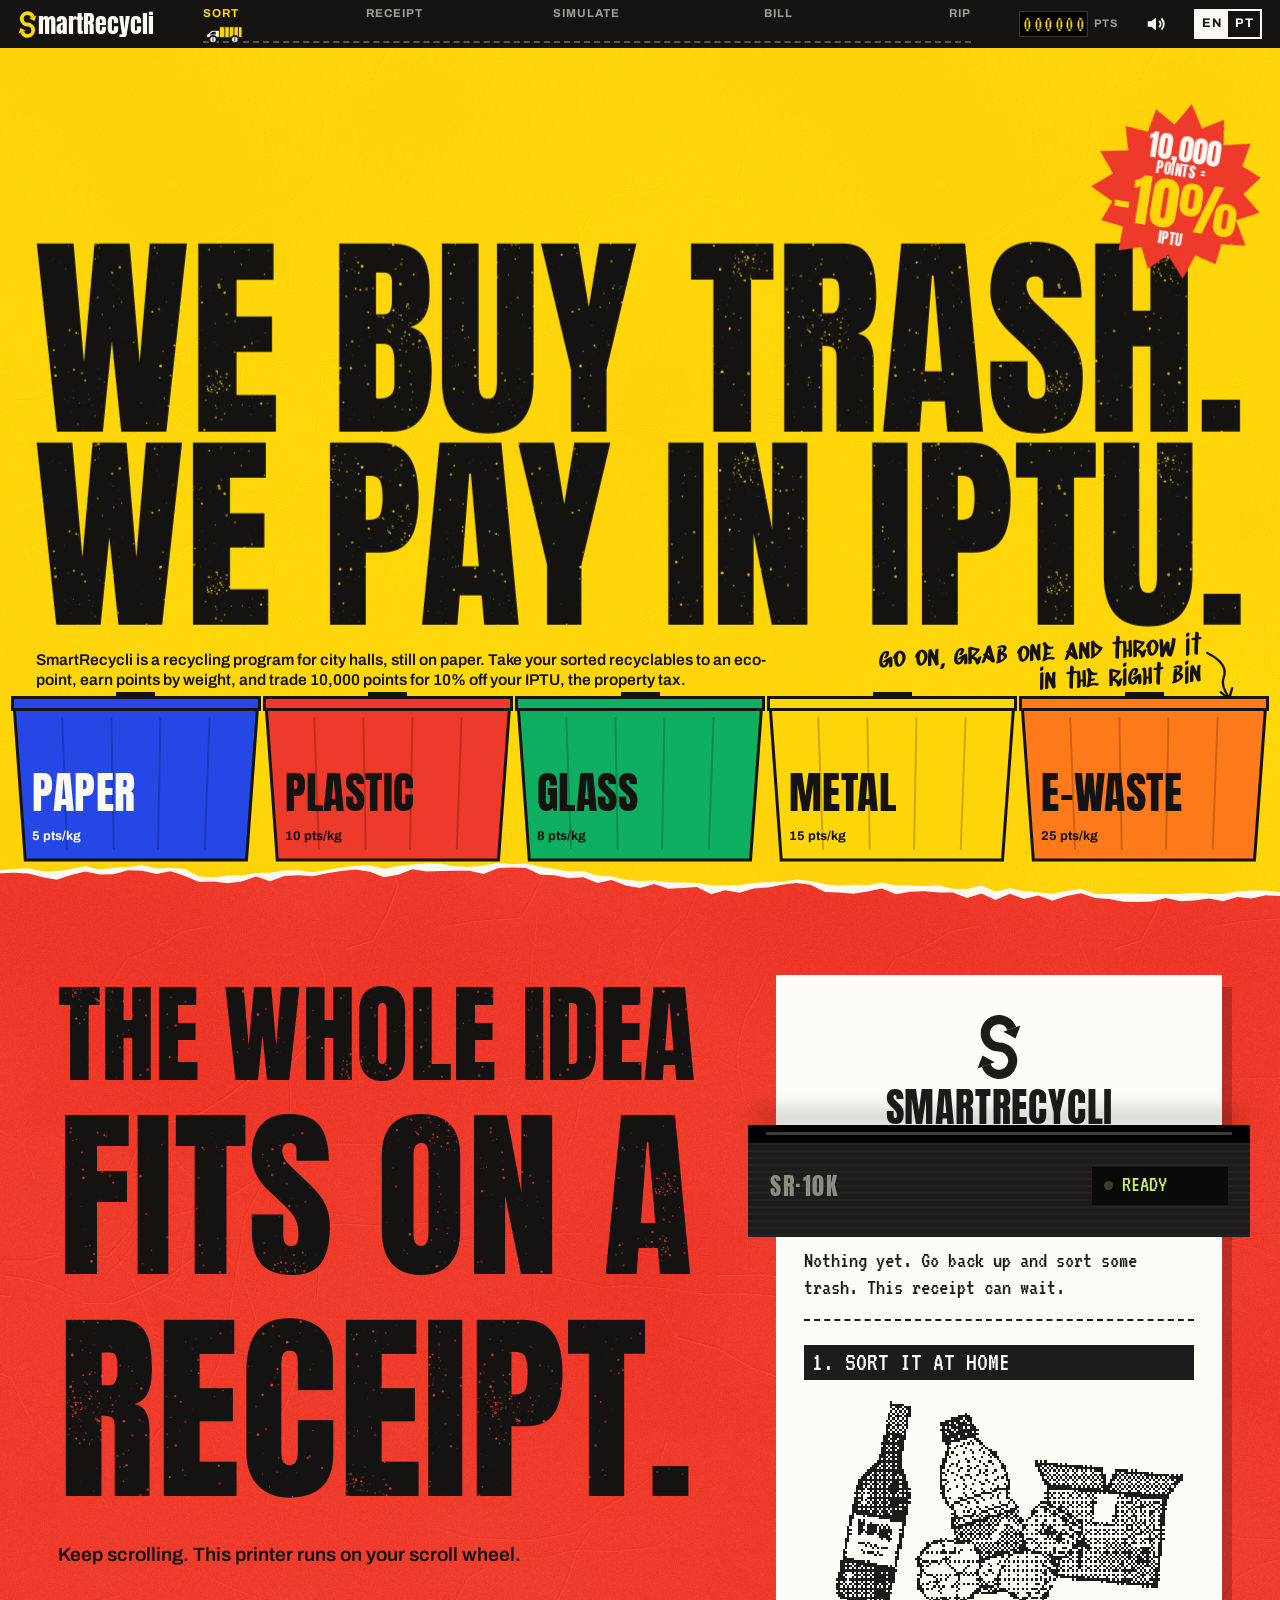
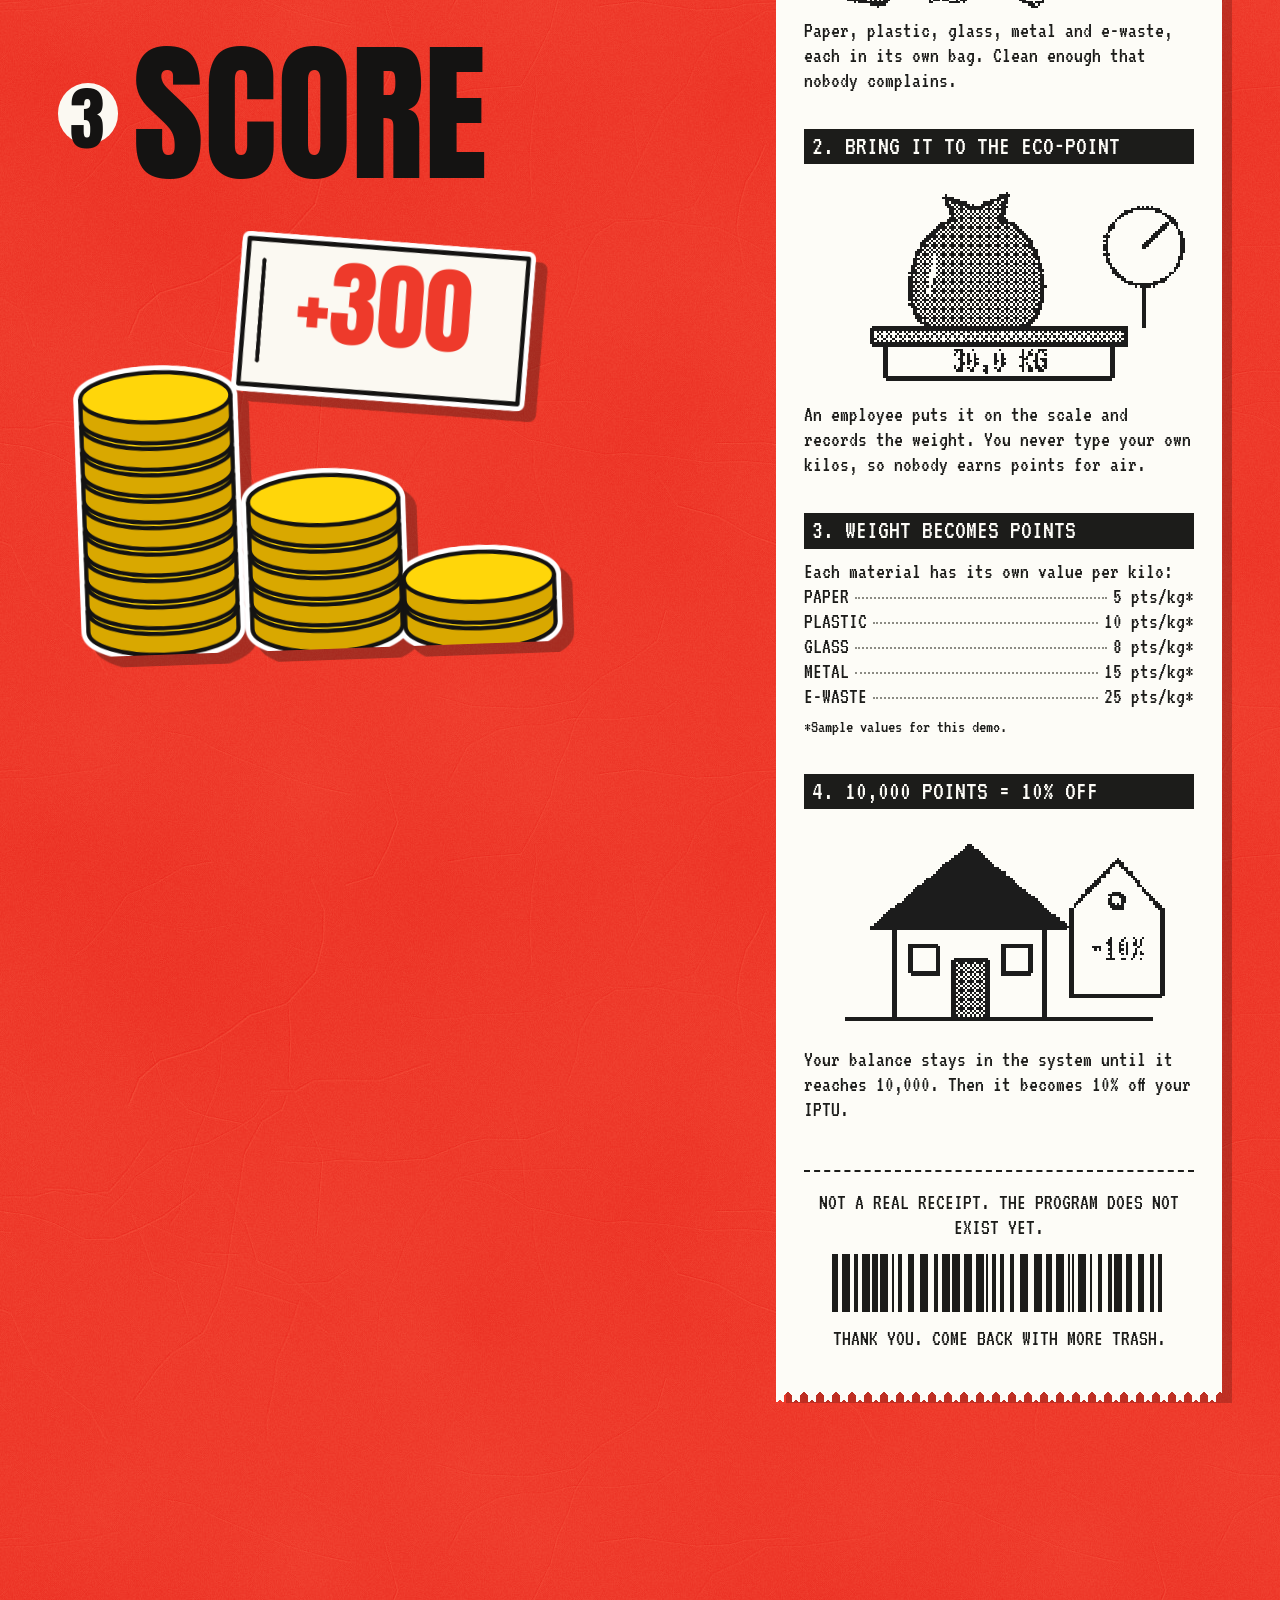
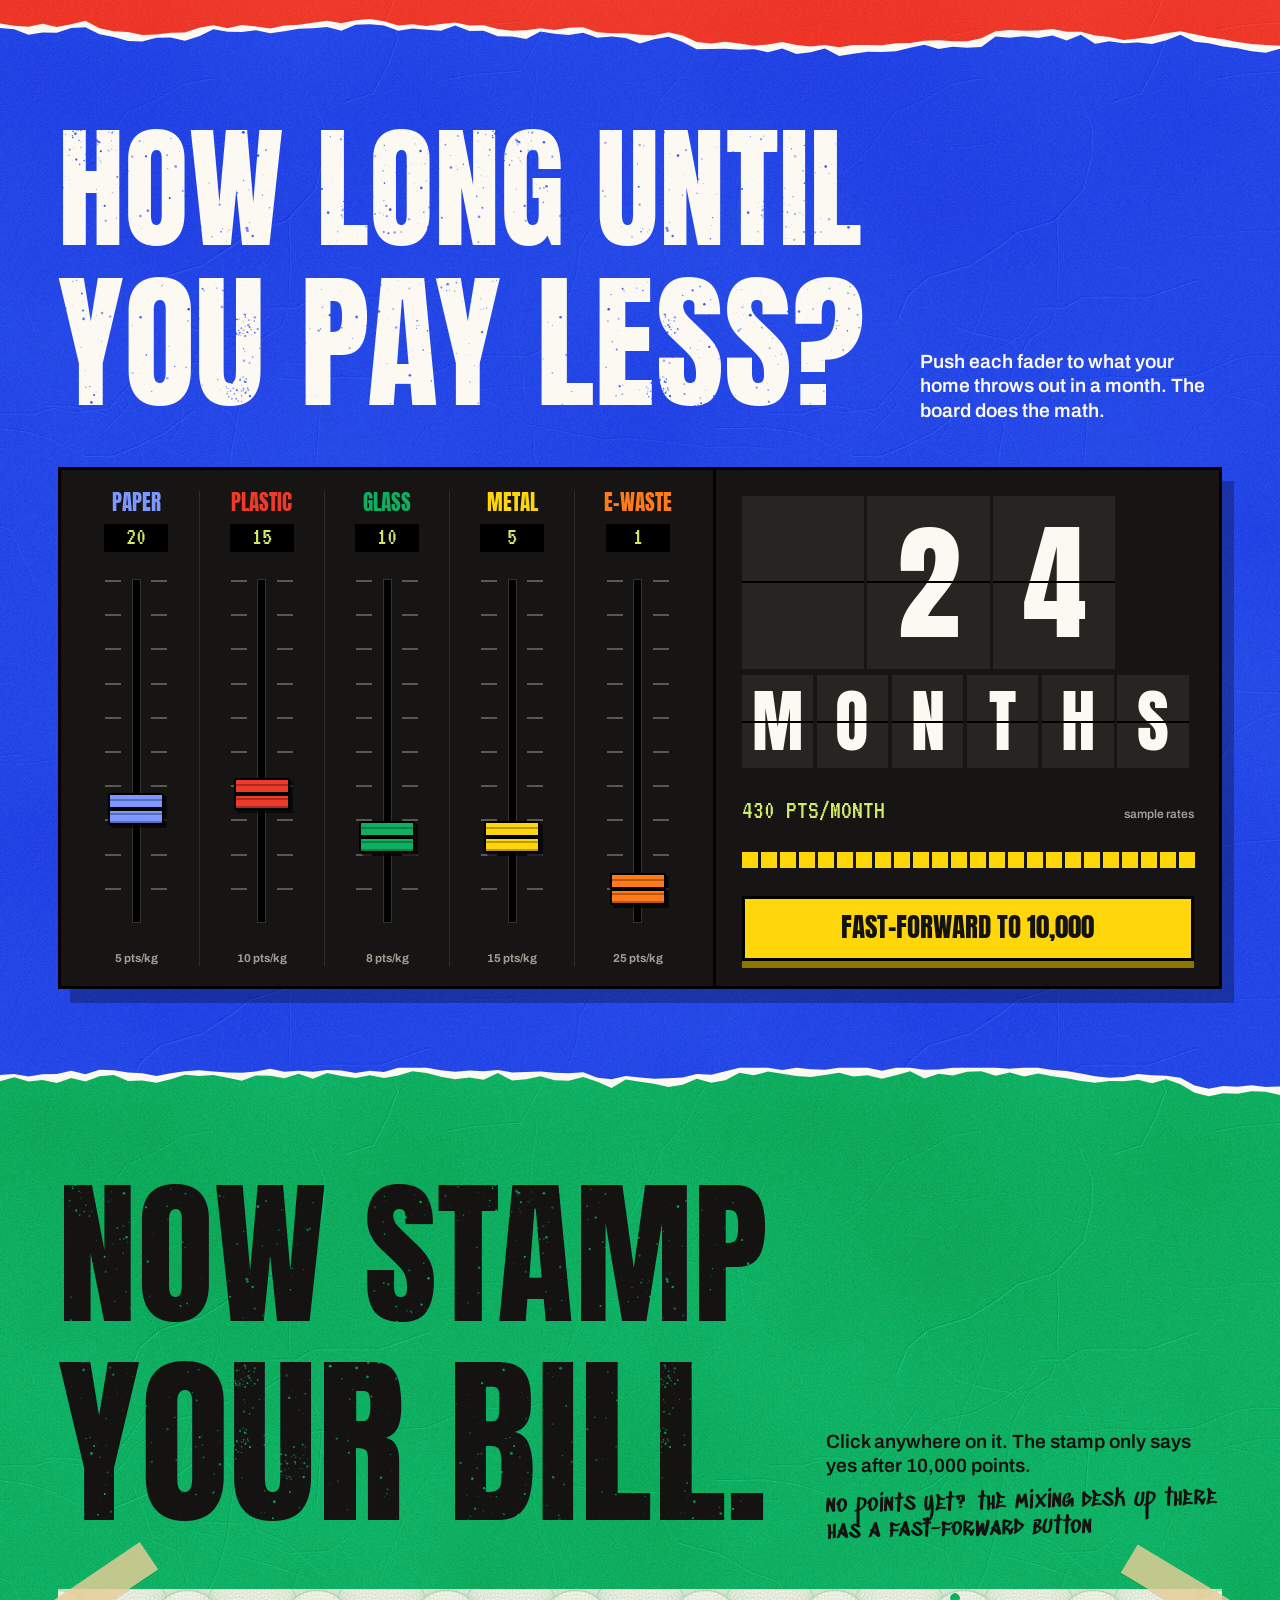
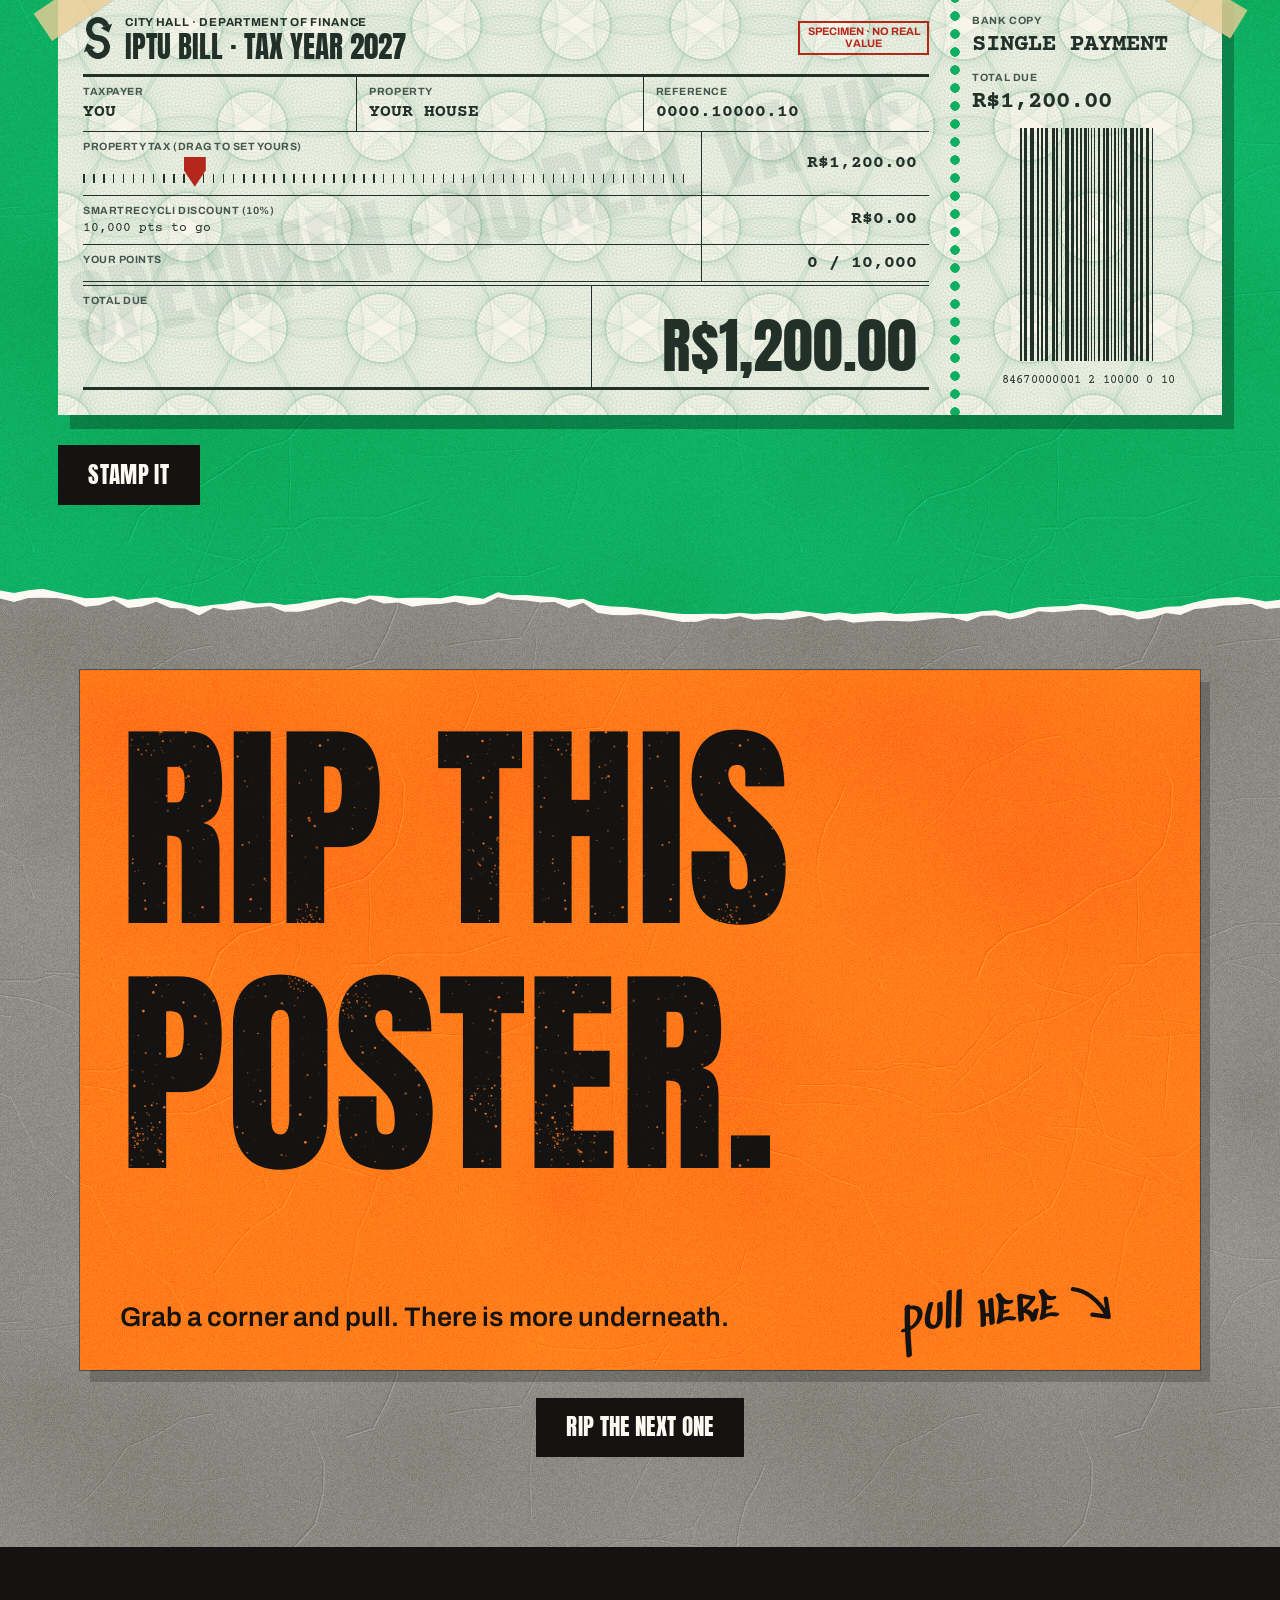
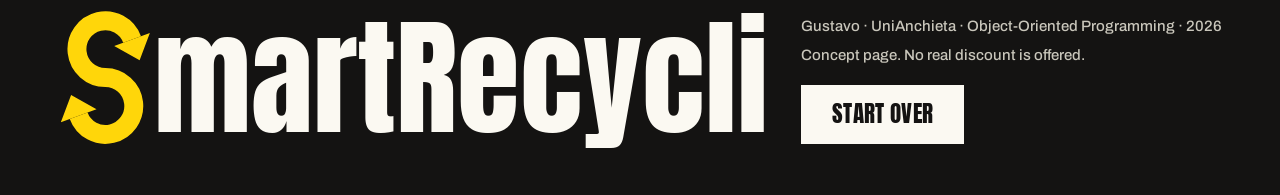
<file: EcoFast-Web/apresentacao/index.html>
<!DOCTYPE html>
<html lang="en">
<head>
<meta charset="UTF-8">
<meta name="viewport" content="width=device-width, initial-scale=1">
<title>SmartRecycli | We buy trash. We pay in IPTU.</title>
<meta name="description" content="SmartRecycli: take your recyclables to an eco-point, earn points by weight, and trade 10,000 points for 10% off your IPTU.">
<meta name="theme-color" content="#141312">
<link rel="icon" href="data:image/svg+xml,%3Csvg xmlns='http://www.w3.org/2000/svg' viewBox='0 0 48 48'%3E%3Crect width='48' height='48' fill='%23FFD60A'/%3E%3Cpath d='M32.46 11.92A9 9 0 1 0 24 24a9 9 0 1 1-8.46 12.08' fill='none' stroke='%23141312' stroke-width='6'/%3E%3Cpath d='M34.85 18.5 38.1 9.87 26.8 13.97zM13.15 29.5 9.9 38.13l11.3-4.1z' fill='%23141312'/%3E%3C/svg%3E">
<style>
@font-face{font-family:"Anton";src:url([data-uri]) format("woff2");font-weight:400;font-style:normal;font-display:block}
@font-face{font-family:"Archivo";src:url([data-uri]) format("woff2");font-weight:100 900;font-style:normal;font-display:block}
@font-face{font-family:"VT323";src:url([data-uri]) format("woff2");font-weight:400;font-style:normal;font-display:block}
@font-face{font-family:"Courier Prime";src:url([data-uri]) format("woff2");font-weight:400;font-style:normal;font-display:block}
@font-face{font-family:"Courier Prime";src:url([data-uri]) format("woff2");font-weight:700;font-style:normal;font-display:block}
@font-face{font-family:"Sedgwick Ave Display";src:url([data-uri]) format("woff2");font-weight:400;font-style:normal;font-display:block}
:root{
  --ink:#141312; --white:#FBF9F2; --paper:#F4EFE2;
  --yellow:#FFD60A; --red:#EE3A2B; --blue:#2447E6; --green:#0FAF62; --orange:#FF7A1A;
  --strip:48px; --binsH:clamp(92px,17vh,168px); --overlap:40px;
  --display:"Anton","Impact","Haettenschweiler","Arial Narrow Bold",sans-serif;
  --text:"Archivo","Segoe UI",system-ui,sans-serif;
  --mono:"Courier Prime","Courier New",monospace;
  --pixel:"VT323","Consolas",monospace;
  --hand:"Sedgwick Ave Display","Comic Sans MS",cursive;
}
*{margin:0;padding:0;box-sizing:border-box}
html{scroll-behavior:smooth;scroll-padding-top:var(--strip);-webkit-text-size-adjust:100%;background:var(--ink)}
body{background:var(--ink);color:var(--ink);font-family:var(--text);font-weight:500;font-size:clamp(16px,1.3vw,20px);line-height:1.42}
main{overflow-x:clip}
button{font:inherit;color:inherit;cursor:pointer;border-radius:0}
svg{display:block}
a{color:inherit}
:focus-visible{outline:3px solid var(--ink);outline-offset:3px;box-shadow:0 0 0 3px var(--white)}
.sr{position:absolute;width:1px;height:1px;overflow:hidden;clip-path:inset(50%);white-space:nowrap}
.hand{font-family:var(--hand);font-weight:400;line-height:1.05}

/* ---------- Top strip ---------- */
.strip{position:fixed;inset:0 0 auto 0;height:var(--strip);z-index:50;background:var(--ink);color:var(--white);display:flex;align-items:stretch;gap:clamp(8px,1.8vw,26px);padding:0 clamp(10px,1.4vw,20px)}
.strip :focus-visible{outline-color:var(--yellow);box-shadow:none;outline-offset:-3px}
.brand{display:flex;align-items:center;text-decoration:none;font-family:var(--display);font-size:24px;color:var(--white);flex:none;letter-spacing:.005em}
.brand svg{width:19px;height:27px;color:var(--yellow);transition:transform .55s cubic-bezier(.5,-.4,.3,1.5);margin-right:1px;overflow:visible}
.brand:hover svg{transform:rotate(180deg)}
.route{flex:1;position:relative;min-width:0;margin:0 clamp(4px,2vw,30px)}
.route ol{display:flex;justify-content:space-between;list-style:none;height:100%;position:relative}
.route li{position:relative;width:0;display:flex;justify-content:center}
.route a{position:absolute;top:5px;white-space:nowrap;font-size:11.5px;font-weight:700;letter-spacing:.09em;text-transform:uppercase;color:#a09d94;text-decoration:none;transition:color .2s}
.route li:first-child a{left:0}.route li:last-child a{right:0}
.route a:hover{color:var(--white)}
.route a.on{color:var(--yellow)}
.road{position:absolute;left:0;right:0;bottom:5px;border-bottom:2px dashed #5a5850;pointer-events:none}
.truck{position:absolute;left:0;bottom:4px;width:40px;height:20px;overflow:visible;pointer-events:none;will-change:transform}
.wheel{transform-box:fill-box;transform-origin:center}
.odo{display:flex;align-items:center;gap:6px;flex:none;font-family:var(--pixel);font-size:22px;color:var(--yellow)}
.odo-d{display:flex;height:26px;overflow:hidden;background:#000;padding:0 3px;box-shadow:inset 0 0 0 1px #3a3934}
.odo-d>span{display:block;width:10.500px;height:26px;overflow:hidden;line-height:26px;text-align:center}
.odo-d>span>i{display:block;font-style:normal;transition:transform .55s cubic-bezier(.2,.9,.25,1)}
.odo-d>span>i>u{display:block;height:26px;text-decoration:none}
.odo-l{font-family:var(--text);font-weight:700;font-size:11px;letter-spacing:.08em;color:#a09d94}
.snd{flex:none;background:none;border:0;width:30px;display:grid;place-items:center;color:var(--white)}
.snd svg{width:22px;height:22px}
.snd .mt{display:none}
.snd[aria-pressed=false] .mt{display:block}
.snd[aria-pressed=false] .wv{display:none}
.snd[aria-pressed=false]{color:#a09d94}
.lang{flex:none;align-self:center;display:flex;border:2px solid var(--white);background:none;color:var(--white);font-family:var(--text);font-weight:700;font-size:12.5px;letter-spacing:.05em;height:30px}
.lang span{display:grid;place-items:center;width:32px;height:100%;transition:background .15s,color .15s}
.lang span.on{background:var(--white);color:var(--ink)}
.lang:hover span:not(.on){background:#3a3934}

/* ---------- Hero poster ---------- */
.hero{position:relative;height:100vh;height:100svh;min-height:560px;background:var(--yellow);overflow:hidden;touch-action:pan-y;user-select:none;-webkit-user-select:none}
.hero canvas{position:absolute;left:0;top:0;width:100%;height:100%;display:block}
.hero.grabbing,.hero.grabbing *{cursor:grabbing!important}
.sticker{position:absolute;left:0;top:0;width:clamp(112px,13.500vw,212px);aspect-ratio:1;z-index:3;pointer-events:none;container-type:inline-size;opacity:0;will-change:transform}
.sticker polygon{fill:var(--red)}
.sticker svg{width:100%;height:100%;overflow:visible}
.st-in{position:absolute;inset:0;display:flex;flex-direction:column;align-items:center;justify-content:center;color:var(--white);font-family:var(--display);text-align:center;line-height:1}
.st-in b{font-weight:400;font-size:17cqw}
.st-in i{font-style:normal;font-size:8.500cqw;letter-spacing:.04em}
.st-in .st-off{font-size:33cqw;color:var(--yellow);line-height:.96}
.hero-info{position:absolute;left:clamp(14px,2.800vw,44px);right:clamp(14px,2.800vw,44px);bottom:calc(var(--binsH) + var(--overlap) + 12px);display:flex;align-items:flex-end;justify-content:space-between;gap:24px;z-index:2;pointer-events:none}
.lead{max-width:47em;padding-bottom:4px;font-weight:600;font-size:clamp(14.500px,1.220vw,19px);line-height:1.32}
.note{flex:none;display:flex;align-items:flex-end;gap:2px;font-family:var(--hand);font-size:clamp(20px,2.200vw,34px);line-height:1;max-width:13em;transform:rotate(-2.500deg);text-align:right;color:var(--ink)}
.note svg{width:clamp(30px,3.200vw,46px);flex:none;margin-bottom:-14px}
.bins{position:absolute;left:0;right:0;bottom:var(--overlap);height:var(--binsH);display:grid;grid-template-columns:repeat(5,1fr);gap:clamp(2px,.5vw,7px);padding:0 clamp(4px,1vw,14px);z-index:4}
.bin{position:relative;background:none;border:0;color:var(--fg);text-align:left;display:block;height:100%;transition:transform .14s;touch-action:manipulation}
.bin:hover{transform:translateY(-3px)}
.bin-art{position:absolute;inset:0;width:100%;height:100%;overflow:visible}
.bin-art .b{fill:var(--c);stroke:var(--ink);stroke-width:3px;vector-effect:non-scaling-stroke}
.bin-art .r{fill:none;stroke:rgba(0,0,0,.2);stroke-width:2px;vector-effect:non-scaling-stroke}
.bin::before{content:"";position:absolute;left:1%;right:1%;top:-3px;height:13px;background:var(--ink)}
.lid{position:absolute;left:-.8%;right:-.8%;top:-11px;height:15px;background:var(--c);border:3px solid var(--ink);transform-origin:1% 100%;transition:transform .15s cubic-bezier(.3,1.6,.5,1);z-index:2}
.lid::after{content:"";position:absolute;right:42%;width:16%;top:-7px;height:5px;background:var(--ink)}
.bin:hover .lid,.bin:focus-visible .lid,.bin.open .lid{transform:rotate(-4.500deg) translateY(-3px)}
.bin-name{position:absolute;left:clamp(6px,8%,24px);bottom:clamp(14px,30%,50px);font-family:var(--display);font-size:clamp(13px,3.400vw,58px);line-height:1;letter-spacing:.01em;white-space:nowrap}
.bin-rate{position:absolute;left:clamp(6px,8%,24px);bottom:clamp(5px,10%,20px);font-size:clamp(9.500px,1vw,14px);font-weight:700;white-space:nowrap}
.bin-count{position:absolute;right:clamp(6px,8%,22px);top:clamp(10px,18%,24px);font-family:var(--hand);font-size:clamp(18px,2.400vw,38px);line-height:1;transform:rotate(-6deg);opacity:0}
.bin-count.on{opacity:1}
.bin.gulp{animation:gulp .34s cubic-bezier(.3,1.5,.5,1)}
.bin.nope{animation:nope .42s}
@keyframes gulp{30%{transform:scale(1.03,.93) translateY(6px)}60%{transform:scale(.98,1.04) translateY(-4px)}}
@keyframes nope{15%{transform:translateX(-7px) rotate(-1.200deg)}35%{transform:translateX(6px) rotate(1deg)}55%{transform:translateX(-4px)}75%{transform:translateX(2px)}}
.tag{position:absolute;left:0;top:0;z-index:6;background:var(--ink);color:var(--white);padding:3px 8px 4px;font-size:13px;font-weight:700;white-space:nowrap;pointer-events:none;opacity:0;transition:opacity .1s}
.tag.on{opacity:1}
.tag small{font-weight:500;opacity:.75;font-size:12px;margin-left:6px}
.wrongnote{position:absolute;left:0;top:0;z-index:7;background:var(--white);border:3px solid var(--ink);padding:6px 12px 8px;font-family:var(--hand);font-size:clamp(19px,2vw,30px);line-height:1;pointer-events:none;opacity:0;white-space:nowrap}
.wrongnote.on{animation:note 2.400s both}
@keyframes note{0%{opacity:0;scale:.6}6%{opacity:1;scale:1.05}10%{scale:1}85%{opacity:1}100%{opacity:0}}
.flyer{position:fixed;left:0;top:0;z-index:60;font-family:var(--display);font-size:clamp(22px,3vw,44px);color:var(--ink);background:var(--white);border:3px solid var(--ink);padding:0 8px 2px;pointer-events:none;line-height:1.2}

/* ---------- Sheets ---------- */
.sheet{position:relative;margin-top:calc(var(--overlap)*-1);background:var(--white);z-index:1}
.sheet-bg{position:absolute;inset:0;background-color:var(--c);background-image:var(--tile);background-size:768px 768px;background-blend-mode:overlay;z-index:0;pointer-events:none}
.sheet>:not(.sheet-bg){position:relative;z-index:1}
.red{--c:var(--red)}.blue{--c:var(--blue)}.green{--c:var(--green)}.wall{--c:#8e8c85}
.fit{font-family:var(--display);font-weight:400;text-transform:uppercase;display:block}
.fit .ln{display:block;width:max-content;white-space:nowrap;line-height:1.1;letter-spacing:.002em}
.fit .ln.acc{margin-top:.17em}
.ink{-webkit-mask-image:var(--speckle);mask-image:var(--speckle);-webkit-mask-size:420px;mask-size:420px}
.sub{font-weight:600;font-size:clamp(17px,1.500vw,24px);line-height:1.28;max-width:30em}
.btn{background:var(--ink);color:var(--white);border:3px solid var(--ink);padding:.62em 1.200em .7em;font-family:var(--display);font-size:clamp(19px,1.800vw,27px);letter-spacing:.015em;line-height:1;text-transform:uppercase;transition:transform .08s}
.btn:hover{background:var(--white);color:var(--ink)}
.btn:active{transform:translateY(3px)}
.btn.light{background:var(--white);color:var(--ink);border-color:var(--white)}
.btn.light:hover{background:var(--yellow);border-color:var(--yellow)}

/* ---------- Receipt ---------- */
.print-grid{display:grid;grid-template-columns:minmax(0,1fr) minmax(0,446px);column-gap:clamp(30px,6vw,110px);padding:clamp(80px,9vw,130px) clamp(16px,4.500vw,72px) 0}
.p-side{align-self:start;position:static;min-width:0;display:contents}
.p-side>h2,.p-side>.sub{grid-column:1}
.print-grid{grid-template-rows:auto auto 1fr}
.p-side>.sub{margin-top:clamp(12px,1.600vw,22px)}
.p-col{grid-column:2;grid-row:1/4;position:relative;min-width:0}
.p-step{grid-column:1;grid-row:3;align-self:start;position:sticky;top:calc(var(--strip) + 3.500vh);margin-top:7vh;padding-bottom:60px;min-width:0}
.p-word{display:flex;align-items:center;gap:.1em;font-family:var(--display);color:var(--ink);line-height:1.08;font-size:clamp(60px,17vh,180px);white-space:nowrap}
.p-word b{font-weight:400;flex:none;width:.86em;height:.86em;border-radius:50%;background:var(--white);display:grid;place-items:center;font-size:.46em;line-height:1}
.p-art{position:relative;height:clamp(240px,50vh,500px);margin-top:1.500vh;max-width:100%}
.p-art canvas{position:absolute;left:0;top:0;height:100%;width:auto;max-width:100%;object-fit:contain;object-position:left top;display:none;transform-origin:30% 50%}
.p-art canvas.on{display:block}
.p-step.slam-a .p-word{animation:stepIn .2s cubic-bezier(.2,1.4,.4,1)}
.p-step.slam-a canvas.on{animation:artIn .26s cubic-bezier(.2,1.5,.4,1)}
@keyframes stepIn{0%{transform:scale(1.12);opacity:0}100%{transform:none;opacity:1}}
@keyframes artIn{0%{transform:scale(1.2) rotate(-6deg);opacity:0}100%{transform:none;opacity:1}}
.paper{position:relative;background:#FDFCF7;color:#1c1c1a;font-family:var(--pixel);font-size:22px;line-height:1.14;padding:40px 28px 34px;box-shadow:10px 12px 0 rgba(0,0,0,.2)}
.paper::after{content:"";position:absolute;left:0;right:0;bottom:-11px;height:12px;background:linear-gradient(135deg,#FDFCF7 49%,transparent 50%) 0 0/16px 12px,linear-gradient(225deg,#FDFCF7 49%,transparent 50%) 8px 0/16px 12px;background-repeat:repeat-x}
.paper hr{border:0;border-top:2px dashed #1c1c1a;margin:18px 0}
.rc-head{text-align:center}
.rc-head svg{width:46px;height:64px;margin:0 auto 6px}
.rc-head h3{font-family:var(--display);font-weight:400;font-size:40px;line-height:1.1;letter-spacing:.02em}
.rc-head p{text-transform:uppercase}
.rc-step{padding:6px 0 30px}
.rc-step h4{font-weight:400;font-size:27px;line-height:1.05;margin-bottom:10px;background:#1c1c1a;color:#FDFCF7;padding:3px 8px 4px}
.dith{display:block;width:100%;height:auto;image-rendering:pixelated;margin:8px 0 10px}
.rc-small{font-size:18px;margin-top:8px}
.rc-center{text-align:center;text-transform:uppercase;margin:6px 0}
.rc-line{display:flex;align-items:baseline;gap:6px}
.rc-line i{flex:1;border-bottom:2px dotted #8c8b84;transform:translateY(-4px);min-width:10px}
.rc-line.total{font-size:30px;margin-top:8px}
.rc-empty{font-size:23px}
.rc-bar{height:14px;border:2px solid #1c1c1a;margin:8px 0 2px}
.rc-bar div{height:100%;background:repeating-linear-gradient(90deg,#1c1c1a 0 3px,transparent 3px 5px)}
.barcode{display:flex;align-items:stretch;justify-content:center;height:58px;margin:14px 0}
.barcode i{display:block;background:#1c1c1a}
.printer{position:sticky;bottom:0;margin:150px -28px 0;height:112px;z-index:3;color:var(--white)}
.printer .lip{position:absolute;left:0;right:0;top:0;height:18px;background:#000;box-shadow:0 -16px 20px -6px rgba(0,0,0,.5)}
.printer .lip::after{content:"";position:absolute;left:18px;right:18px;top:7px;height:3px;background:#3f3e39}
.pr-face{position:absolute;left:0;right:0;top:18px;bottom:0;background:#1d1c1a;display:flex;align-items:center;justify-content:space-between;padding:0 22px 8px;background-image:repeating-linear-gradient(180deg,rgba(255,255,255,.03) 0 2px,transparent 2px 7px)}
.pr-name{font-family:var(--display);font-size:24px;letter-spacing:.06em;color:#8d8b82}
.pr-lcd{display:flex;align-items:center;gap:9px;font-family:var(--pixel);font-size:23px;background:#0a0a09;color:#CFEA6B;padding:2px 12px 3px;min-width:136px}
.pr-lcd i{width:9px;height:9px;border-radius:50%;background:#37412a}
.printer.busy .pr-lcd i{background:#CFEA6B;box-shadow:0 0 8px #CFEA6B}

/* ---------- Mixer ---------- */
.mix-in{padding:clamp(80px,8vw,120px) clamp(16px,4.500vw,72px) clamp(90px,9vw,130px)}
.blue .ink,.blue .sub{color:var(--white)}
.mix-head{display:grid;grid-template-columns:minmax(0,1fr) minmax(220px,26%);gap:clamp(20px,4vw,60px);align-items:end;margin-bottom:clamp(26px,3.400vw,48px)}
.desk{display:grid;grid-template-columns:minmax(0,1.3fr) minmax(0,1fr);background:#161513;color:var(--white);border:3px solid #000;box-shadow:12px 14px 0 rgba(0,0,0,.28)}
.channels{display:grid;grid-template-columns:repeat(5,1fr);border-right:3px solid #000;padding:clamp(14px,1.600vw,24px) clamp(4px,1vw,14px)}
.ch{--h:clamp(220px,42vh,430px);display:flex;flex-direction:column;align-items:center;gap:10px;min-width:0}
.ch+.ch{border-left:1px solid #2d2c28}
.ch-name{font-family:var(--display);font-size:clamp(13px,1.650vw,27px);color:var(--c);line-height:1.1;white-space:nowrap}
.ch-val{font-family:var(--pixel);font-size:clamp(21px,2vw,31px);color:#CFEA6B;background:#000;padding:0 7px 1px;line-height:1.05;min-width:2.500em;text-align:center}
.ch-track{position:relative;width:100%;height:var(--h)}
.ch-track::before{content:"";position:absolute;left:50%;top:18px;bottom:18px;width:7px;margin-left:-3.500px;background:#000;box-shadow:0 0 0 1px #34332e}
.ch-track::after{content:"";position:absolute;left:50%;top:18px;bottom:18px;width:clamp(36px,5vw,62px);transform:translateX(-50%);background:repeating-linear-gradient(180deg,#5a5850 0 2px,transparent 2px 10%);z-index:0;-webkit-mask:linear-gradient(90deg,#000 0 26%,transparent 26% 74%,#000 74%);mask:linear-gradient(90deg,#000 0 26%,transparent 26% 74%,#000 74%)}
.ch input{position:absolute;left:50%;top:50%;width:var(--h);height:62px;transform:translate(-50%,-50%) rotate(-90deg);-webkit-appearance:none;appearance:none;background:transparent;cursor:grab;touch-action:none;z-index:1}
.ch input:active{cursor:grabbing}
.ch input:focus-visible{outline:none;box-shadow:none}
.ch input::-webkit-slider-runnable-track{height:8px;background:transparent}
.ch input::-moz-range-track{height:8px;background:transparent}
.ch input::-webkit-slider-thumb{-webkit-appearance:none;width:32px;height:clamp(34px,4.400vw,56px);margin-top:calc((clamp(34px,4.400vw,56px) - 8px)/-2);background-color:var(--c);background-image:linear-gradient(90deg,transparent 0 44%,#000 44% 56%,transparent 56%),linear-gradient(90deg,rgba(0,0,0,.28) 0 2px,transparent 2px 8px,rgba(0,0,0,.28) 8px 10px,transparent 10px 22px,rgba(0,0,0,.28) 22px 24px,transparent 24px 30px,rgba(0,0,0,.28) 30px);border:2px solid #000;box-shadow:-3px 3px 0 rgba(0,0,0,.6);border-radius:2px}
.ch input::-moz-range-thumb{width:28px;height:clamp(34px,4.400vw,56px);background-color:var(--c);background-image:linear-gradient(90deg,transparent 0 44%,#000 44% 56%,transparent 56%);border:2px solid #000;border-radius:2px}
.ch input:focus-visible::-webkit-slider-thumb{box-shadow:0 0 0 3px var(--white)}
.ch-rate{font-size:clamp(9.500px,.9vw,12.500px);color:#a09d94;font-weight:700;white-space:nowrap}
.out{padding:clamp(16px,2vw,30px);display:flex;flex-direction:column;gap:clamp(12px,1.400vw,20px);min-width:0;justify-content:space-between;container-type:inline-size}
.board{--fw:27cqw;--fh:calc(var(--fw)*1.42);display:flex;flex-direction:column;gap:6px;align-items:flex-start}
.row{display:flex;gap:.8cqw}
.r-word{--fw:15.800cqw;--fh:calc(var(--fw)*1.3)}
.fl{position:relative;display:block;width:var(--fw);height:var(--fh);font-family:var(--display);font-size:calc(var(--fh)*.74);color:var(--white);perspective:calc(var(--fh)*4);flex:none}
.fl>span{position:absolute;left:0;right:0;height:50%;overflow:hidden;background:#262522;backface-visibility:hidden}
.fl>span>i{position:absolute;left:0;right:0;height:var(--fh);line-height:var(--fh);text-align:center;font-style:normal}
.fl .t{top:0;box-shadow:inset 0 -1px 0 #000}.fl .b{top:50%}
.fl .t>i{top:0}.fl .b>i{top:calc(var(--fh)/-2)}
.fl .ft{top:0;transform-origin:50% 100%;z-index:2}.fl .ft>i{top:0}
.fl .fb{top:50%;transform-origin:50% 0;z-index:2;transform:rotateX(90deg)}.fl .fb>i{top:calc(var(--fh)/-2)}
.fl::after{content:"";position:absolute;left:0;right:0;top:50%;height:2px;margin-top:-1px;background:#000;z-index:3}
.read{display:flex;flex-wrap:wrap;justify-content:space-between;align-items:baseline;gap:4px 14px;font-family:var(--pixel);font-size:clamp(24px,2.100vw,33px);color:#CFEA6B;line-height:1}
.read small{font-family:var(--text);font-size:12px;color:#a09d94;font-weight:600}
.leds{display:grid;grid-template-columns:repeat(24,1fr);gap:3px}
.leds i{display:block;aspect-ratio:1;background:#2c2b27;transition:background .12s}
.leds i.on{background:var(--yellow)}
.ff{background:var(--yellow);color:var(--ink);border:3px solid #000;font-family:var(--display);font-size:clamp(20px,2.100vw,33px);line-height:1;padding:.55em .5em .62em;box-shadow:0 7px 0 #8d7600;transition:transform .07s,box-shadow .07s;text-transform:uppercase}
.ff:hover:not(:disabled){background:#ffe34d}
.ff:active:not(:disabled){transform:translateY(6px);box-shadow:0 1px 0 #8d7600}
.ff:disabled{background:#37362f;color:#8d8b82;box-shadow:0 7px 0 #24231f;cursor:default}
.ff:focus-visible{outline-color:var(--white);box-shadow:0 7px 0 #8d7600}

/* ---------- Bill ---------- */
.bill-in{padding:clamp(80px,8vw,120px) clamp(16px,4.500vw,72px) clamp(90px,9vw,130px)}
.bill-head{display:grid;grid-template-columns:minmax(0,1fr) minmax(240px,34%);gap:clamp(20px,4vw,60px);align-items:end;margin-bottom:clamp(28px,3.500vw,52px)}
.bill-side .hand{font-size:clamp(20px,1.900vw,29px);margin-top:14px;transform:rotate(-1.200deg);transform-origin:0 0;max-width:19em}
.bill-wrap{position:relative;max-width:1240px;margin:0 auto}
.tape{position:absolute;z-index:3;width:clamp(70px,10vw,150px);height:clamp(22px,2.600vw,38px);background:rgba(232,205,150,.82);box-shadow:0 1px 0 rgba(0,0,0,.12);pointer-events:none}
.tape.t1{left:-2.200%;top:-14px;transform:rotate(-34deg)}
.tape.t2{right:-2.200%;top:-14px;transform:rotate(31deg)}
.bill{position:relative;display:grid;grid-template-columns:minmax(0,1fr) clamp(190px,23%,280px);background:#F7F4E9;color:#22302a;box-shadow:12px 14px 0 rgba(0,0,0,.26);font-family:var(--mono);overflow:hidden;cursor:none;user-select:none;-webkit-user-select:none}
#guilloche{position:absolute;inset:0;width:100%;height:100%;mix-blend-mode:multiply;pointer-events:none}
.b-spec{position:absolute;left:37%;top:52%;transform:translate(-50%,-50%) rotate(-14deg);font-family:var(--display);font-size:clamp(34px,6.800vw,104px);color:rgba(20,70,50,.07);white-space:nowrap;pointer-events:none;text-transform:uppercase}
.b-main{position:relative;padding:clamp(14px,2vw,30px);min-width:0}
.b-top{display:grid;grid-template-columns:auto 1fr auto;gap:12px;align-items:center;padding-bottom:12px;border-bottom:3px solid #22302a}
.b-top svg{width:30px;height:42px}
.b-top small{display:block;font-family:var(--text);font-size:clamp(10px,.900vw,13px);font-weight:700;letter-spacing:.06em;text-transform:uppercase}
.b-top strong{display:block;font-family:var(--display);font-weight:400;font-size:clamp(20px,2.300vw,36px);line-height:1.08;text-transform:uppercase}
.b-top em{font-style:normal;font-family:var(--text);font-size:clamp(9.500px,.850vw,12.500px);font-weight:700;border:2px solid #b4281c;color:#b4281c;padding:3px 7px;text-transform:uppercase;text-align:center;max-width:12em;line-height:1.1}
.b-row{display:flex;align-items:stretch;border-bottom:1.500px solid #22302a}
.b-row.three>.f{flex:1}
.b-row .f{padding:8px 12px 8px 0;min-width:0}
.b-row .f+.f{border-left:1.500px solid #22302a;padding-left:12px}
.f label{display:block;font-family:var(--text);font-size:clamp(9.500px,.820vw,12px);font-weight:700;letter-spacing:.05em;text-transform:uppercase;color:#46574f;margin-bottom:2px}
.f b{font-weight:700;font-size:clamp(15px,1.400vw,21px);line-height:1.15;display:block}
.f small{font-family:var(--mono);font-size:clamp(13px,1.050vw,16px);line-height:1.1;display:block;min-height:1.1em}
.grow{flex:1}
.val{flex:none;width:clamp(120px,27%,240px);text-align:right;display:flex;flex-direction:column;justify-content:center;align-items:flex-end}
.val b{font-variant-numeric:tabular-nums}
.tax{cursor:default}
.tax input{-webkit-appearance:none;appearance:none;width:100%;height:30px;background:repeating-linear-gradient(90deg,#22302a 0 1.500px,transparent 1.500px 10px) left bottom 4px/100% 9px no-repeat;cursor:ew-resize;touch-action:none;display:block}
.tax input::-webkit-slider-runnable-track{height:30px;background:none}
.tax input::-moz-range-track{height:30px;background:none}
.tax input::-webkit-slider-thumb{-webkit-appearance:none;width:22px;height:30px;background:#b4281c;clip-path:polygon(0 0,100% 0,100% 45%,50% 100%,0 45%)}
.tax input::-moz-range-thumb{width:22px;height:30px;background:#b4281c;border:0;border-radius:0}
.tax input:focus-visible{outline:2px solid #22302a;box-shadow:none}
.total{border-bottom:3px solid #22302a;border-top:1.500px solid #22302a;margin-top:3px}
.total .val{width:clamp(160px,40%,360px)}
.total .val b{font-family:var(--display);font-weight:400;font-size:clamp(34px,4.700vw,72px);line-height:1.08}
.total .val s{font-size:clamp(14px,1.400vw,20px);color:#b4281c;min-height:1.1em}
.total small{margin-top:4px;color:#0b6b45;font-weight:700}
.b-stub{position:relative;padding:clamp(14px,2vw,30px) clamp(12px,1.400vw,22px);border-left:0;display:flex;flex-direction:column;gap:12px;min-width:0}
.b-stub::before{content:"";position:absolute;left:-7px;top:0;bottom:0;width:14px;background:radial-gradient(circle at center,var(--green) 4.500px,transparent 5px) center top/14px 18px repeat-y}
.b-stub .f b{font-size:clamp(17px,1.900vw,29px)}
.barcode.tall{flex:1;min-height:70px;margin:0}
.barcode.tall i{background:#22302a}
.b-lin{font-size:clamp(11px,.900vw,13.500px);text-align:center;letter-spacing:.02em}
.b-ink{position:absolute;inset:0;pointer-events:none;overflow:hidden}
.ink-stamp{position:absolute;left:0;top:0;transform:translate(-50%,-50%) rotate(var(--r));color:var(--i);border:clamp(3px,.42vw,6px) solid var(--i);outline:1.500px solid var(--i);outline-offset:clamp(2px,.25vw,4px);padding:.16em .55em .2em;font-family:var(--display);font-size:clamp(20px,3.200vw,50px);line-height:1.04;text-align:center;white-space:nowrap;mix-blend-mode:multiply;-webkit-mask-image:var(--speckle);mask-image:var(--speckle);-webkit-mask-size:300px;mask-size:300px;animation:inkIn .1s linear both;text-transform:uppercase}
.ink-stamp small{display:block;font-size:.62em}
@keyframes inkIn{0%{opacity:0}100%{opacity:.93}}
.stamper{position:absolute;left:0;top:0;width:clamp(84px,9vw,128px);z-index:5;pointer-events:none;opacity:0;transition:opacity .12s;filter:drop-shadow(4px 8px 0 rgba(0,0,0,.25));will-change:transform}
.stamper.on{opacity:1}
.stamper svg{transition:transform .07s ease-in}
.stamper.down svg{transform:translateY(12%) scale(1,.97)}
#stampBtn{margin-top:30px}

/* ---------- Rip ---------- */
.rip-in{padding:clamp(80px,7vw,110px) clamp(16px,4.500vw,72px) clamp(90px,7vw,110px);display:flex;flex-direction:column;align-items:center;gap:28px}
.stage{position:relative;width:min(100%,1120px,calc((100vh - var(--strip) - 130px)*1.6));aspect-ratio:16/10;container-type:inline-size;user-select:none;-webkit-user-select:none}
.poster{position:absolute;inset:0;background-color:var(--p);color:var(--pf);background-image:var(--tile);background-size:768px;background-blend-mode:overlay;padding:3.200cqw 3.600cqw;display:flex;flex-direction:column;justify-content:space-between;gap:1.500cqw;overflow:hidden;box-shadow:0 0 0 1px rgba(0,0,0,.12)}
.poster.last{--p:var(--paper);--pf:var(--ink);box-shadow:10px 12px 0 rgba(0,0,0,.2)}
.poster p{font-size:clamp(15px,2.400cqw,28px);line-height:1.24;font-weight:600;max-width:40em}
.poster .fit{-webkit-mask-image:var(--speckle);mask-image:var(--speckle);-webkit-mask-size:420px;mask-size:420px}
.code-row{display:grid;grid-template-columns:auto auto;justify-content:start;gap:1cqw 5cqw}
.code{font-family:var(--mono);font-size:clamp(10.500px,1.780cqw,21px);line-height:1.22;white-space:pre}
.code code{font:inherit}
.pull{position:absolute;right:7.500cqw;bottom:3.200cqw;font-size:clamp(22px,4cqw,46px);transform:rotate(-5deg);display:flex;align-items:flex-end;gap:.15em}
.pull svg{width:1.100em;height:1.100em;flex:none}
.scraps{position:absolute;inset:0;pointer-events:none;z-index:3}
.scrap{position:absolute;background-color:var(--p);background-image:var(--tile);background-size:768px;background-blend-mode:overlay}
.peel{position:absolute;inset:0;width:100%;height:100%;overflow:visible;pointer-events:none;z-index:4}
.hot{position:absolute;width:max(84px,20cqw);height:max(84px,20cqw);cursor:grab;touch-action:none;z-index:5}
.hot[data-c=tl]{left:0;top:0}.hot[data-c=tr]{right:0;top:0}.hot[data-c=bl]{left:0;bottom:0}.hot[data-c=br]{right:0;bottom:0}
.stage.done .hot{display:none}
.stage.pulling .hot{cursor:grabbing}

/* ---------- Footer ---------- */
.foot{position:relative;z-index:2;background:var(--ink);color:var(--white);padding:clamp(40px,5vw,70px) clamp(16px,4.500vw,72px) clamp(36px,4vw,60px);display:flex;justify-content:space-between;align-items:flex-end;gap:32px;flex-wrap:wrap}
.foot-logo{display:flex;align-items:center;font-family:var(--display);font-size:clamp(52px,10vw,170px);line-height:1}
.foot-logo svg{width:.74em;height:1.040em;color:var(--yellow);flex:none;margin-right:.015em;overflow:visible}
.foot-c{display:flex;flex-direction:column;gap:8px;align-items:flex-start;font-size:15px;color:#c9c6bb}
.foot-c .btn{margin-top:10px}

/* ---------- Goal slam ---------- */
#slam{position:fixed;inset:0;z-index:80;display:grid;place-items:center;pointer-events:none;visibility:hidden}
#slam.on{visibility:visible}
.slam-in{display:flex;flex-direction:column;align-items:center;color:var(--red);border:clamp(10px,1.600vw,24px) solid var(--red);outline:4px solid var(--red);outline-offset:clamp(6px,.8vw,12px);padding:0 .4em;font-family:var(--display);line-height:1.04;transform:rotate(-8deg);-webkit-mask-image:var(--speckle);mask-image:var(--speckle);-webkit-mask-size:520px;mask-size:520px;background:rgba(251,249,242,.0)}
.slam-in b{font-weight:400;font-size:clamp(120px,34vh,420px)}
.slam-in i{font-style:normal;font-size:clamp(34px,8vh,100px);letter-spacing:.02em;margin:-.1em 0 .2em}

/* ---------- Narrow screens ---------- */
@media (max-width:1000px){
  .route ol{display:none}
  .road{bottom:50%}
  .truck{bottom:calc(50% - 1px)}
  .print-grid{display:block;padding-top:90px}
  .p-side{display:block}
  .p-step{display:none}
  .p-col{margin-top:36px;max-width:446px;margin-left:auto;margin-right:auto}
  .mix-head,.bill-head{grid-template-columns:1fr}
  .desk{grid-template-columns:1fr}
  .channels{border-right:0;border-bottom:3px solid #000}
  .out{gap:16px}
  .bill{grid-template-columns:1fr}
  .b-stub{flex-direction:row;flex-wrap:wrap;align-items:flex-end;border-top:0}
  .b-stub::before{left:0;right:0;top:-7px;bottom:auto;width:auto;height:14px;background:radial-gradient(circle at center,var(--green) 4.500px,transparent 5px) left center/18px 14px repeat-x}
  .barcode.tall{flex-basis:100%;min-height:54px}
  .b-lin{flex-basis:100%}
  .stage{aspect-ratio:3/4.100;width:min(100%,560px)}
  .poster p{font-size:clamp(15px,4.300cqw,24px)}
  .code-row{grid-template-columns:auto}
  .code{font-size:clamp(10px,3.100cqw,18px)}
  .pull{font-size:clamp(20px,6cqw,34px);right:19cqw;bottom:6cqw}
}
@media (max-width:640px){
  :root{--strip:44px;--overlap:30px}
  .brand{font-size:20px}.brand svg{width:22px;height:22px}
  .route{margin:0 4px}
  .odo-l{display:none}
  .hero-info{flex-direction:column;align-items:flex-start;gap:6px;bottom:calc(var(--binsH) + var(--overlap) + 22px)}
  .note{align-self:flex-end;max-width:none}
  .note svg{display:none}
  .sub{font-size:17px}
  .paper{font-size:21px;padding:34px 20px 30px}
  .printer{margin-left:-12px;margin-right:-12px}
  .pr-name{font-size:20px}
  .ch-val{font-size:18px;padding:0 3px;min-width:0;width:92%}
  .ch{--h:230px}
  .b-top{grid-template-columns:auto 1fr}
  .b-top em{grid-column:1/3;max-width:none}
  .val{width:42%}
  .total .val{width:58%}
  .b-row.three{flex-wrap:wrap}
  .b-row.three>.f:nth-child(3){flex-basis:100%;border-left:0;border-top:1.500px solid #22302a;padding-left:0}
}
@media (max-width:370px){
  .route{display:none}
  .brand{font-size:18px}
  .odo-d>span{width:9.500px}
  .strip{gap:6px;justify-content:space-between;padding:0 8px}
  .lang span{width:27px}
}
@media (prefers-reduced-motion:reduce){
  html{scroll-behavior:auto}
  *,*::before,*::after{animation-duration:.01ms!important;transition-duration:.01ms!important}
}

</style>
</head>
<body>

<svg width="0" height="0" style="position:absolute" aria-hidden="true">
  <symbol id="mark" viewBox="9 3 30 42">
    <path d="M32.46 11.92A9 9 0 1 0 24 24a9 9 0 1 1-8.46 12.08" fill="none" stroke="currentColor" stroke-width="6"/>
    <path d="M34.85 18.5 38.1 9.87 26.8 13.97zM13.15 29.5 9.9 38.13l11.3-4.1z" fill="currentColor"/>
  </symbol>
</svg>

<header class="strip">
  <a class="brand" href="#sort" aria-label="SmartRecycli">
    <svg aria-hidden="true"><use href="#mark"/></svg><span aria-hidden="true">martRecycli</span>
  </a>
  <nav class="route" id="route" data-ta="routeLabel">
    <ol id="stops"></ol>
    <div class="road" aria-hidden="true"></div>
    <svg class="truck" id="truck" viewBox="0 0 44 22" aria-hidden="true">
      <g id="truckBody">
        <path d="M1 3h25v12H1z" fill="#FFD60A" stroke="#141312" stroke-width="1"/>
        <path d="M5 3v12M10 3v12M15 3v12M20 3v12" stroke="#141312" stroke-width="1"/>
        <path d="M26 7h8l6 5v3H26z" fill="#FBF9F2" stroke="#141312" stroke-width="1"/>
        <path d="M30 8.500h3.500l3.500 3H30z" fill="#141312"/>
      </g>
      <g class="wheel" id="w1"><circle cx="9" cy="17" r="4" fill="#FBF9F2" stroke="#141312" stroke-width="2"/><path d="M9 14.500v5" stroke="#141312"/></g>
      <g class="wheel" id="w2"><circle cx="33" cy="17" r="4" fill="#FBF9F2" stroke="#141312" stroke-width="2"/><path d="M33 14.500v5" stroke="#141312"/></g>
    </svg>
  </nav>
  <div class="odo" id="odoBox" role="status" data-ta="odoLabel"><span class="odo-d" id="odo" aria-hidden="true"></span><span class="odo-l" aria-hidden="true">PTS</span></div>
  <button class="snd" id="sound" type="button" aria-pressed="true" data-ta="soundLabel">
    <svg viewBox="0 0 24 24" aria-hidden="true"><path d="M3 9v6h4l5 4V5L7 9z" fill="currentColor"/><path class="wv" d="M15.500 8.500a5 5 0 0 1 0 7M18 6a8.500 8.500 0 0 1 0 12" fill="none" stroke="currentColor" stroke-width="2"/><path class="mt" d="M15 9l6 6M21 9l-6 6" fill="none" stroke="currentColor" stroke-width="2"/></svg>
  </button>
  <button class="lang" id="lang" type="button" data-ta="langLabel"><span data-l="en">EN</span><span data-l="pt">PT</span></button>
</header>

<main id="main">

  <section id="sort" class="hero">
    <canvas id="heroBg" aria-hidden="true"></canvas>
    <canvas id="heroFx" aria-hidden="true"></canvas>
    <h1 class="sr" data-t="h1"></h1>
    <div class="sticker" id="sticker" aria-hidden="true">
      <svg viewBox="-100 -100 200 200"><polygon id="burst"/></svg>
      <div class="st-in"><b id="stA"></b><i data-t="stB"></i><b class="st-off">&minus;10%</b><i>IPTU</i></div>
    </div>
    <div class="hero-info" id="heroInfo">
      <p class="lead" data-t="lead"></p>
      <div class="note">
        <span data-t="note"></span>
        <svg viewBox="0 0 70 90" aria-hidden="true"><path d="M8 4c22 12 34 26 26 44-3 7-2 18 8 34M28 72l14 12 6-18" fill="none" stroke="currentColor" stroke-width="4" stroke-linecap="round" stroke-linejoin="round"/></svg>
      </div>
    </div>
    <div class="bins" id="bins"></div>
    <div class="tag" id="hoverTag" aria-hidden="true"></div>
    <div class="wrongnote" id="wrongNote" role="status"></div>
  </section>

  <section id="print" class="sheet red">
    <div class="sheet-bg"></div>
    <div class="print-grid">
      <div class="p-side">
        <h2 class="fit ink" data-lines="pH" data-max="210"></h2>
        <p class="sub" data-t="pSub"></p>
        <div class="p-step" id="pStep" aria-hidden="true">
          <div class="p-word"><b id="pNum">1</b><span id="pWord"></span></div>
          <div class="p-art" id="pArt"></div>
        </div>
      </div>
      <div class="p-col">
        <article class="paper" id="paper">
          <header class="rc-head">
            <svg aria-hidden="true"><use href="#mark"/></svg>
            <h3>SMARTRECYCLI</h3>
            <p data-t="rcSub"></p>
            <p id="rcDate"></p>
          </header>
          <hr>
          <div id="ledger"></div>
          <hr>
          <section class="rc-step" data-step="0">
            <h4 data-t="s1t"></h4>
            <canvas class="dith" id="dA" width="172" height="96" aria-hidden="true"></canvas>
            <p data-t="s1d"></p>
          </section>
          <section class="rc-step" data-step="1">
            <h4 data-t="s2t"></h4>
            <canvas class="dith" id="dB" width="172" height="96" aria-hidden="true"></canvas>
            <p data-t="s2d"></p>
          </section>
          <section class="rc-step" data-step="2">
            <h4 data-t="s3t"></h4>
            <p data-t="s3d"></p>
            <div id="rates"></div>
            <p class="rc-small" data-t="rateNote"></p>
          </section>
          <section class="rc-step" data-step="3">
            <h4 data-t="s4t"></h4>
            <canvas class="dith" id="dC" width="172" height="96" aria-hidden="true"></canvas>
            <p data-t="s4d"></p>
          </section>
          <hr>
          <p class="rc-center" data-t="rcFoot"></p>
          <div class="barcode" id="barcode" aria-hidden="true"></div>
          <p class="rc-center" data-t="rcThanks"></p>
        </article>
        <div class="printer" id="printer" aria-hidden="true">
          <div class="lip"></div>
          <div class="pr-face">
            <span class="pr-name">SR&middot;10K</span>
            <span class="pr-lcd"><i id="prLed"></i><span id="prMsg"></span></span>
          </div>
        </div>
      </div>
    </div>
  </section>

  <section id="mix" class="sheet blue">
    <div class="sheet-bg"></div>
    <div class="mix-in">
      <div class="mix-head">
        <h2 class="fit ink" data-lines="mH" data-max="190"></h2>
        <p class="sub" data-t="mSub"></p>
      </div>
      <div class="desk">
        <div class="channels" id="channels"></div>
        <div class="out">
          <div class="board" role="status" id="board">
            <div class="row r-num" id="flapNum" aria-hidden="true"></div>
            <div class="row r-word" id="flapWord" aria-hidden="true"></div>
          </div>
          <p class="read"><span id="ptsMonth"></span><small data-t="sampleShort"></small></p>
          <div class="leds" id="leds" aria-hidden="true"></div>
          <button class="ff" id="ff" type="button"><span id="ffT"></span></button>
        </div>
      </div>
    </div>
  </section>

  <section id="bill" class="sheet green">
    <div class="sheet-bg"></div>
    <div class="bill-in">
      <div class="bill-head">
        <h2 class="fit ink" data-lines="bH" data-max="190"></h2>
        <div class="bill-side">
          <p class="sub" data-t="bSub"></p>
          <p class="hand" data-t="bSkip"></p>
        </div>
      </div>
      <div class="bill-wrap" id="billWrap">
        <i class="tape t1" aria-hidden="true"></i><i class="tape t2" aria-hidden="true"></i>
        <article class="bill" id="theBill">
          <canvas id="guilloche" aria-hidden="true"></canvas>
          <div class="b-spec" aria-hidden="true" data-t="bSpec"></div>
          <div class="b-main">
            <header class="b-top">
              <svg aria-hidden="true"><use href="#mark"/></svg>
              <div><small data-t="bGov"></small><strong data-t="bTitle"></strong></div>
              <em data-t="bSpec"></em>
            </header>
            <div class="b-row three">
              <div class="f"><label data-t="fPayer"></label><b data-t="vPayer"></b></div>
              <div class="f"><label data-t="fProp"></label><b data-t="vProp"></b></div>
              <div class="f"><label data-t="fRef"></label><b>0000.10000.10</b></div>
            </div>
            <div class="b-row tax nostamp">
              <div class="f grow">
                <label for="taxIn" data-t="fTax"></label>
                <input type="range" id="taxIn" min="200" max="6000" step="50" value="1200">
              </div>
              <div class="f val"><b id="vTax"></b></div>
            </div>
            <div class="b-row">
              <div class="f grow"><label data-t="fDisc"></label><small id="vDiscNote"></small></div>
              <div class="f val"><b id="vDisc"></b></div>
            </div>
            <div class="b-row">
              <div class="f grow"><label data-t="fPts"></label></div>
              <div class="f val"><b id="vPts"></b></div>
            </div>
            <div class="b-row total">
              <div class="f grow"><label data-t="fTotal"></label><small id="vKeep"></small></div>
              <div class="f val"><s id="vOld"></s><b id="vTotal"></b></div>
            </div>
          </div>
          <aside class="b-stub">
            <div class="f"><label data-t="stubT"></label><b data-t="stubS"></b></div>
            <div class="f"><label data-t="fTotal"></label><b id="vTotal2"></b></div>
            <div class="barcode tall" id="barcode2" aria-hidden="true"></div>
            <p class="b-lin">84670000001 2 10000 0 10</p>
          </aside>
          <div class="b-ink" id="bInk" aria-hidden="true"></div>
        </article>
        <div class="stamper" id="stamper" aria-hidden="true">
          <svg viewBox="0 0 120 112">
            <path d="M60 3c14 0 25 9 25 21 0 9-6 16-13 19l4 30H44l4-30c-7-3-13-10-13-19C35 12 46 3 60 3z" fill="#CFA26A" stroke="#141312" stroke-width="3.500"/>
            <path d="M50 12c-5 2-7 6-7 11" stroke="#FBF9F2" stroke-width="3" fill="none" stroke-linecap="round"/>
            <rect x="14" y="73" width="92" height="23" fill="#EE3A2B" stroke="#141312" stroke-width="3.500"/>
            <rect x="20" y="96" width="80" height="12" fill="#141312"/>
          </svg>
        </div>
      </div>
      <button class="btn" id="stampBtn" type="button" data-t="stampBtn"></button>
    </div>
  </section>

  <section id="rip" class="sheet wall">
    <div class="sheet-bg"></div>
    <div class="rip-in">
      <div class="stage" id="stage">
        <div class="poster last">
          <h2 class="fit" data-lines="r4a" data-h=".6"></h2>
          <p data-t="r4b"></p>
        </div>
        <div class="poster" style="--p:var(--blue);--pf:var(--white)">
          <h2 class="fit" data-lines="r3a" data-h=".58"></h2>
          <div class="code-row">
<pre class="code"><code>abstract class Material {
    abstract double ptsPorKg();

    int pontos(double kg) {
        return (int) Math.round(
            kg * ptsPorKg());
    }
}</code></pre>
<pre class="code"><code>class Plastico extends Material {
    double ptsPorKg() { return 10; }
}

class Eletronico extends Material {
    double ptsPorKg() { return 25; }
}</code></pre>
          </div>
        </div>
        <div class="poster" style="--p:var(--red);--pf:var(--ink)">
          <h2 class="fit" data-lines="r2a" data-h=".66"></h2>
          <p data-t="r2b"></p>
        </div>
        <div class="poster" style="--p:var(--yellow);--pf:var(--ink)">
          <h2 class="fit" data-lines="r1a" data-h=".7"></h2>
          <p data-t="r1b"></p>
        </div>
        <div class="poster" style="--p:var(--orange);--pf:var(--ink)">
          <h2 class="fit" data-lines="r0a" data-h=".7"></h2>
          <p data-t="r0b"></p>
          <span class="pull hand" aria-hidden="true"><span data-t="r0n"></span><svg viewBox="0 0 40 40"><path d="M6 8c10 2 20 10 26 24M32 18l1 15-13-3" fill="none" stroke="currentColor" stroke-width="3.500" stroke-linecap="round" stroke-linejoin="round"/></svg></span>
        </div>
        <div class="scraps" id="scraps" aria-hidden="true"></div>
        <svg class="peel" id="peel" aria-hidden="true">
          <defs>
            <linearGradient id="gFlap" gradientUnits="userSpaceOnUse">
              <stop offset="0" stop-color="#bdb8aa"/><stop offset=".1" stop-color="#FBF9F2"/><stop offset=".65" stop-color="#EFEBDF"/><stop offset="1" stop-color="#cfcabb"/>
            </linearGradient>
            <linearGradient id="gUnder" gradientUnits="userSpaceOnUse">
              <stop offset="0" stop-color="#000" stop-opacity=".42"/><stop offset="1" stop-color="#000" stop-opacity="0"/>
            </linearGradient>
          </defs>
          <polygon id="pUnder" fill="url(#gUnder)"/>
          <polygon id="pShadow" fill="rgba(0,0,0,.2)"/>
          <polygon id="pFlap" fill="url(#gFlap)" stroke="rgba(0,0,0,.25)" stroke-width="1"/>
        </svg>
        <div class="hot" data-c="tl"></div><div class="hot" data-c="tr"></div><div class="hot" data-c="bl"></div><div class="hot" data-c="br"></div>
      </div>
      <button class="btn" id="ripBtn" type="button"></button>
    </div>
  </section>
</main>

<footer class="foot">
  <div class="foot-logo"><svg aria-hidden="true"><use href="#mark"/></svg><span>martRecycli</span></div>
  <div class="foot-c">
    <p data-t="fCredit"></p>
    <p data-t="fNote"></p>
    <button class="btn light" id="again" type="button" data-t="fAgain"></button>
  </div>
</footer>

<div id="slam" aria-hidden="true"><div class="slam-in"><b>&minus;10%</b><i data-t="slamSub"></i></div></div>
<noscript><p style="position:fixed;inset:auto 0 0 0;background:#FFD60A;padding:16px;font:700 18px sans-serif;z-index:99">SmartRecycli: take your recyclables to an eco-point, earn points by weight, and trade 10,000 points for 10% off your IPTU. This page needs JavaScript for the rest.</p></noscript>

<script>
(() => {
'use strict';
const $ = (s, r = document) => r.querySelector(s);
const $$ = (s, r = document) => [...r.querySelectorAll(s)];
const clamp = (v, a, b) => Math.min(b, Math.max(a, v));
const lerp = (a, b, t) => a + (b - a) * t;
const rand = (a = 1, b) => (b === undefined ? Math.random() * a : a + Math.random() * (b - a));
const pick = (a) => a[Math.floor(Math.random() * a.length)];
const calm = matchMedia('(prefers-reduced-motion: reduce)').matches;

const GOAL = 10000;
const MAT_ORDER = ['paper', 'plastic', 'glass', 'metal', 'ewaste'];
const MATS = {
  paper: { rate: 5, c: 'var(--blue)', fg: 'var(--white)' },
  plastic: { rate: 10, c: 'var(--red)', fg: 'var(--ink)' },
  glass: { rate: 8, c: 'var(--green)', fg: 'var(--ink)' },
  metal: { rate: 15, c: 'var(--yellow)', fg: 'var(--ink)' },
  ewaste: { rate: 25, c: 'var(--orange)', fg: 'var(--ink)' },
};

const T = {
  en: {
    title: 'SmartRecycli | We buy trash. We pay in IPTU.',
    h1: 'We buy trash. We pay in IPTU.',
    hero: [['WE BUY TRASH.', 'WE PAY IN IPTU.'], ['WE BUY', 'TRASH.', 'WE PAY IN IPTU.'], ['WE BUY', 'TRASH.', 'WE PAY', 'IN IPTU.']],
    heroWon: [['TRASH IS CASH.', '10% OFF IPTU.'], ['TRASH', 'IS CASH.', '10% OFF IPTU.'], ['TRASH', 'IS CASH.', '10% OFF', 'IPTU.']],
    lead: 'SmartRecycli is a recycling program for city halls, still on paper. Take your sorted recyclables to an eco-point, earn points by weight, and trade 10,000 points for 10% off your IPTU, the property tax.',
    note: 'go on, grab one and throw it in the right bin',
    stB: 'POINTS =',
    routeLabel: 'Page sections', odoLabel: 'Your points', soundLabel: 'Sound', langLabel: 'Traduzir para português',
    stops: ['Sort', 'Receipt', 'Simulate', 'Bill', 'Rip'],
    bins: { paper: 'PAPER', plastic: 'PLASTIC', glass: 'GLASS', metal: 'METAL', ewaste: 'E-WASTE' },
    colors: { paper: 'blue', plastic: 'red', glass: 'green', metal: 'yellow', ewaste: 'orange' },
    perKg: (n) => `${n} pts/kg`,
    bag: (kg) => `${kg} kg bag`,
    wrong: (item, color) => `${item}? That goes in the ${color} bin.`,
    binCall: (name) => `Send a piece to the ${name} bin`,
    items: { pet: 'PET bottle', jug: 'Detergent jug', cup: 'Yogurt cup', news: 'Newspaper', box: 'Cardboard box', ball: 'Scrap paper', wine: 'Wine bottle', jar: 'Jam jar', can: 'Soda can', tin: 'Sardine tin', phone: 'Old phone', batt: 'Battery', mouse: 'Old mouse' },

    pH: 'The whole idea|fits on a|receipt.',
    pSub: 'Keep scrolling. This printer runs on your scroll wheel.',
    words: ['SORT', 'WEIGH', 'SCORE', 'PAY LESS'],
    rcSub: 'Eco-point receipt · specimen',
    rcYou: 'YOUR DELIVERY',
    rcEmpty: 'Nothing yet. Go back up and sort some trash. This receipt can wait.',
    rcTotal: 'TOTAL',
    rcSim: (n) => `${n} simulated months`,
    rcLeft: (n) => `${n} pts to go for 10% off`,
    rcWon: '10,000 reached. 10% off.',
    s1t: '1. SORT IT AT HOME',
    s1d: 'Paper, plastic, glass, metal and e-waste, each in its own bag. Clean enough that nobody complains.',
    s2t: '2. BRING IT TO THE ECO-POINT',
    s2d: 'An employee puts it on the scale and records the weight. You never type your own kilos, so nobody earns points for air.',
    s3t: '3. WEIGHT BECOMES POINTS',
    s3d: 'Each material has its own value per kilo:',
    rateNote: '*Sample values for this demo.',
    s4t: '4. 10,000 POINTS = 10% OFF',
    s4d: 'Your balance stays in the system until it reaches 10,000. Then it becomes 10% off your IPTU.',
    rcFoot: 'Not a real receipt. The program does not exist yet.',
    rcThanks: 'Thank you. Come back with more trash.',
    prIdle: 'READY', prBusy: 'PRINTING',

    mH: 'How long until|you pay less?',
    mSub: 'Push each fader to what your home throws out in a month. The board does the math.',
    kgMo: 'kg/mo',
    wMonths: 'MONTHS', wMonth: 'MONTH', wNever: 'NEVER', wDone: 'DONE',
    ptsMo: (n) => `${n} PTS/MONTH`,
    sampleShort: 'sample rates',
    ff: 'Fast-forward to 10,000', ffDone: '10,000 reached', ffRun: 'Time flies…', ffEmpty: 'Move a fader first',
    boardSay: (n) => `${n} months until 10,000 points`,

    bH: 'Now stamp|your bill.',
    bSub: 'Click anywhere on it. The stamp only says yes after 10,000 points.',
    bSkip: 'no points yet? the mixing desk up there has a fast-forward button',
    bGov: 'City hall · Department of Finance',
    bTitle: 'IPTU bill · Tax year 2027',
    bSpec: 'Specimen · no real value',
    fPayer: 'Taxpayer', vPayer: 'YOU', fProp: 'Property', vProp: 'YOUR HOUSE', fRef: 'Reference',
    fTax: 'Property tax (drag to set yours)', fDisc: 'SmartRecycli discount (10%)', fPts: 'Your points', fTotal: 'Total due',
    stubT: 'Bank copy', stubS: 'SINGLE PAYMENT',
    discLeft: (n) => `${n} pts to go`, discReady: 'Stamp the bill to apply it', discOn: 'Paid with trash',
    keep: (v) => `You keep ${v}.`,
    stNoA: 'NOT YET', stNoB: (n) => `${n} PTS TO GO`, stYesA: 'PAID WITH TRASH', stYesB: '−10%',
    stampBtn: 'Stamp it',

    r0a: 'Rip this|poster.', r0b: 'Grab a corner and pull. There is more underneath.', r0n: 'pull here',
    r1a: 'You pay|less.', r1b: 'Sorting trash stops being a favor to the planet and shows up on a bill you already pay.',
    r2a: 'The city|buries less.', r2b: 'Every kilo at the eco-point is a kilo the city does not pay to bury. And every delivery is weighed and on record.',
    r3a: 'The professor gets|polymorphism.',
    r4a: 'Not real.|Yet.', r4b: 'SmartRecycli is a student project by Gustavo for the Object-Oriented Programming course at UniAnchieta. This is a landing page: no sign-up, no real points, no real discount.',
    ripNext: 'Rip the next one', ripAgain: 'Paste them back',
    fCredit: 'Gustavo · UniAnchieta · Object-Oriented Programming · 2026',
    fNote: 'Concept page. No real discount is offered.',
    fAgain: 'Start over',
    slamSub: 'OFF YOUR IPTU',
  },
  pt: {
    title: 'SmartRecycli | Compro lixo. Pago em IPTU.',
    h1: 'Compro lixo. Pago em IPTU.',
    hero: [['COMPRO LIXO.', 'PAGO EM IPTU.'], ['COMPRO', 'LIXO.', 'PAGO EM IPTU.'], ['COMPRO', 'LIXO.', 'PAGO EM', 'IPTU.']],
    heroWon: [['LIXO É LUXO.', 'MENOS 10% DE IPTU.'], ['LIXO', 'É LUXO.', 'MENOS 10% DE IPTU.'], ['LIXO', 'É LUXO.', 'MENOS 10%', 'DE IPTU.']],
    lead: 'O SmartRecycli é um programa de reciclagem para prefeituras, por enquanto só no papel. Leve seus recicláveis separados ao ecoponto, ganhe pontos pelo peso e troque 10.000 pontos por 10% de desconto no IPTU.',
    note: 'vai, pega um e joga na lixeira certa',
    stB: 'PONTOS =',
    routeLabel: 'Seções da página', odoLabel: 'Seus pontos', soundLabel: 'Som', langLabel: 'Translate to English',
    stops: ['Separe', 'Cupom', 'Simule', 'Carnê', 'Arranque'],
    bins: { paper: 'PAPEL', plastic: 'PLÁSTICO', glass: 'VIDRO', metal: 'METAL', ewaste: 'ELETRÔNICO' },
    colors: { paper: 'azul', plastic: 'vermelha', glass: 'verde', metal: 'amarela', ewaste: 'laranja' },
    perKg: (n) => `${n} pts/kg`,
    bag: (kg) => `saco de ${kg} kg`,
    wrong: (item, color) => `${item}? Vai na lixeira ${color}.`,
    binCall: (name) => `Mandar um item para a lixeira ${name}`,
    items: { pet: 'Garrafa PET', jug: 'Galão de detergente', cup: 'Copo de iogurte', news: 'Jornal', box: 'Caixa de papelão', ball: 'Papel amassado', wine: 'Garrafa de vinho', jar: 'Pote de geleia', can: 'Latinha', tin: 'Lata de sardinha', phone: 'Celular antigo', batt: 'Pilha', mouse: 'Mouse velho' },

    pH: 'A ideia inteira|cabe num|cupom.',
    pSub: 'Continua rolando. Essa impressora funciona na rodinha do seu mouse.',
    words: ['SEPARE', 'PESE', 'PONTUE', 'PAGUE MENOS'],
    rcSub: 'Cupom de ecoponto · modelo',
    rcYou: 'SUA ENTREGA',
    rcEmpty: 'Nada ainda. Volta lá em cima e separa um lixo. Esse cupom espera.',
    rcTotal: 'TOTAL',
    rcSim: (n) => `${n} meses simulados`,
    rcLeft: (n) => `Faltam ${n} pts para os 10%`,
    rcWon: '10.000 alcançados. 10% de desconto.',
    s1t: '1. SEPARE EM CASA',
    s1d: 'Papel, plástico, vidro, metal e eletrônico, cada um no seu saco. Limpo o bastante para ninguém reclamar.',
    s2t: '2. LEVE AO ECOPONTO',
    s2d: 'Um funcionário coloca na balança e registra o peso. Você nunca digita os próprios quilos, então ninguém ganha ponto por vento.',
    s3t: '3. PESO VIRA PONTO',
    s3d: 'Cada material tem seu valor por quilo:',
    rateNote: '*Valores de exemplo para esta demonstração.',
    s4t: '4. 10.000 PONTOS = 10% OFF',
    s4d: 'Seu saldo fica guardado no sistema até chegar em 10.000. Aí vira 10% de desconto no IPTU.',
    rcFoot: 'Este cupom não vale nada. O programa ainda não existe.',
    rcThanks: 'Obrigado. Volte com mais lixo.',
    prIdle: 'PRONTA', prBusy: 'IMPRIMINDO',

    mH: 'Quanto falta pra|pagar menos?',
    mSub: 'Suba cada barra até o quanto a sua casa descarta por mês. O painel faz a conta.',
    kgMo: 'kg/mês',
    wMonths: 'MESES', wMonth: 'MÊS', wNever: 'NUNCA', wDone: 'PRONTO',
    ptsMo: (n) => `${n} PTS/MÊS`,
    sampleShort: 'valores de exemplo',
    ff: 'Acelerar até 10.000', ffDone: '10.000 alcançados', ffRun: 'O tempo voa…', ffEmpty: 'Suba uma das barras',
    boardSay: (n) => `${n} meses até 10.000 pontos`,

    bH: 'Agora carimba|o carnê.',
    bSub: 'Clica em qualquer lugar dele. O carimbo só diz sim depois dos 10.000 pontos.',
    bSkip: 'sem pontos? a mesa de som lá em cima tem um botão de acelerar',
    bGov: 'Prefeitura · Secretaria da Fazenda',
    bTitle: 'Carnê do IPTU · Exercício 2027',
    bSpec: 'Modelo · sem valor real',
    fPayer: 'Contribuinte', vPayer: 'VOCÊ', fProp: 'Imóvel', vProp: 'A SUA CASA', fRef: 'Referência',
    fTax: 'Valor do imposto (arraste para ajustar)', fDisc: 'Desconto SmartRecycli (10%)', fPts: 'Seus pontos', fTotal: 'Total a pagar',
    stubT: 'Via do banco', stubS: 'PARCELA ÚNICA',
    discLeft: (n) => `Faltam ${n} pts`, discReady: 'Carimbe o carnê para aplicar', discOn: 'Pago com lixo',
    keep: (v) => `Fica com você: ${v}.`,
    stNoA: 'AINDA NÃO', stNoB: (n) => `FALTAM ${n} PTS`, stYesA: 'PAGO COM LIXO', stYesB: '−10%',
    stampBtn: 'Carimbar',

    r0a: 'Arranca esse|cartaz.', r0b: 'Pega num canto e puxa. Tem mais coisa embaixo.', r0n: 'puxa aqui',
    r1a: 'Você paga|menos.', r1b: 'Separar o lixo deixa de ser favor pro planeta e aparece numa conta que você já paga.',
    r2a: 'A cidade|enterra menos.', r2b: 'Cada quilo no ecoponto é um quilo que a prefeitura não paga para enterrar. E toda entrega fica pesada e registrada.',
    r3a: 'O professor ganha|polimorfismo.',
    r4a: 'Ainda não|existe.', r4b: 'O SmartRecycli é um projeto acadêmico do Gustavo para a matéria de Programação Orientada a Objetos da UniAnchieta. Isto é uma landing page: sem cadastro, sem pontos de verdade, sem desconto de verdade.',
    ripNext: 'Arrancar o próximo', ripAgain: 'Colar tudo de novo',
    fCredit: 'Gustavo · UniAnchieta · Programação Orientada a Objetos · 2026',
    fNote: 'Página conceito. Nenhum desconto real é oferecido.',
    fAgain: 'Começar de novo',
    slamSub: 'NO SEU IPTU',
  },
};

let lang = 'en';
const t = (k) => T[lang][k];
const locale = () => (lang === 'pt' ? 'pt-BR' : 'en-US');
const fmt = (n) => Math.round(n).toLocaleString(locale());
const money = (v) => new Intl.NumberFormat(locale(), { style: 'currency', currency: 'BRL' }).format(v);

/* Sound: everything is synthesised, nothing is downloaded */
const Sfx = (() => {
  let ctx = null, master = null, noiseBuf = null, on = true, lastHit = 0, ripSrc = null, ripGain = null;
  const unlock = () => {
    if (!ctx) {
      const AC = window.AudioContext || window.webkitAudioContext;
      if (!AC) return;
      ctx = new AC();
      master = ctx.createGain();
      master.gain.value = 0.6;
      master.connect(ctx.destination);
      const n = ctx.sampleRate * 1.2;
      noiseBuf = ctx.createBuffer(1, n, ctx.sampleRate);
      const d = noiseBuf.getChannelData(0);
      for (let i = 0; i < n; i++) d[i] = Math.random() * 2 - 1;
    }
    if (ctx.state === 'suspended') ctx.resume();
  };
  addEventListener('pointerdown', unlock, { capture: true });
  addEventListener('keydown', unlock, { capture: true });
  const ready = () => on && ctx && ctx.state === 'running';

  function tone(f, dur, { type = 'sine', vol = 0.25, to = 0, delay = 0 } = {}) {
    if (!ready()) return;
    const s = ctx.currentTime + delay, o = ctx.createOscillator(), g = ctx.createGain();
    o.type = type;
    o.frequency.setValueAtTime(f, s);
    if (to) o.frequency.exponentialRampToValueAtTime(to, s + dur);
    g.gain.setValueAtTime(vol, s);
    g.gain.exponentialRampToValueAtTime(0.0008, s + dur);
    o.connect(g); g.connect(master);
    o.start(s); o.stop(s + dur + 0.02);
  }
  function noise(dur, { vol = 0.25, freq = 2000, q = 1, type = 'bandpass', to = 0, delay = 0 } = {}) {
    if (!ready()) return;
    const s = ctx.currentTime + delay, src = ctx.createBufferSource(), f = ctx.createBiquadFilter(), g = ctx.createGain();
    src.buffer = noiseBuf;
    src.loop = true;
    f.type = type; f.Q.value = q;
    f.frequency.setValueAtTime(freq, s);
    if (to) f.frequency.exponentialRampToValueAtTime(to, s + dur);
    g.gain.setValueAtTime(vol, s);
    g.gain.exponentialRampToValueAtTime(0.0008, s + dur);
    src.connect(f); f.connect(g); g.connect(master);
    src.start(s, Math.random()); src.stop(s + dur + 0.02);
  }

  return {
    toggle() { on = !on; if (!on) this.ripStop(); return on; },
    isOn: () => on,
    hit(mat, power) {
      if (!ready()) return;
      const now = performance.now();
      if (now - lastHit < 42) return;
      lastHit = now;
      const v = clamp(power, 0.05, 1) * 0.55;
      if (mat === 'paper') noise(0.07, { vol: v * 0.8, freq: rand(1100, 2400), q: 0.7 });
      else if (mat === 'plastic') { tone(rand(240, 420), 0.09, { type: 'triangle', vol: v, to: 150 }); noise(0.03, { vol: v * 0.5, freq: 3000 }); }
      else if (mat === 'glass') { const f = rand(2100, 3000); tone(f, 0.16, { vol: v * 0.42 }); tone(f * 1.62, 0.11, { vol: v * 0.3 }); tone(f * 2.4, 0.07, { vol: v * 0.2 }); }
      else if (mat === 'metal') { const f = rand(700, 1000); tone(f, 0.15, { type: 'square', vol: v * 0.13 }); tone(f * 1.51, 0.12, { type: 'square', vol: v * 0.1 }); tone(f * 2.3, 0.07, { vol: v * 0.2 }); }
      else { tone(rand(140, 200), 0.07, { type: 'square', vol: v * 0.2, to: 80 }); noise(0.025, { vol: v * 0.7, freq: 4200 }); }
    },
    pick() { noise(0.05, { vol: 0.12, freq: 1600 }); tone(320, 0.06, { type: 'triangle', vol: 0.1, to: 480 }); },
    ching(mat) {
      const up = 1 + MAT_ORDER.indexOf(mat) * 0.06;
      noise(0.05, { vol: 0.2, freq: 5200, q: 2 });
      tone(1318 * up, 0.5, { vol: 0.2, delay: 0.03 });
      tone(1760 * up, 0.62, { vol: 0.2, delay: 0.11 });
      tone(2637 * up, 0.42, { vol: 0.07, delay: 0.11 });
    },
    boing() {
      tone(130, 0.34, { type: 'triangle', vol: 0.32, to: 620 });
      tone(180, 0.22, { type: 'sine', vol: 0.15, to: 90, delay: 0.1 });
    },
    thud(p = 1) { tone(95, 0.2, { vol: 0.55 * p, to: 42 }); noise(0.07, { vol: 0.22 * p, freq: 500, type: 'lowpass' }); },
    stamp() { tone(120, 0.13, { vol: 0.5, to: 55 }); noise(0.05, { vol: 0.35, freq: 1500, type: 'lowpass' }); noise(0.03, { vol: 0.16, freq: 3400, delay: 0.05 }); },
    flap() { noise(0.014, { vol: 0.14, freq: rand(5200, 7400), type: 'highpass' }); },
    tick() { noise(0.012, { vol: 0.09, freq: 3600 }); },
    printer(power) {
      const v = clamp(power, 0.2, 1);
      for (let i = 0; i < 4; i++) tone(rand(1500, 1750), 0.012, { type: 'square', vol: 0.028 * v, delay: i * 0.018 });
    },
    press() { tone(170, 0.07, { type: 'square', vol: 0.12, to: 90 }); },
    win() {
      this.thud(1.3);
      [1046, 1318, 1568, 2093].forEach((f, i) => tone(f, 0.75, { vol: 0.16, delay: 0.1 + i * 0.09 }));
    },
    ripStart() {
      if (!ready() || ripSrc) return;
      ripSrc = ctx.createBufferSource();
      ripSrc.buffer = noiseBuf; ripSrc.loop = true;
      const f = ctx.createBiquadFilter();
      f.type = 'bandpass'; f.frequency.value = 2300; f.Q.value = 0.5;
      ripGain = ctx.createGain();
      ripGain.gain.value = 0;
      ripSrc.connect(f); f.connect(ripGain); ripGain.connect(master);
      ripSrc.start();
    },
    ripMove(speed) {
      if (!ripGain) return;
      const jitter = 0.55 + Math.random() * 0.45;
      ripGain.gain.setTargetAtTime(clamp(speed / 1500, 0, 0.42) * jitter, ctx.currentTime, 0.012);
    },
    ripStop() {
      if (!ripSrc) return;
      ripGain.gain.setTargetAtTime(0, ctx.currentTime, 0.03);
      const s = ripSrc;
      setTimeout(() => { try { s.stop(); } catch (e) {} }, 180);
      ripSrc = null; ripGain = null;
    },
  };
})();

/* Paper and ink textures, generated once at load */
const Tex = (() => {
  const SP = 420;
  const dots = document.createElement('canvas');
  dots.width = dots.height = SP;
  const g = dots.getContext('2d');
  g.fillStyle = '#000';
  const wrapDot = (x, y, r) => {
    for (const ox of [0, -SP, SP]) for (const oy of [0, -SP, SP]) {
      g.beginPath(); g.arc(x + ox, y + oy, r, 0, 7); g.fill();
    }
  };
  for (let i = 0; i < 1250; i++) { g.globalAlpha = rand(0.3, 1); wrapDot(rand(SP), rand(SP), Math.random() ** 3 * 1.25 + 0.2); }
  for (let i = 0; i < 9; i++) {
    const cx = rand(SP), cy = rand(SP), cr = rand(8, 30);
    for (let k = 0; k < 42; k++) {
      const a = rand(6.3), d = cr * Math.sqrt(Math.random());
      g.globalAlpha = rand(0.3, 1);
      wrapDot(cx + Math.cos(a) * d, cy + Math.sin(a) * d, rand(0.25, 1.1));
    }
  }
  g.globalAlpha = 1;

  const mask = document.createElement('canvas');
  mask.width = mask.height = SP;
  const m = mask.getContext('2d');
  m.fillRect(0, 0, SP, SP);
  m.globalCompositeOperation = 'destination-out';
  m.drawImage(dots, 0, 0);

  const TS = 768;
  const tile = document.createElement('canvas');
  tile.width = tile.height = TS;
  const c = tile.getContext('2d');
  c.fillStyle = '#808080';
  c.fillRect(0, 0, TS, TS);
  const wrap = (fn) => { for (const ox of [0, -TS, TS]) for (const oy of [0, -TS, TS]) { c.save(); c.translate(ox, oy); fn(); c.restore(); } };
  for (let i = 0; i < 46; i++) {
    const x = rand(TS), y = rand(TS), r = rand(70, 260), a = rand(0.02, 0.07), light = Math.random() < 0.5;
    wrap(() => {
      const gr = c.createRadialGradient(x, y, 0, x, y, r);
      gr.addColorStop(0, light ? `rgba(255,255,255,${a})` : `rgba(0,0,0,${a})`);
      gr.addColorStop(1, 'rgba(128,128,128,0)');
      c.fillStyle = gr;
      c.fillRect(x - r, y - r, r * 2, r * 2);
    });
  }
  c.lineCap = 'round';
  for (let i = 0; i < 34; i++) {
    let x = rand(TS), y = rand(TS);
    let ang = rand(6.3);
    const pts = [[x, y]], n = Math.floor(rand(4, 13));
    for (let k = 0; k < n; k++) { ang += rand(-0.5, 0.5); x += Math.cos(ang) * rand(14, 46); y += Math.sin(ang) * rand(14, 46); pts.push([x, y]); }
    const w = rand(0.6, 1.8), a = rand(0.07, 0.2);
    wrap(() => {
      const draw = (ox, oy, col) => {
        c.strokeStyle = col; c.lineWidth = w;
        c.beginPath();
        pts.forEach(([px, py], j) => (j ? c.lineTo(px + ox, py + oy) : c.moveTo(px + ox, py + oy)));
        c.stroke();
      };
      draw(0, 0, `rgba(0,0,0,${a})`);
      draw(0.9, 1.1, `rgba(255,255,255,${a * 1.2})`);
    });
  }
  const img = c.getImageData(0, 0, TS, TS), px = img.data;
  for (let i = 0; i < px.length; i += 4) {
    const n = (Math.random() - 0.5) * 22;
    px[i] += n; px[i + 1] += n; px[i + 2] += n;
  }
  c.putImageData(img, 0, 0);

  const root = document.documentElement.style;
  root.setProperty('--speckle', `url(${mask.toDataURL('image/png')})`);
  tile.toBlob((b) => b && root.setProperty('--tile', `url(${URL.createObjectURL(b)})`), 'image/jpeg', 0.82);
  return { dots, tile };
})();

/* The shared game state */
const Game = {
  points: 0, won: false, ledger: {}, sim: { months: 0, pts: 0 }, subs: [],
  on(fn) { this.subs.push(fn); },
  emit() { this.subs.forEach((f) => f()); },
  add(pts) {
    this.points += pts;
    this.emit();
    if (!this.won && this.points >= GOAL) {
      this.won = true;
      Slam.play();
      this.emit();
    }
  },
  deliver(kind) {
    const k = KINDS[kind], pts = k.kg * MATS[k.mat].rate;
    const row = this.ledger[kind] || (this.ledger[kind] = { n: 0, pts: 0 });
    row.n++; row.pts += pts;
    this.add(pts);
    return pts;
  },
  reset() { this.points = 0; this.won = false; this.ledger = {}; this.sim = { months: 0, pts: 0 }; this.emit(); },
};

/* The full-screen stamp when someone reaches 10,000 */
const Slam = (() => {
  const el = $('#slam'), box = $('.slam-in', el);
  return {
    play() {
      Sfx.win();
      Hero.win();
      if (calm) return;
      el.classList.add('on');
      box.animate(
        [
          { transform: 'rotate(-14deg) scale(3.2)', opacity: 0 },
          { transform: 'rotate(-8deg) scale(1)', opacity: 1, offset: 0.1 },
          { transform: 'rotate(-8deg) scale(1)', opacity: 1, offset: 0.82 },
          { transform: 'rotate(-8deg) scale(1)', opacity: 0 },
        ],
        { duration: 1500, easing: 'cubic-bezier(.2,.9,.3,1)' }
      ).onfinish = () => el.classList.remove('on');
      setTimeout(() => {
        $('#main').animate(
          [{ transform: 'translateY(0)' }, { transform: 'translateY(11px)' }, { transform: 'translateY(-8px)' }, { transform: 'translateY(4px)' }, { transform: 'translateY(0)' }],
          { duration: 240 }
        );
      }, 110);
    },
  };
})();

/* The trash. Every piece is drawn by hand with paths, like a two-colour print */
const INK = '#141312', PAPERW = '#FBF9F2';
const IN = { blue: '#2447E6', red: '#EE3A2B', green: '#0FAF62', yellow: '#FFD60A', orange: '#FF7A1A', kraft: '#CFA26A', gray: '#C9CBC7', dark: '#2B2B29', wine: '#0B7A4B', lcd: '#C4DE70', cream: '#F4EFE2' };

const dotCache = {};
function dotPattern(g, color, sp, r) {
  const key = color + sp + r;
  if (!dotCache[key]) {
    const c = document.createElement('canvas');
    c.width = c.height = sp * 4;
    const x = c.getContext('2d');
    x.scale(4, 4);
    x.fillStyle = color;
    const d = sp / 2;
    [[d / 2, d / 2], [d / 2 + d, d / 2 + d]].forEach(([a, b]) => { x.beginPath(); x.arc(a, b, r, 0, 7); x.fill(); });
    dotCache[key] = c;
  }
  const p = g.createPattern(dotCache[key], 'repeat');
  p.setTransform(new DOMMatrix().scale(0.25));
  return p;
}
function shape(g, d, fill, w = 2.6) {
  const p = d instanceof Path2D ? d : new Path2D(d);
  g.fillStyle = PAPERW;
  g.fill(p);
  if (fill && fill !== PAPERW) {
    g.save(); g.translate(0.8, 0.6); g.fillStyle = fill; g.fill(p); g.restore();
  }
  if (w) { g.lineWidth = w; g.lineJoin = 'round'; g.lineCap = 'round'; g.strokeStyle = INK; g.stroke(p); }
  return p;
}
function ln(g, d, w = 2, color = INK) {
  g.lineWidth = w; g.lineCap = 'round'; g.lineJoin = 'round'; g.strokeStyle = color;
  g.stroke(new Path2D(d));
}
function tone(g, p, color, sp = 5, r = 1.05) {
  g.save(); g.clip(p);
  g.fillStyle = dotPattern(g, color, sp, r);
  g.fillRect(-300, -300, 600, 600);
  g.restore();
}
function clipFill(g, clipP, d, fill) {
  g.save(); g.clip(clipP); g.fillStyle = fill; g.fill(new Path2D(d)); g.restore();
}
function word(g, text, x, y, size, color = INK, rot = 0, font = 'Anton') {
  g.save(); g.translate(x, y); g.rotate(rot);
  g.font = `400 ${size}px ${font},Impact,sans-serif`;
  g.textAlign = 'center'; g.textBaseline = 'middle'; g.fillStyle = color;
  g.fillText(text, 0, 0);
  g.restore();
}

const KINDS = {
  pet: {
    mat: 'plastic', kg: 30, box: [-30, -77, 30, 77],
    c: [[0, -66, 11], [0, -40, 19], [0, -12, 26], [0, 22, 27], [0, 50, 27]],
    art(g) {
      const b = shape(g, 'M-11 -58L11 -58C12 -46 28 -42 28 -20L28 -10C28 -6 24 -5 24 -2L24 2C24 5 28 6 28 10L28 58C28 70 20 75 14 75L-14 75C-20 75 -28 70 -28 58L-28 10C-28 6 -24 5 -24 2L-24 -2C-24 -5 -28 -6 -28 -10L-28 -20C-28 -42 -12 -46 -11 -58Z');
      tone(g, b, IN.blue, 5.5, 1.15);
      clipFill(g, b, 'M-30 13H30V46H-30Z', IN.red);
      ln(g, 'M-27 13H27M-27 46H27', 2.2);
      ln(g, 'M-24 34C-14 20 -6 42 6 28S20 24 25 30', 3.4, PAPERW);
      ln(g, 'M-17 -24L-19 4', 3.4, PAPERW);
      ln(g, 'M-18 52L-18 62', 3.4, PAPERW);
      ln(g, 'M-24 -7L24 -7M-24 7L24 7', 1.6);
      ln(g, 'M-20 67Q-10 74 0 67Q10 74 20 67', 2);
      shape(g, 'M-14 -62H14V-58H-14Z');
      const cap = shape(g, 'M-12 -75H12V-62H-12Z', IN.red);
      ln(g, 'M-7 -72V-65M-2.500 -72V-65M2.500 -72V-65M7 -72V-65', 1.4);
    },
  },
  jug: {
    mat: 'plastic', kg: 30, box: [-38, -62, 38, 64],
    c: [[0, -40, 13], [-14, -12, 23], [14, -12, 23], [-14, 38, 23], [14, 38, 23]],
    art(g) {
      const b = shape(g, 'M-36 54Q-36 62 -28 62L28 62Q36 62 36 54L36 -18Q36 -30 24 -34L10 -40L10 -48L-10 -48L-10 -40L-26 -34Q-36 -30 -36 -18Z', IN.red);
      tone(g, new Path2D('M12 -34L36 -24V62H16Z'), INK, 5, 0.9);
      const lab = shape(g, 'M-29 2H16V46H-29Z', PAPERW, 2.2);
      word(g, 'LIMPA', -6.500, 16, 16);
      word(g, 'TUDO', -6.500, 33, 13, IN.red);
      shape(g, 'M-12 -60H12V-48H-12Z', PAPERW);
      ln(g, 'M-6 -58V-50M0 -58V-50M6 -58V-50', 1.4);
      g.save();
      g.globalCompositeOperation = 'destination-out';
      g.fill(new Path2D('M14 -26Q27 -24 27 -13L27 -6Q27 -2 23 -2L18 -2Q14 -2 14 -6Z'));
      g.restore();
      ln(g, 'M14 -26Q27 -24 27 -13L27 -6Q27 -2 23 -2L18 -2Q14 -2 14 -6Z', 2.4);
    },
  },
  cup: {
    mat: 'plastic', kg: 30, box: [-32, -40, 32, 40],
    c: [[-9, -14, 20], [9, -14, 20], [0, 16, 21]],
    art(g) {
      const b = shape(g, 'M-27 -29H27L18 34Q17 38 12 38H-12Q-17 38 -18 34Z');
      clipFill(g, b, 'M-30 -15H30V14H-30Z', IN.red);
      ln(g, 'M-25 -15H25M-22 14H22', 2);
      word(g, 'IOG', 0, 0, 20, PAPERW);
      tone(g, new Path2D('M8 -29H27L18 38H6Z'), INK, 5, 0.75);
      shape(g, 'M-31 -37H31L28 -29H-28Z', IN.gray);
      ln(g, 'M28 -37L36 -44', 2.4);
    },
  },
  news: {
    mat: 'paper', kg: 30, box: [-68, -48, 68, 46],
    c: [[-42, -20, 23], [-42, 18, 23], [0, -20, 23], [0, 18, 23], [42, -20, 23], [42, 18, 23]],
    art(g) {
      shape(g, 'M-60 -40L66 -46L68 34L-58 42Z', IN.cream);
      const b = shape(g, 'M-65 -34L60 -40L64 40L-62 46Z', PAPERW);
      word(g, 'JORNAL', -2, -24, 21, INK, -0.045);
      ln(g, 'M-58 -10L56 -15', 2.2);
      const pic = shape(g, 'M-54 -4L-14 -6L-13 28L-53 30Z', PAPERW, 1.8);
      tone(g, pic, IN.blue, 4, 1.25);
      ln(g, 'M-46 26L-34 8L-22 24', 2.2, PAPERW);
      for (let i = 0; i < 6; i++) ln(g, `M${-6} ${-3 + i * 7}L${54} ${-6 + i * 7}`, 1.8);
      ln(g, 'M1 -39L5 43', 1.3, '#8b8981');
    },
  },
  box: {
    mat: 'paper', kg: 30, box: [-62, -48, 62, 46],
    c: [[-26, -7, 22], [26, -7, 22], [-26, 22, 22], [26, 22, 22], [-40, -33, 12], [40, -33, 12]],
    art(g) {
      shape(g, 'M-48 -28L-60 -46L-6 -46L0 -28Z', '#B98A52');
      shape(g, 'M0 -28L6 -46L60 -46L48 -28Z', '#B98A52');
      const b = shape(g, 'M-48 -28H48V44H-48Z', IN.kraft);
      tone(g, new Path2D('M18 -28H48V44H18Z'), INK, 5, 0.85);
      const tape = new Path2D('M-9 -28H9V-2H-9Z');
      shape(g, tape, IN.cream, 1.6);
      ln(g, 'M-33 34V12M-33 12L-39 19M-33 12L-27 19M-16 34V12M-16 12L-22 19M-16 12L-10 19', 2.6);
      word(g, 'FRÁGIL', 22, 24, 17, IN.blue, 0);
      ln(g, 'M6 34H38', 2, IN.blue);
    },
  },
  ball: {
    mat: 'paper', kg: 30, box: [-36, -36, 36, 36],
    c: [[0, 0, 31]],
    art(g) {
      const b = shape(g, 'M-8 -34L12 -30L24 -32L34 -14L30 2L35 14L22 28L8 33L-8 28L-20 32L-33 14L-29 -2L-34 -14L-22 -28Z');
      g.save(); g.clip(b);
      ln(g, 'M-40 -18L40 -24M-40 -6L40 -12M-40 6L40 0M-40 18L40 12M-40 30L40 24', 1.5, IN.blue);
      g.restore();
      ln(g, 'M-8 -34L-3 -12L12 -30M-3 -12L-22 -10L-34 -14M-3 -12L10 2L34 -14M10 2L30 2M10 2L8 33M10 2L-12 10L-29 -2M-12 10L-8 28M-12 10L-33 14', 1.7);
      tone(g, new Path2D('M10 2L30 2L35 14L22 28L8 33Z'), INK, 4.5, 0.75);
    },
  },
  wine: {
    mat: 'glass', kg: 40, box: [-25, -90, 25, 90],
    c: [[0, -74, 8], [0, -56, 9], [0, -22, 20], [0, 8, 23], [0, 38, 23], [0, 66, 23]],
    art(g) {
      const b = shape(g, 'M-8 -88H8V-44C8 -28 23 -26 23 -6V78Q23 88 13 88H-13Q-23 88 -23 78V-6C-23 -26 -8 -28 -8 -44Z', IN.wine);
      tone(g, new Path2D('M4 -88H8V-44C8 -28 23 -26 23 -6V88H8Z'), INK, 4.5, 1.1);
      clipFill(g, b, 'M-9 -88H9V-62H-9Z', IN.red);
      ln(g, 'M-8 -62H8', 2);
      ln(g, 'M-15 -8L-15 2M-15 66L-15 74', 3.2, PAPERW);
      const lab = shape(g, 'M-23 12H23V54H-23Z', IN.cream, 2.2);
      word(g, 'VINHO', 0, 26, 14);
      ln(g, 'M-14 38H14M-10 44H10', 1.6);
    },
  },
  jar: {
    mat: 'glass', kg: 40, box: [-36, -50, 36, 48],
    c: [[0, -26, 23], [-9, 14, 25], [9, 14, 25]],
    art(g) {
      const b = shape(g, 'M-24 -34H24V-28C34 -24 34 -18 34 -10V36Q34 46 24 46H-24Q-34 46 -34 36V-10C-34 -18 -34 -24 -24 -28Z');
      tone(g, b, IN.green, 5.5, 1.3);
      clipFill(g, b, 'M-36 -2H36V46H-36Z', IN.green);
      ln(g, 'M-33 -2C-20 4 -10 -6 2 0S24 2 33 -3', 2);
      ln(g, 'M-25 -18L-25 10', 3.2, PAPERW);
      const lab = shape(g, 'M-17 8H17V34H-17Z', IN.cream, 2);
      word(g, 'GELEIA', 0, 21, 10.5);
      shape(g, 'M-27 -48H27V-34H-27Z', IN.wine);
      ln(g, 'M-20 -46V-36M-12 -46V-36M-4 -46V-36M4 -46V-36M12 -46V-36M20 -46V-36', 1.3);
    },
  },
  can: {
    mat: 'metal', kg: 25, box: [-29, -55, 29, 55],
    c: [[0, -30, 25], [0, -2, 19], [0, 28, 25]],
    art(g) {
      const b = shape(g, 'M-23 -50L23 -50L27 -42L27 -13L17 -2L27 12L27 44L22 52L-22 52L-27 44L-27 16L-15 4L-27 -10L-27 -42Z', IN.gray);
      clipFill(g, b, 'M-30 -32H30V-14L-30 -8ZM-30 18L30 12V30L-30 34Z', IN.yellow);
      word(g, 'LATA', 0, -21, 15, INK, 0);
      ln(g, 'M-15 4L8 -3L17 -2M-27 -10L6 -6L17 -2M-27 16L-15 4M27 12L6 6', 1.6);
      tone(g, new Path2D('M8 -50L23 -50L27 -42V-13L17 -2L27 12V44L22 52H8Z'), INK, 4.5, 0.85);
      ln(g, 'M-21 -44H21', 2);
      ln(g, 'M-5 -50C-5 -56 7 -56 7 -50', 2.2);
    },
  },
  tin: {
    mat: 'metal', kg: 25, box: [-38, -47, 38, 42],
    c: [[-13, 12, 25], [13, 12, 25], [0, -24, 22]],
    art(g) {
      shape(g, 'M-20 -22C-30 -44 -8 -48 8 -44S34 -30 22 -20Z', IN.gray);
      ln(g, 'M-12 -40C-2 -44 8 -40 14 -32', 1.6);
      const b = shape(g, 'M-36 -14C-36 -24 36 -24 36 -14V30C36 44 -36 44 -36 30Z', IN.gray);
      clipFill(g, b, 'M-40 -4H40V26H-40Z', IN.yellow);
      ln(g, 'M-36 -4C-24 2 24 2 36 -4M-36 26C-24 32 24 32 36 26', 2);
      ln(g, 'M-36 -14C-36 -5 36 -5 36 -14', 2.2);
      g.fillStyle = INK; g.fill(new Path2D('M-20 12C-12 2 8 2 14 12L24 5V19L14 12C8 22 -12 22 -20 12Z'));
      g.fillStyle = PAPERW; g.beginPath(); g.arc(-11, 10, 2, 0, 7); g.fill();
      tone(g, new Path2D('M14 -14H36V36L14 40Z'), INK, 4.5, 0.75);
    },
  },
  phone: {
    mat: 'ewaste', kg: 20, box: [-28, -88, 28, 66],
    c: [[16, -78, 5], [0, -38, 25], [0, -6, 25], [0, 26, 25], [0, 44, 22]],
    art(g) {
      shape(g, 'M11 -86H21V-58H11Z', IN.dark);
      const b = shape(g, 'M-26 -50Q-26 -58 -18 -58H18Q26 -58 26 -50V56Q26 64 18 64H-18Q-26 64 -26 56Z', IN.dark);
      const lcd = shape(g, 'M-18 -48H18V-14H-18Z', IN.lcd, 2);
      word(g, '10:10', 0, -36, 13, INK, 0, 'VT323');
      ln(g, 'M-12 -22H12', 2);
      for (let r = 0; r < 4; r++) for (let c = 0; c < 3; c++) {
        const x = -14 + c * 14, y = -4 + r * 14;
        g.fillStyle = c === 1 && r === 0 ? IN.orange : PAPERW;
        g.fillRect(x - 5, y - 4, 10, 8);
      }
      ln(g, 'M-21 -50V54', 2, '#5a5850');
    },
  },
  batt: {
    mat: 'ewaste', kg: 20, box: [-18, -50, 18, 46],
    c: [[0, -27, 16], [0, 0, 16], [0, 27, 16]],
    art(g) {
      shape(g, 'M-7 -49H7V-43H-7Z', IN.gray);
      const b = shape(g, 'M-16 -43H16V44H-16Z', IN.orange);
      clipFill(g, b, 'M-18 14H18V46H-18Z', INK);
      ln(g, 'M-16 14H16', 2);
      ln(g, 'M-6 -24H6M0 -30V-18', 3.2);
      word(g, '1,5V', 0, 0, 13);
      ln(g, 'M-10 -38V8', 2.6, PAPERW);
      ln(g, 'M-6 30H6', 3.2, PAPERW);
    },
  },
  mouse: {
    mat: 'ewaste', kg: 20, box: [-28, -56, 34, 46],
    c: [[0, -6, 25], [0, 18, 25]],
    art(g) {
      ln(g, 'M0 -30C0 -44 22 -38 24 -48S14 -60 30 -52', 3.4);
      const b = shape(g, 'M-26 -6C-26 -38 26 -38 26 -6V18C26 52 -26 52 -26 18Z', IN.cream);
      tone(g, new Path2D('M8 -30C20 -26 26 -18 26 -6V18C26 34 16 42 8 44Z'), INK, 4.5, 0.85);
      ln(g, 'M0 -30V2M-26 2H26', 2);
      shape(g, 'M-4 -22H4V-6H-4Z', IN.orange, 2);
      word(g, 'PS/2', 0, 22, 11, '#5a5850');
    },
  },
};
const KIND_NAMES = Object.keys(KINDS);

/* A die-cut paper sprite: white border and a flat shadow, like a sticker */
function makeSprite(kind, S, dpr) { return spriteFrom(KINDS[kind], S, dpr); }
function spriteFrom(d, S, dpr) {
  const pad = 7, k = S * dpr;
  const [x0, y0, x1, y1] = d.box;
  const wW = (x1 - x0 + pad * 2), wH = (y1 - y0 + pad * 2);
  const cw = Math.ceil(wW * k), ch = Math.ceil(wH * k);
  const mk = () => { const c = document.createElement('canvas'); c.width = cw; c.height = ch; return c; };

  const art = mk(), a = art.getContext('2d');
  a.scale(k, k); a.translate(pad - x0, pad - y0);
  d.art(a);

  const sil = mk(), s = sil.getContext('2d');
  s.drawImage(art, 0, 0);
  s.globalCompositeOperation = 'source-in';
  s.fillStyle = '#fff';
  s.fillRect(0, 0, cw, ch);

  const out = mk(), o = out.getContext('2d');
  const R = 3.4 * k;
  for (let i = 0; i < 18; i++) {
    const an = (i / 18) * Math.PI * 2;
    o.drawImage(sil, Math.cos(an) * R, Math.sin(an) * R);
  }
  o.drawImage(sil, 0, 0);

  const sh = mk(), h = sh.getContext('2d');
  h.drawImage(out, 0, 0);
  h.globalCompositeOperation = 'source-in';
  h.fillStyle = 'rgba(20,19,18,.32)';
  h.fillRect(0, 0, cw, ch);

  o.drawImage(art, 0, 0);
  return { img: out, shadow: sh, w: cw / dpr, h: ch / dpr, ax: (pad - x0) * S, ay: (pad - y0) * S };
}

/* The four big collage pieces beside the receipt */
const circ = (x, y, r) => { const p = new Path2D(); p.arc(x, y, r, 0, 7); return p; };
function put(g, k, x, y, r, s) { g.save(); g.translate(x, y); g.rotate(r); g.scale(s, s); KINDS[k].art(g); g.restore(); }
function coin(g, x, y) {
  shape(g, new Path2D(`M${x - 54} ${y}V${y + 15}A54 18 0 0 0 ${x + 54} ${y + 15}V${y}Z`), '#D9A800', 3);
  const f = new Path2D();
  f.ellipse(x, y, 54, 18, 0, 0, 7);
  shape(g, f, IN.yellow, 3);
}
const STEP_ART = [
  {
    box: [-205, -176, 205, 170],
    art(g) {
      put(g, 'wine', -112, -44, -0.24, 1.14);
      put(g, 'pet', -44, -66, 0.1, 1.18);
      put(g, 'news', 92, -84, 0.34, 1.04);
      put(g, 'jug', 40, -42, -0.14, 1);
      shape(g, 'M-150 8H150L134 140H-134Z', IN.kraft, 3.2);
      tone(g, new Path2D('M70 8H150L134 140H66Z'), INK, 6.5, 1.2);
      ln(g, 'M-147 40H147M-143 72H143M-139 106H139', 2.8);
      ln(g, 'M-82 8L-76 140M82 8L76 140', 2.8);
      shape(g, 'M-60 50H60V122H-60Z', IN.cream, 2.8);
      word(g, 'ECOPONTO', 0, 72, 21);
      ln(g, 'M-46 90H46', 2.4);
      word(g, '#001', 0, 106, 18, IN.red);
      put(g, 'can', 166, 104, 0.46, 0.76);
      put(g, 'batt', -176, 104, -0.5, 0.76);
    },
  },
  {
    box: [-178, -120, 205, 150],
    art(g) {
      shape(g, 'M118 54H138V96H118Z', IN.dark, 3);
      shape(g, circ(128, -18, 72), PAPERW, 3.4);
      for (let i = 0; i <= 8; i++) {
        const a = Math.PI * (0.8 + (i / 8) * 1.4), r0 = i % 2 ? 58 : 52;
        ln(g, `M${128 + Math.cos(a) * r0} ${-18 + Math.sin(a) * r0}L${128 + Math.cos(a) * 66} ${-18 + Math.sin(a) * 66}`, 2.6);
      }
      ln(g, 'M128 -18L160 -56', 5, IN.red);
      shape(g, circ(128, -18, 7), INK, 0);
      word(g, 'KG', 128, 20, 22);
      shape(g, 'M-92 92C-150 66 -142 -36 -62 -66L-76 -104L-40 -88L-22 -110L6 -90L36 -104L24 -66C68 -50 78 -6 70 40C66 66 56 84 44 92Z', IN.blue, 3.2);
      tone(g, new Path2D('M10 -60C60 -44 78 -6 70 40C66 66 56 84 44 92H4Z'), INK, 6.5, 1.25);
      ln(g, 'M-60 -66C-40 -58 0 -58 24 -66', 4.5);
      ln(g, 'M-104 -2C-100 -24 -88 -40 -72 -48', 5.5, PAPERW);
      word(g, 'PAPEL', -32, 28, 46, PAPERW, -0.04);
      shape(g, 'M-172 92H172V112H-172Z', IN.gray, 3.2);
      shape(g, 'M-150 112H150L172 148H-172Z', IN.red, 3.2);
      shape(g, 'M-62 118H62V142H-62Z', IN.lcd, 2.6);
      word(g, '30,0 KG', 0, 130, 22, INK, 0, 'VT323');
    },
  },
  {
    box: [-160, -150, 192, 150],
    art(g) {
      for (let i = 0; i < 9; i++) coin(g, -96, 124 - i * 19);
      for (let i = 0; i < 5; i++) coin(g, 22, 126 - i * 19);
      for (let i = 0; i < 2; i++) coin(g, 132, 128 - i * 19);
      const tk = shape(g, 'M-24 -140L176 -118L164 -14L-36 -36Z', PAPERW, 3.2);
      word(g, '+300', 70, -78, 68, IN.red, 0.11);
      ln(g, 'M-14 -124L-22 -52', 2.6);
      ln(g, 'M-14 -124L-22 -52', 2.6);
    },
  },
  {
    box: [-178, -130, 196, 128],
    art(g) {
      shape(g, 'M58 -82H84V-30H58Z', IN.dark, 3);
      shape(g, 'M-118 -8V112H104V-8Z', PAPERW, 3.2);
      tone(g, new Path2D('M40 -8H104V112H40Z'), INK, 6.5, 1.1);
      shape(g, 'M-150 4L-7 -118L136 4Z', IN.red, 3.2);
      shape(g, 'M-34 40H22V112H-34Z', IN.green, 3);
      shape(g, circ(12, 78, 3.5), INK, 0);
      shape(g, 'M-98 26H-54V66H-98Z', IN.yellow, 3);
      ln(g, 'M-76 26V66M-98 46H-54', 2.2);
      shape(g, 'M50 26H92V66H50Z', IN.yellow, 3);
      ln(g, 'M71 26V66M50 46H92', 2.2);
      ln(g, 'M-170 112H150', 5);
      ln(g, 'M70 -52C96 -74 124 -80 148 -60', 2.6);
      shape(g, 'M148 -82L112 -40V96Q112 104 120 104H176Q184 104 184 96V-40Z', IN.yellow, 3.2);
      shape(g, circ(148, -46, 7), PAPERW, 2.6);
      word(g, '-10%', 148, 12, 30);
      word(g, 'IPTU', 148, 54, 25);
    },
  },
];

/* The poster: the headline is the terrain, and the trash has real physics */
const Hero = (() => {
  const root = $('#sort'), bgC = $('#heroBg'), fxC = $('#heroFx');
  const gb = bgC.getContext('2d'), gx = fxC.getContext('2d');
  const binsEl = $('#bins'), tagEl = $('#hoverTag'), noteEl = $('#wrongNote'), sticker = $('#sticker');

  let W = 0, H = 0, DPR = 1, S = 1, G = 1900, floorY = 0, linesBottom = 0, linesTop = 0;
  let bodies = [], lines = [], sprites = {}, base = null;
  let sdf = null, sw = 0, sh = 0, CELL = 4;
  let binBoxes = [], binEls = [], openBin = -1;
  let held = null, hover = null, ptr = { x: -999, y: -999, vx: 0, vy: 0, t: 0, inside: false };
  let running = false, inView = true, lastT = 0, acc = 0, booted = false, anim = null;
  const SUB = 4, FIX = 1 / 60;

  /* ----- bins ----- */
  binsEl.innerHTML = MAT_ORDER.map((m) => `
    <button class="bin" type="button" data-m="${m}" style="--c:${MATS[m].c};--fg:${MATS[m].fg}">
      <svg class="bin-art" viewBox="0 0 200 120" preserveAspectRatio="none" aria-hidden="true">
        <path class="b" d="M1 0H199L190 120H10Z"/>
        <path class="r" d="M40 8L44 112M80 8L82 112M120 8L118 112M160 8L156 112"/>
      </svg>
      <span class="lid"></span>
      <span class="bin-name"></span>
      <span class="bin-rate"></span>
      <span class="bin-count"></span>
    </button>`).join('');
  binEls = $$('.bin', binsEl);
  binEls.forEach((el, i) => el.addEventListener('click', () => callPiece(i)));

  function renderBinText() {
    binEls.forEach((el) => {
      const m = el.dataset.m;
      $('.bin-name', el).textContent = t('bins')[m];
      $('.bin-rate', el).textContent = t('perKg')(MATS[m].rate);
      el.setAttribute('aria-label', `${t('binCall')(t('bins')[m])}. ${t('perKg')(MATS[m].rate)}`);
    });
  }

  /* ----- signed distance field of the headline ----- */
  function edt1d(f, n, d, v, z) {
    let k = 0; v[0] = 0; z[0] = -1e20; z[1] = 1e20;
    for (let q = 1; q < n; q++) {
      let s;
      do { const p = v[k]; s = ((f[q] + q * q) - (f[p] + p * p)) / (2 * q - 2 * p); } while (s <= z[k] && --k >= 0);
      k++; v[k] = q; z[k] = s; z[k + 1] = 1e20;
    }
    k = 0;
    for (let q = 0; q < n; q++) { while (z[k + 1] < q) k++; const p = v[k]; d[q] = (q - p) * (q - p) + f[p]; }
  }
  function edt(grid, w, h) {
    const m = Math.max(w, h), f = new Float64Array(m), d = new Float64Array(m), v = new Int32Array(m), z = new Float64Array(m + 1);
    for (let x = 0; x < w; x++) {
      for (let y = 0; y < h; y++) f[y] = grid[y * w + x];
      edt1d(f, h, d, v, z);
      for (let y = 0; y < h; y++) grid[y * w + x] = d[y];
    }
    for (let y = 0; y < h; y++) {
      for (let x = 0; x < w; x++) f[x] = grid[y * w + x];
      edt1d(f, w, d, v, z);
      for (let x = 0; x < w; x++) grid[y * w + x] = d[x];
    }
    return grid;
  }
  function buildSDF() {
    CELL = Math.max(3, W / 380);
    sw = Math.ceil(W / CELL) + 1; sh = Math.ceil(H / CELL) + 1;
    const c = document.createElement('canvas');
    c.width = sw; c.height = sh;
    const m = c.getContext('2d', { willReadFrequently: true });
    m.scale(1 / CELL, 1 / CELL);
    m.fillStyle = '#000'; m.textBaseline = 'alphabetic';
    lines.forEach((l, i) => {
      m.font = `400 ${l.fs}px Anton,Impact,sans-serif`;
      m.save(); m.translate(l.left, l.base); m.scale(l.sx, 1); m.fillText(l.text, l.dx, 0); m.restore();
      // below the first third of a line the block is solid: nothing slips through a word space
      const next = lines[i + 1], y0 = l.top + l.cap * 0.34, y1 = next ? next.top + next.cap * 0.34 : l.top + l.cap;
      const x0 = l.left < 150 ? 0 : l.left, x1 = W - (l.left + l.w) < 150 ? W : l.left + l.w;
      m.fillRect(x0, y0, x1 - x0, y1 - y0);
    });
    const px = m.getImageData(0, 0, sw, sh).data, n = sw * sh;
    const out = new Float64Array(n), inn = new Float64Array(n);
    for (let i = 0; i < n; i++) { const on = px[i * 4 + 3] > 127; out[i] = on ? 0 : 1e20; inn[i] = on ? 1e20 : 0; }
    edt(out, sw, sh); edt(inn, sw, sh);
    sdf = new Float32Array(n);
    for (let i = 0; i < n; i++) sdf[i] = (Math.sqrt(out[i]) - Math.sqrt(inn[i])) * CELL;
  }
  function dist(x, y) {
    const gx0 = x / CELL, gy0 = y / CELL;
    if (gx0 < 0 || gy0 < 0 || gx0 >= sw - 1 || gy0 >= sh - 1) return 999;
    const ix = gx0 | 0, iy = gy0 | 0, fx = gx0 - ix, fy = gy0 - iy, i = iy * sw + ix;
    return (sdf[i] * (1 - fx) + sdf[i + 1] * fx) * (1 - fy) + (sdf[i + sw] * (1 - fx) + sdf[i + sw + 1] * fx) * fy;
  }

  /* ----- headline layout: wood-type lines, each one set to the full measure ----- */
  function measure(text) {
    const c = measure.c || (measure.c = document.createElement('canvas').getContext('2d'));
    c.font = '400 100px Anton,Impact,sans-serif';
    const m = c.measureText(text);
    return { w: m.actualBoundingBoxLeft + m.actualBoundingBoxRight, l: m.actualBoundingBoxLeft, asc: m.actualBoundingBoxAscent, capAsc: c.measureText('H').actualBoundingBoxAscent };
  }
  function buildLines() {
    const r = root.getBoundingClientRect();
    const info = $('#heroInfo').getBoundingClientRect();
    const strip = $('.strip').getBoundingClientRect().height;
    const mx = clamp(W * 0.028, 14, 44);
    const maxW = W - mx * 2;
    linesBottom = info.top - r.top - clamp(H * 0.016, 8, 16);
    const headroom = clamp(H * 0.13, 64, 170);
    const topLimit = strip + headroom;
    const avail = linesBottom - topLimit;
    const gap = clamp(W * 0.008, 6, 14);
    const sets = Game.won ? t('heroWon') : t('hero');
    let best = null;
    sets.forEach((set) => {
      const ms = set.map(measure);
      let sizes = ms.map((m) => (100 * maxW) / m.w);
      let total = sizes.reduce((a, fs, i) => a + (fs * ms[i].capAsc) / 100, 0) + gap * (set.length - 1);
      let k = 1;
      if (total > avail) { k = (avail - gap * (set.length - 1)) / (total - gap * (set.length - 1)); total = avail; }
      sizes = sizes.map((s) => s * k);
      const area = sizes.reduce((a, fs, i) => a + ((fs * ms[i].capAsc) / 100) * ((fs * ms[i].w) / 100), 0);
      if (!best || area > best.area) best = { area, set, ms, sizes, total };
    });
    lines = [];
    let y = linesBottom - best.total;
    const stretch = best.set.map((_, i) => Math.min(1.36, Math.max(1, maxW / ((best.sizes[i] * best.ms[i].w) / 100))));
    const widest = Math.max(...best.set.map((_, i) => ((best.sizes[i] * best.ms[i].w) / 100) * stretch[i]));
    const left = mx + (maxW - widest) / 2;
    best.set.forEach((text, i) => {
      const fs = best.sizes[i], m = best.ms[i], cap = (fs * m.capAsc) / 100, sx = stretch[i];
      const w = ((fs * m.w) / 100) * sx;
      lines.push({ text, fs, sx, dx: (fs * m.l) / 100, base: y + cap, top: y, cap, w, left });
      y += cap + gap;
    });
    linesTop = lines[0].top;

    // the price sticker sits on the end of the first line, or in the free gutter
    const stW = sticker.offsetWidth, l0 = lines[0], last = lines[lines.length - 1];
    const gutter = W - mx - Math.max(...lines.map((l) => l.left + l.w));
    let sx, sy;
    if (gutter > stW * 0.9) { sx = W - mx - stW - (gutter - stW) / 2; sy = linesTop + (linesBottom - linesTop - stW) * 0.42; }
    else { sx = W - stW - clamp(W * 0.012, 6, 18); sy = Math.max(strip + 6, l0.top - stW * 0.8); }
    sticker.dataset.x = sx; sticker.dataset.y = sy;
  }

  /* ----- static poster painting ----- */
  function paintBase() {
    base = document.createElement('canvas');
    base.width = bgC.width; base.height = bgC.height;
    const g = base.getContext('2d');
    g.fillStyle = '#FFD60A';
    g.fillRect(0, 0, base.width, base.height);
    g.globalCompositeOperation = 'overlay';
    g.fillStyle = g.createPattern(Tex.tile, 'repeat');
    g.fillRect(0, 0, base.width, base.height);
    g.globalCompositeOperation = 'source-over';
  }
  function bakeLine(l) {
    const c = document.createElement('canvas');
    const pad = 6;
    c.width = Math.ceil((l.w + pad * 2) * DPR); c.height = Math.ceil((l.fs * 1.5 + pad * 2) * DPR);
    const g = c.getContext('2d');
    g.scale(DPR, DPR);
    const baseY = l.fs * 1.18;
    g.font = `400 ${l.fs}px Anton,Impact,sans-serif`;
    g.fillStyle = INK;
    g.translate(pad, baseY); g.scale(l.sx, 1);
    g.fillText(l.text, l.dx, 0);
    g.setTransform(1, 0, 0, 1, 0, 0);
    g.globalCompositeOperation = 'destination-out';
    g.fillStyle = g.createPattern(Tex.dots, 'repeat');
    g.fillRect(0, 0, c.width, c.height);
    l.img = c; l.ox = l.left - pad; l.oy = l.base - baseY;
  }
  function drawLetters(now) {
    if (!base || !base.width || !base.height) return;
    gb.setTransform(1, 0, 0, 1, 0, 0);
    gb.drawImage(base, 0, 0);
    gb.setTransform(DPR, 0, 0, DPR, 0, 0);
    let done = true;
    lines.forEach((l, i) => {
      if (!anim) { gb.drawImage(l.img, l.ox, l.oy, l.img.width / DPR, l.img.height / DPR); return; }
      const t0 = anim.t0 + i * 170, k = (now - t0) / 120;
      if (k >= 1 && !l.landed) { l.landed = true; onLand(i); }
      if (k < 1) done = false;
      if (k <= 0) return;
      const e = clamp(k, 0, 1), sc = lerp(1.13, 1, e * e), cx = l.left + l.w / 2, cy = l.top + l.cap / 2;
      gb.save();
      gb.globalAlpha = clamp(e * 2, 0, 1);
      gb.translate(cx, cy); gb.scale(sc, sc); gb.translate(-cx, -cy);
      gb.drawImage(l.img, l.ox, l.oy, l.img.width / DPR, l.img.height / DPR);
      gb.restore();
    });
    if (anim && done) { const cb = anim.done; anim = null; drawLetters(now); placeSticker(true); if (cb) cb(); }
  }
  function onLand(i) {
    Sfx.thud(0.9);
    root.animate([{ transform: 'translateY(0)' }, { transform: `translateY(${5 * S}px)` }, { transform: 'translateY(0)' }], { duration: 120 });
    kick(i === 0 ? 420 : 300);
  }
  function placeSticker(hit) {
    const x = +sticker.dataset.x, y = +sticker.dataset.y;
    sticker.style.opacity = 1;
    sticker.style.transform = `translate(${x}px,${y}px) rotate(9deg)`;
    if (hit && !calm) {
      sticker.animate(
        [{ transform: `translate(${x}px,${y}px) rotate(-8deg) scale(1.7)`, opacity: 0 }, { transform: `translate(${x}px,${y}px) rotate(9deg) scale(1)`, opacity: 1 }],
        { duration: 170, easing: 'cubic-bezier(.3,1.3,.5,1)' }
      );
      setTimeout(() => Sfx.thud(0.5), 150);
    }
  }
  function burst() {
    const pts = [], n = 15;
    for (let i = 0; i < n * 2; i++) {
      const a = (i / (n * 2)) * Math.PI * 2 - Math.PI / 2, r = i % 2 ? rand(74, 80) : rand(95, 102);
      pts.push(`${(Math.cos(a) * r).toFixed(1)},${(Math.sin(a) * r).toFixed(1)}`);
    }
    $('#burst').setAttribute('points', pts.join(' '));
  }

  /* ----- bodies ----- */
  function makeBody(kind, x, y, a = rand(6.3)) {
    const d = KINDS[kind];
    const shape = d.c.map(([ox, oy, r]) => ({ x: ox * S, y: oy * S, r: r * S }));
    let area = 0, inertia = 0, R = 0;
    d.c.forEach(([ox, oy, r]) => {
      const m = r * r;
      area += m; inertia += m * (ox * ox + oy * oy + (r * r) / 2);
      R = Math.max(R, Math.hypot(ox, oy) + r);
    });
    const norm = 1 / 2400;
    return {
      kind, mat: d.mat, shape, R: R * S, x, y, a, px: x, py: y, pa: a, vx: 0, vy: 0, w: rand(-1.5, 1.5),
      c: Math.cos(a), s: Math.sin(a),
      im: 1 / (area * norm), ii: 1 / (inertia * norm * S * S),
      e: { paper: 0.08, plastic: 0.34, glass: 0.26, metal: 0.3, ewaste: 0.2 }[d.mat],
      sleep: false, still: 0, ghost: false, fly: false, flyBin: -1, falling: false, touched: false, lastSound: 0, onFloor: false,
    };
  }
  const trig = (b) => { b.c = Math.cos(b.a); b.s = Math.sin(b.a); };
  const wake = (b) => { b.sleep = false; b.still = 0; };
  function wakeAround(x, y, r) { bodies.forEach((b) => { if (Math.hypot(b.x - x, b.y - y) < r + b.R) wake(b); }); }

  function pieceCount() { return clamp(Math.round(W / (104 * S)), 8, 20); }
  let bag = [];
  function nextKind() {
    if (!bag.length) { bag = KIND_NAMES.slice().sort(() => Math.random() - 0.5); }
    return bag.pop();
  }
  const spawnQueue = [];
  function queuePieces(n) { for (let i = 0; i < n; i++) spawnQueue.push(nextKind()); }
  let spawnClock = 0;
  function spawnTick(dt) {
    if (!spawnQueue.length) return;
    spawnClock -= dt;
    if (spawnClock > 0) return;
    spawnClock = 0.085;
    const m = 60 * S;
    bodies.push(makeBody(spawnQueue.pop(), rand(m, W - m), -rand(120, 260) * S));
  }
  const activeCount = () => bodies.reduce((a, b) => a + (b.falling ? 0 : 1), 0) + spawnQueue.length;

  function kick(power) {
    bodies.forEach((b) => {
      if (b === held || b.falling) return;
      wake(b);
      b.vy -= rand(0.6, 1) * power * S;
      b.vx += rand(-90, 90) * S;
      b.w += rand(-3, 3);
    });
  }

  /* ----- solver (position based, small sub-steps) ----- */
  const pool = [];
  let cN = 0;
  function contact(A, B, px, py, nx, ny, pen, h, e, loud) {
    const imA = A.sleep ? 0 : A.im, iiA = A.sleep ? 0 : A.ii;
    const imB = B ? (B.sleep ? 0 : B.im) : 0, iiB = B ? (B.sleep ? 0 : B.ii) : 0;
    const rax = px - A.x, ray = py - A.y, rbx = B ? px - B.x : 0, rby = B ? py - B.y : 0;
    const crA = rax * ny - ray * nx, crB = rbx * ny - rby * nx;
    const w = imA + iiA * crA * crA + imB + iiB * crB * crB;
    if (w < 1e-9) return;
    const vbx = B ? B.vx - B.w * rby : 0, vby = B ? B.vy + B.w * rbx : 0;
    const vn = (A.vx - A.w * ray - vbx) * nx + (A.vy + A.w * rax - vby) * ny;
    const slop = 0.15 * S;
    const lam = (Math.max(pen - slop, 0) / w) * 0.85;
    if (lam > 0) {
      A.x += nx * lam * imA; A.y += ny * lam * imA; A.a += iiA * crA * lam;
      if (iiA) trig(A);
      if (B) { B.x -= nx * lam * imB; B.y -= ny * lam * imB; B.a -= iiB * crB * lam; if (iiB) trig(B); }
    }
    const k = pool[cN] || (pool[cN] = {});
    cN++;
    k.A = A; k.B = B; k.nx = nx; k.ny = ny; k.rax = rax; k.ray = ray; k.rbx = rbx; k.rby = rby; k.lam = lam; k.vn = vn; k.e = e; k.w = w;
    if (loud && vn < -150 * S) {
      const now = performance.now();
      if (now - A.lastSound > 90) { A.lastSound = now; Sfx.hit(A.mat, -vn / (1500 * S)); }
    }
  }
  function solvePair(A, B, h) {
    const dx = A.x - B.x, dy = A.y - B.y, rr = A.R + B.R;
    if (dx * dx + dy * dy > rr * rr) return;
    for (const p of A.shape) {
      for (const q of B.shape) {
        const ax = A.x + A.c * p.x - A.s * p.y, ay = A.y + A.s * p.x + A.c * p.y;
        const bx = B.x + B.c * q.x - B.s * q.y, by = B.y + B.s * q.x + B.c * q.y;
        const ddx = ax - bx, ddy = ay - by, sum = p.r + q.r, d2 = ddx * ddx + ddy * ddy;
        if (d2 >= sum * sum) continue;
        if (A.sleep || B.sleep) {
          const mover = A.sleep ? B : A, rest = A.sleep ? A : B;
          if (mover === held || mover.vx * mover.vx + mover.vy * mover.vy > (170 * S) ** 2) wake(rest);
        }
        const d = Math.sqrt(d2) || 0.001, nx = ddx / d, ny = ddy / d;
        contact(A, B, bx + nx * q.r, by + ny * q.r, nx, ny, sum - d, h, Math.min(A.e, B.e), true);
      }
    }
  }
  function solveWorld(b, h) {
    for (const p of b.shape) {
      const cx = b.x + b.c * p.x - b.s * p.y, cy = b.y + b.s * p.x + b.c * p.y;
      if (cy + p.r > floorY) { contact(b, null, cx, floorY, 0, -1, cy + p.r - floorY, h, b.e * 0.8, true); b.onFloor = true; }
      if (cx - p.r < 0) contact(b, null, 0, cy, 1, 0, p.r - cx, h, 0.3, false);
      else if (cx + p.r > W) contact(b, null, W, cy, -1, 0, cx + p.r - W, h, 0.3, false);
      if (!b.ghost && !b.fly) {
        const d = dist(cx, cy);
        if (d < p.r) {
          const e = CELL;
          let nx = dist(cx + e, cy) - dist(cx - e, cy), ny = dist(cx, cy + e) - dist(cx, cy - e);
          const l = Math.hypot(nx, ny) || 1; nx /= l; ny /= l;
          contact(b, null, cx - nx * d, cy - ny * d, nx, ny, p.r - d, h, b.e, true);
        }
      }
    }
  }
  function solveHold(b, h) {
    const px = b.x + b.c * b.hx - b.s * b.hy, py = b.y + b.s * b.hx + b.c * b.hy;
    const dx = clamp(ptr.x, 0, W) - px, dy = clamp(ptr.y, -30, H) - py, len = Math.hypot(dx, dy);
    if (len < 1e-4) return;
    const nx = dx / len, ny = dy / len, rx = px - b.x, ry = py - b.y, cr = rx * ny - ry * nx;
    const w = b.im + b.ii * cr * cr, alpha = 3e-6 / (h * h);
    const lam = len / (w + alpha);
    b.x += nx * lam * b.im; b.y += ny * lam * b.im; b.a += b.ii * cr * lam;
    trig(b);
  }
  function step(dt) {
    const h = dt / SUB, n = bodies.length, maxV = 3400 * S;
    for (let sub = 0; sub < SUB; sub++) {
      cN = 0;
      for (let i = 0; i < n; i++) {
        const b = bodies[i];
        if (b.sleep) continue;
        b.vy += G * h;
        if (b === held) { b.vx *= 0.992; b.vy *= 0.992; b.w *= 0.965; }
        else b.w *= 0.9995;
        b.px = b.x; b.py = b.y; b.pa = b.a;
        b.x += b.vx * h; b.y += b.vy * h; b.a += b.w * h;
        trig(b);
      }
      if (held) solveHold(held, h);
      for (let i = 0; i < n; i++) {
        const A = bodies[i];
        if (A.falling || A.fly) continue;
        for (let j = i + 1; j < n; j++) {
          const B = bodies[j];
          if (B.falling || B.fly || (A.sleep && B.sleep)) continue;
          solvePair(A, B, h);
        }
      }
      for (let i = 0; i < n; i++) {
        const b = bodies[i];
        if (!b.sleep && !b.falling) solveWorld(b, h);
      }
      for (let i = 0; i < n; i++) {
        const b = bodies[i];
        if (b.sleep || b.falling) continue;
        b.vx = clamp((b.x - b.px) / h, -maxV, maxV);
        b.vy = clamp((b.y - b.py) / h, -maxV, maxV);
        b.w = clamp((b.a - b.pa) / h, -22, 22);
      }
      for (let i = 0; i < cN; i++) {
        const k = pool[i], A = k.A, B = k.B, nx = k.nx, ny = k.ny;
        const imA = A.sleep ? 0 : A.im, iiA = A.sleep ? 0 : A.ii, imB = B ? (B.sleep ? 0 : B.im) : 0, iiB = B ? (B.sleep ? 0 : B.ii) : 0;
        const vbx = B ? B.vx - B.w * k.rby : 0, vby = B ? B.vy + B.w * k.rbx : 0;
        const rvx = A.vx - A.w * k.ray - vbx, rvy = A.vy + A.w * k.rax - vby;
        const vn = rvx * nx + rvy * ny;
        let tx = rvx - nx * vn, ty = rvy - ny * vn;
        const vt = Math.hypot(tx, ty);
        if (vt > 1e-5) {
          tx /= vt; ty /= vt;
          const ctA = k.rax * ty - k.ray * tx, ctB = k.rbx * ty - k.rby * tx;
          const wt = imA + iiA * ctA * ctA + imB + iiB * ctB * ctB;
          if (wt > 1e-9) {
            const rest = (G * h) / Math.max(imA + imB, 1e-6);
            const j = Math.min(vt / wt, 0.62 * (k.lam / h + rest));
            A.vx -= tx * j * imA; A.vy -= ty * j * imA; A.w -= iiA * ctA * j;
            if (B) { B.vx += tx * j * imB; B.vy += ty * j * imB; B.w += iiB * ctB * j; }
          }
        }
        if (k.vn < -2 * G * h - 40 * S) {
          const v2 = (A.vx - A.w * k.ray - (B ? B.vx - B.w * k.rby : 0)) * nx + (A.vy + A.w * k.rax - (B ? B.vy + B.w * k.rbx : 0)) * ny;
          const dv = -k.e * k.vn - v2;
          if (dv > 0) {
            const j = dv / k.w;
            const crA = k.rax * ny - k.ray * nx, crB = k.rbx * ny - k.rby * nx;
            A.vx += nx * j * imA; A.vy += ny * j * imA; A.w += iiA * crA * j;
            if (B) { B.vx -= nx * j * imB; B.vy -= ny * j * imB; B.w -= iiB * crB * j; }
          }
        }
      }
    }
    afterStep(dt);
  }
  function afterStep(dt) {
    const lim = 15 * S;
    for (let i = bodies.length - 1; i >= 0; i--) {
      const b = bodies[i];
      if (b.falling) { if (b.y > H + 200 * S) bodies.splice(i, 1); continue; }
      if (b.sleep || b === held) continue;
      if (b.ghost) {
        const rising = b.vy < -30 * S;
        if (!rising && (b.y - b.R > linesBottom || !overlapsLetters(b))) b.ghost = false;
      }
      if (b.touched && b.onFloor) { b.onFloor = false; judge(b); continue; }
      b.onFloor = false;
      if (b.vx * b.vx + b.vy * b.vy < lim * lim && Math.abs(b.w) < 0.32) {
        b.still++;
        if (b.still > 26) {
          if (b.y - b.R * 0.3 > linesBottom) {
            // nothing rests over the small print: the pile tidies itself back over the headline
            b.still = -40;
            b.touched = false; b.ghost = true;
            b.vy = -launchSpeed();
            b.vx = rand(-160, 160) * S;
            b.w = rand(-7, 7);
            Sfx.tick();
          } else { b.sleep = true; b.vx = b.vy = b.w = 0; b.touched = false; }
        }
      } else if (b.still > 0) b.still = 0; else if (b.still < 0) b.still++;
    }
    // lids follow the piece in your hand
    let open = -1;
    if (held && held.y > floorY - 230 * S) open = binAt(held.x);
    else bodies.forEach((b) => { if (b.fly && b.y > floorY - 200 * S) open = binAt(b.x); });
    if (open !== openBin) {
      if (openBin >= 0 && binEls[openBin]) binEls[openBin].classList.remove('open');
      if (open >= 0) { binEls[open].classList.add('open'); Sfx.tick(); }
      openBin = open;
    }
    spawnTick(dt);
    idleHop(dt);
  }
  function overlapsLetters(b) {
    for (const p of b.shape) {
      const cx = b.x + b.c * p.x - b.s * p.y, cy = b.y + b.s * p.x + b.c * p.y;
      if (dist(cx, cy) < p.r + 1) return true;
    }
    return false;
  }

  /* ----- sorting ----- */
  function binAt(x) {
    let best = 0, bd = 1e9;
    binBoxes.forEach((b, i) => { const d = Math.abs(x - (b.l + b.r) / 2); if (d < bd) { bd = d; best = i; } });
    return best;
  }
  function judge(b) {
    const i = b.flyBin >= 0 ? b.flyBin : binAt(b.x), m = MAT_ORDER[i];
    b.flyBin = -1;
    if (m === b.mat) accept(b, i); else reject(b, i);
  }
  function accept(b, i) {
    b.falling = true; b.touched = false; b.fly = false; b.ghost = true;
    b.vy = Math.max(b.vy, 260 * S); b.vx *= 0.2;
    const el = binEls[i];
    el.classList.add('open');
    setTimeout(() => { if (openBin !== i) el.classList.remove('open'); }, 380);
    el.classList.remove('gulp'); void el.offsetWidth; el.classList.add('gulp');
    wakeAround(b.x, b.y, 140 * S);
    Sfx.hit(b.mat, 0.8);
    Sfx.ching(b.mat);
    const pts = Game.deliver(b.kind);
    const count = $('.bin-count', el);
    count.textContent = `×${(+count.dataset.n || 0) + 1}`;
    count.dataset.n = (+count.dataset.n || 0) + 1;
    count.classList.add('on');
    flyPoints(pts, el);
    if (activeCount() < Math.max(7, pieceCount() * 0.45)) queuePieces(Math.ceil(pieceCount() * 0.4));
  }
  const launchSpeed = () => Math.sqrt(2 * G * Math.max(floorY - linesTop + 150 * S, 200));
  function reject(b, i) {
    const right = MAT_ORDER.indexOf(b.mat), tb = binBoxes[right], cx = (tb.l + tb.r) / 2;
    b.touched = false; b.ghost = true; b.fly = false;
    b.vy = -launchSpeed();
    b.vx = clamp((cx - b.x) * 0.5, -480 * S, 480 * S);
    b.w = rand(-11, 11);
    b.y = Math.min(b.y, floorY - 4);
    const el = binEls[i];
    el.classList.remove('nope'); void el.offsetWidth; el.classList.add('nope');
    Sfx.boing();
    showNote(t('wrong')(t('items')[b.kind], t('colors')[b.mat]), (binBoxes[i].l + binBoxes[i].r) / 2);
  }
  let noteTimer = 0;
  function showNote(text, x) {
    noteEl.textContent = text;
    noteEl.classList.remove('on'); void noteEl.offsetWidth;
    const w = noteEl.offsetWidth;
    noteEl.style.left = `${clamp(x - w / 2, 8, W - w - 8)}px`;
    noteEl.style.top = `${floorY - noteEl.offsetHeight - 26 * S}px`;
    noteEl.classList.add('on');
  }
  function flyPoints(pts, el) {
    const from = el.getBoundingClientRect(), to = $('#odoBox').getBoundingClientRect();
    const f = document.createElement('div');
    f.className = 'flyer';
    f.textContent = `+${fmt(pts)}`;
    document.body.append(f);
    const sx = from.left + from.width / 2 - f.offsetWidth / 2, sy = from.top - f.offsetHeight - 6;
    const ex = to.left + to.width / 2 - f.offsetWidth / 2, ey = to.top;
    f.animate(
      [
        { transform: `translate(${sx}px,${sy + 30}px) rotate(-6deg) scale(.6)`, opacity: 0 },
        { transform: `translate(${sx}px,${sy - 16}px) rotate(3deg) scale(1.05)`, opacity: 1, offset: 0.22 },
        { transform: `translate(${sx}px,${sy - 22}px) rotate(3deg) scale(1)`, opacity: 1, offset: 0.46 },
        { transform: `translate(${ex}px,${ey}px) rotate(0) scale(.4)`, opacity: 0.2 },
      ],
      { duration: 880, easing: 'cubic-bezier(.5,0,.4,1)' }
    ).onfinish = () => f.remove();
  }
  function callPiece(i) {
    const m = MAT_ORDER[i], box = binBoxes[i];
    let b = bodies.filter((x) => x.mat === m && !x.falling && !x.fly && x !== held).sort((p, q) => Math.abs(p.x - box.l) - Math.abs(q.x - box.l))[0];
    if (!b) {
      const kinds = KIND_NAMES.filter((k) => KINDS[k].mat === m);
      b = makeBody(pick(kinds), (box.l + box.r) / 2, -120 * S);
      bodies.push(b);
    }
    everTouched = true;
    wake(b); wakeAround(b.x, b.y, 150 * S);
    const T0 = 0.72, tx = (box.l + box.r) / 2, ty = floorY - b.R * 0.5;
    b.vx = (tx - b.x) / T0;
    b.vy = (ty - b.y - 0.5 * G * T0 * T0) / T0;
    b.w = rand(-9, 9);
    b.fly = true; b.touched = true; b.ghost = true; b.flyBin = i;
    Sfx.pick();
  }

  /* ----- pointer ----- */
  function toLocal(e) {
    const r = root.getBoundingClientRect();
    return { x: e.clientX - r.left, y: e.clientY - r.top };
  }
  function hitTest(x, y) {
    for (let i = bodies.length - 1; i >= 0; i--) {
      const b = bodies[i];
      if (b.falling || b.fly) continue;
      if (Math.hypot(x - b.x, y - b.y) > b.R + 8) continue;
      for (const p of b.shape) {
        const cx = b.x + b.c * p.x - b.s * p.y, cy = b.y + b.s * p.x + b.c * p.y;
        if (Math.hypot(x - cx, y - cy) < p.r + 7 * S) return b;
      }
    }
    return null;
  }
  function grab(b, x, y) {
    held = b; wake(b);
    const dx = x - b.x, dy = y - b.y;
    b.hx = dx * b.c + dy * b.s; b.hy = -dx * b.s + dy * b.c;
    b.ghost = true; b.touched = false;
    bodies.splice(bodies.indexOf(b), 1); bodies.push(b);
    wakeAround(b.x, b.y, 170 * S);
    everTouched = true;
    root.classList.add('grabbing');
    tagEl.classList.remove('on');
    Sfx.pick();
  }
  function drop() {
    if (!held) return;
    const b = held;
    held = null;
    const speed = Math.hypot(b.vx, b.vy);
    b.touched = true;
    b.ghost = speed > 500 * S || overlapsLetters(b);
    root.classList.remove('grabbing');
    wakeAround(b.x, b.y, 170 * S);
  }
  root.addEventListener('touchstart', (e) => {
    if (e.target.closest('.bin') || e.touches.length !== 1) return;
    const r = root.getBoundingClientRect();
    if (hitTest(e.touches[0].clientX - r.left, e.touches[0].clientY - r.top)) e.preventDefault();
  }, { passive: false });
  root.addEventListener('pointerdown', (e) => {
    if (e.target.closest('.bin') || (e.button && e.pointerType === 'mouse')) return;
    const { x, y } = toLocal(e);
    ptr.x = x; ptr.y = y;
    const b = hitTest(x, y);
    if (b) { grab(b, x, y); root.setPointerCapture(e.pointerId); e.preventDefault(); }
  });
  root.addEventListener('pointermove', (e) => {
    const { x, y } = toLocal(e), now = performance.now();
    const dt = Math.max(now - ptr.t, 1) / 1000;
    ptr.vx = (x - ptr.x) / dt; ptr.vy = (y - ptr.y) / dt;
    ptr.x = x; ptr.y = y; ptr.t = now;
    if (held) return;
    if (e.pointerType !== 'mouse') return;
    const overBin = e.target.closest && e.target.closest('.bin');
    hover = overBin ? null : hitTest(x, y);
    root.style.cursor = hover ? 'grab' : '';
    if (hover) {
      const k = KINDS[hover.kind];
      tagEl.innerHTML = `${t('items')[hover.kind]}<small>${t('bag')(k.kg)}</small>`;
      tagEl.classList.add('on');
      const w = tagEl.offsetWidth;
      tagEl.style.transform = `translate(${clamp(x + 16, 4, W - w - 4)}px,${Math.max(y - 34, 52)}px)`;
    } else tagEl.classList.remove('on');
    // a fast swipe through the pile shoves things around
    const sp = Math.hypot(ptr.vx, ptr.vy);
    if (sp > 500 && !overBin) {
      const rad = 44 * S;
      bodies.forEach((b) => {
        if (b.falling || b.fly) return;
        if (Math.hypot(b.x - x, b.y - y) < b.R + rad) {
          wake(b);
          const f = 0.2 * Math.min(1, 900 / sp);
          b.vx += ptr.vx * f; b.vy += ptr.vy * f - 40 * S;
          b.w += rand(-1.6, 1.6);
        }
      });
    }
  });
  const endPtr = () => drop();
  root.addEventListener('pointerup', endPtr);
  root.addEventListener('pointercancel', endPtr);
  root.addEventListener('pointerleave', () => { if (!held) { tagEl.classList.remove('on'); hover = null; } });

  let lastScroll = scrollY, everTouched = false, hopClock = 3.5;
  addEventListener('scroll', () => {
    const y = scrollY, dy = y - lastScroll;
    lastScroll = y;
    if (!inView || !booted || calm || Math.abs(dy) < 6) return;
    const push = Math.min(Math.abs(dy) * 4, 170) * S;
    bodies.forEach((b) => {
      if (b === held || b.falling || b.fly) return;
      wake(b);
      b.vy = Math.max(b.vy - push * rand(0.6, 1.1), -720 * S);
      b.vx += rand(-26, 26) * S;
      b.w += rand(-1.2, 1.2);
    });
  }, { passive: true });
  function idleHop(dt) {
    if (everTouched || calm || anim) return;
    hopClock -= dt;
    if (hopClock > 0) return;
    hopClock = rand(2.6, 4.2);
    const sleepers = bodies.filter((b) => b.sleep);
    if (!sleepers.length) return;
    const b = pick(sleepers);
    wake(b);
    b.vy = -rand(360, 520) * Math.sqrt(S);
    b.w = rand(-5, 5);
  }

  /* ----- drawing ----- */
  function render() {
    gx.setTransform(1, 0, 0, 1, 0, 0);
    gx.clearRect(0, 0, fxC.width, fxC.height);
    for (const b of bodies) {
      const sp = sprites[b.kind];
      if (!sp) continue;
      const lifted = b === held;
      const sc = lifted ? 1.09 : b === hover ? 1.04 : 1;
      const so = (lifted ? 11 : 3) * S;
      gx.setTransform(DPR * b.c * sc, DPR * b.s * sc, -DPR * b.s * sc, DPR * b.c * sc, DPR * (b.x + so * 0.7), DPR * (b.y + so));
      gx.drawImage(sp.shadow, -sp.ax, -sp.ay, sp.w, sp.h);
      gx.setTransform(DPR * b.c * sc, DPR * b.s * sc, -DPR * b.s * sc, DPR * b.c * sc, DPR * b.x, DPR * b.y);
      gx.drawImage(sp.img, -sp.ax, -sp.ay, sp.w, sp.h);
    }
  }
  function frame(now) {
    if (!running) return;
    requestAnimationFrame(frame);
    if (anim) drawLetters(now);
    const dt = Math.min((now - lastT) / 1000, 0.05);
    lastT = now;
    acc += dt;
    let steps = 0;
    while (acc >= FIX && steps < 3) { step(FIX); acc -= FIX; steps++; }
    if (steps === 3) acc = 0;
    render();
  }
  function setRunning(v) {
    if (v === running) return;
    running = v;
    if (v) { lastT = performance.now(); requestAnimationFrame(frame); }
  }

  /* ----- layout ----- */
  function layout() {
    const r = root.getBoundingClientRect();
    const oW = W, oS = S;
    W = r.width; H = r.height;
    DPR = Math.min(devicePixelRatio || 1, 2);
    [bgC, fxC].forEach((c) => { c.width = Math.round(W * DPR); c.height = Math.round(H * DPR); });
    S = clamp(Math.sqrt(W * H) / 1300, 0.58, 1.25);
    G = 1900 * Math.sqrt(S);
    const bt = binsEl.getBoundingClientRect();
    const lidH = 11;
    floorY = bt.top - r.top - lidH;
    binBoxes = binEls.map((el) => { const b = el.getBoundingClientRect(); return { l: b.left - r.left, r: b.right - r.left }; });
    buildLines();
    buildSDF();
    paintBase();
    lines.forEach(bakeLine);
    if (S !== oS || !Object.keys(sprites).length || (devicePixelRatio || 1) !== sprites.__dpr) {
      sprites = {};
      KIND_NAMES.forEach((k) => (sprites[k] = makeSprite(k, S, DPR)));
      Object.defineProperty(sprites, '__dpr', { value: devicePixelRatio || 1, enumerable: false });
      bodies.forEach((b) => {
        const d = KINDS[b.kind];
        b.shape = d.c.map(([ox, oy, cr]) => ({ x: ox * S, y: oy * S, r: cr * S }));
        let Rr = 0; d.c.forEach(([ox, oy, cr]) => (Rr = Math.max(Rr, Math.hypot(ox, oy) + cr)));
        b.R = Rr * S;
      });
    }
    if (oW && oW !== W) bodies.forEach((b) => { b.x *= W / oW; });
    settleOutOfLetters();
  }
  function settleOutOfLetters() {
    bodies.forEach((b) => {
      if (b.falling) return;
      wake(b);
      if (b.y > floorY - b.R * 0.4) b.y = floorY - b.R;
      if (overlapsLetters(b)) { b.y = linesTop - rand(10, 150) * S - b.R; b.vy = 0; b.vx = rand(-40, 40) * S; }
    });
  }

  function slamHeadline(cb) {
    if (calm || !inView || !booted) { anim = null; drawLetters(performance.now()); placeSticker(false); if (cb) cb(); return; }
    sticker.style.opacity = 0;
    anim = { t0: performance.now() + 30, done: cb };
    if (!running) drawLetters(performance.now());
    lines.forEach((l) => (l.landed = false));
  }

  /* ----- public ----- */
  let resizeTimer = 0, waiting = false;
  function boot() {
    if (root.getBoundingClientRect().width <= 40) { waiting = true; return; }
    waiting = false;
    burst();
    renderBinText();
    layout();
    booted = true;
    const atTop = scrollY < H * 0.5;
    if (calm || !atTop) {
      anim = null;
      drawLetters(performance.now());
      placeSticker(false);
      queuePieces(pieceCount());
      while (spawnQueue.length) { const m = 60 * S; bodies.push(makeBody(spawnQueue.pop(), rand(m, W - m), linesTop - rand(40, 500) * S)); }
      for (let i = 0; i < 240; i++) step(FIX);
    } else {
      slamHeadline(() => queuePieces(pieceCount()));
    }
    setRunning(inView && !document.hidden);
  }
  new ResizeObserver(() => {
    const r = root.getBoundingClientRect();
    if (!booted) { if (waiting && r.width > 40) boot(); return; }
    if (Math.abs(r.width - W) < 1 && Math.abs(r.height - H) < 1) return;
    clearTimeout(resizeTimer);
    resizeTimer = setTimeout(() => {
      layout();
      const cb = anim && anim.done;
      anim = null;
      drawLetters(performance.now());
      placeSticker(false);
      if (cb) cb();
    }, 140);
  }).observe(root);

  new IntersectionObserver((es) => {
    inView = es[0].isIntersecting;
    setRunning(inView && booted && !document.hidden);
  }, { threshold: 0.01 }).observe(root);
  document.addEventListener('visibilitychange', () => setRunning(inView && booted && !document.hidden));

  return {
    boot,
    relang() {
      if (!booted) return;
      renderBinText();
      buildLines(); buildSDF(); lines.forEach(bakeLine);
      settleOutOfLetters();
      slamHeadline();
    },
    win() {
      if (!booted) return;
      buildLines(); buildSDF(); lines.forEach(bakeLine);
      settleOutOfLetters();
      if (inView) slamHeadline();
      else { anim = null; drawLetters(performance.now()); placeSticker(false); }
    },
    reset() {
      bodies = []; spawnQueue.length = 0; held = null;
      binEls.forEach((el) => { const c = $('.bin-count', el); c.dataset.n = 0; c.classList.remove('on'); });
      buildLines(); buildSDF(); lines.forEach(bakeLine);
      slamHeadline(() => queuePieces(pieceCount()));
    },
  };
})();

/* The receipt: printed by scrolling, and it lists what you really sorted up on the poster */
const Receipt = (() => {
  const ledger = $('#ledger'), rates = $('#rates'), printer = $('#printer'), prMsg = $('#prMsg');
  const wordEl = $('#pWord'), numEl = $('#pNum'), stepBox = $('#pStep'), artBox = $('#pArt');
  let step = 0;

  function dither(canvas, draw) {
    const w = canvas.width, h = canvas.height, g = canvas.getContext('2d', { willReadFrequently: true });
    g.fillStyle = '#fff'; g.fillRect(0, 0, w, h);
    g.save(); draw(g, w, h); g.restore();
    const im = g.getImageData(0, 0, w, h), d = im.data;
    const B = [0, 8, 2, 10, 12, 4, 14, 6, 3, 11, 1, 9, 15, 7, 13, 5];
    for (let y = 0; y < h; y++) for (let x = 0; x < w; x++) {
      const i = (y * w + x) * 4;
      const lum = (0.3 * d[i] + 0.59 * d[i + 1] + 0.11 * d[i + 2]) / 255;
      const th = (B[(y & 3) * 4 + (x & 3)] + 0.5) / 16;
      const on = lum < 0.3 ? true : lum > 0.86 ? false : lum < th;
      d[i] = d[i + 1] = d[i + 2] = 28;
      d[i + 3] = on ? 255 : 0;
    }
    g.putImageData(im, 0, 0);
  }
  function placeKind(g, kind, x, y, sc, rot) {
    g.save(); g.translate(x, y); g.rotate(rot); g.scale(sc, sc);
    KINDS[kind].art(g);
    g.restore();
  }
  function drawArts() {
    dither($('#dA'), (g) => {
      placeKind(g, 'box', 132, 60, 0.54, 0.1);
      placeKind(g, 'pet', 78, 50, 0.52, -0.3);
      placeKind(g, 'wine', 34, 50, 0.5, 0.2);
      placeKind(g, 'can', 104, 72, 0.42, 0.5);
      placeKind(g, 'ball', 64, 80, 0.42, 0);
    });
    dither($('#dB'), (g) => {
      // a platform scale with a full bag on it
      g.lineJoin = 'round'; g.lineCap = 'round'; g.strokeStyle = '#111'; g.lineWidth = 1.6;
      g.fillStyle = '#fff';
      g.beginPath(); g.rect(36, 74, 100, 16); g.fill(); g.stroke();
      g.fillStyle = '#9a9a9a';
      g.beginPath(); g.rect(30, 68, 112, 7); g.fill(); g.stroke();
      g.fillStyle = '#6c6c6c';
      g.beginPath(); g.moveTo(58, 68); g.bezierCurveTo(40, 66, 44, 26, 66, 20); g.lineTo(62, 10); g.lineTo(76, 15); g.lineTo(90, 9); g.lineTo(87, 20); g.bezierCurveTo(108, 26, 112, 66, 94, 68); g.closePath(); g.fill(); g.stroke();
      g.strokeStyle = '#fff'; g.lineWidth = 2;
      g.beginPath(); g.moveTo(58, 36); g.lineTo(55, 52); g.stroke();
      g.strokeStyle = '#111'; g.lineWidth = 1.6;
      g.fillStyle = '#fff';
      g.beginPath(); g.arc(150, 32, 17, 0, 7); g.fill(); g.stroke();
      g.beginPath(); g.moveTo(150, 32); g.lineTo(160, 22); g.lineWidth = 2; g.stroke();
      g.lineWidth = 1.6;
      g.beginPath(); g.moveTo(150, 49); g.lineTo(150, 68); g.stroke();
      g.fillStyle = '#111'; g.font = '400 16px VT323,monospace'; g.textAlign = 'center';
      g.fillText('30,0 KG', 86, 87);
    });
    dither($('#dC'), (g) => {
      g.lineJoin = 'round'; g.strokeStyle = '#111'; g.lineWidth = 1.8;
      g.fillStyle = '#e6e6e6';
      g.beginPath(); g.rect(40, 46, 66, 42); g.fill(); g.stroke();
      g.fillStyle = '#444';
      g.beginPath(); g.moveTo(30, 48); g.lineTo(73, 12); g.lineTo(116, 48); g.closePath(); g.fill(); g.stroke();
      g.fillStyle = '#777';
      g.beginPath(); g.rect(66, 62, 15, 26); g.fill(); g.stroke();
      g.fillStyle = '#fff';
      g.beginPath(); g.rect(47, 56, 12, 12); g.fill(); g.stroke();
      g.beginPath(); g.rect(88, 56, 12, 12); g.fill(); g.stroke();
      g.fillStyle = '#111'; g.fillRect(18, 87, 136, 2);
      g.fillStyle = '#fff';
      g.beginPath(); g.moveTo(138, 18); g.lineTo(158, 40); g.lineTo(158, 78); g.lineTo(118, 78); g.lineTo(118, 40); g.closePath(); g.fill(); g.stroke();
      g.beginPath(); g.arc(138, 36, 3, 0, 7); g.stroke();
      g.fillStyle = '#111'; g.font = '400 16px VT323,monospace'; g.textAlign = 'center';
      g.fillText('-10%', 138, 62);
    });
  }
  function bars(el, seed, n, unit = 2) {
    let s = seed;
    const r = () => ((s = (s * 16807) % 2147483647) / 2147483647);
    let h = '';
    for (let i = 0; i < n; i++) {
      h += `<i style="width:${Math.round(1 + r() * 3) * unit}px"></i><span style="width:${Math.round(1 + r() * 2) * unit}px"></span>`;
    }
    el.innerHTML = h;
  }
  function render() {
    const keys = Object.keys(Game.ledger);
    if (!keys.length && !Game.sim.months) {
      ledger.innerHTML = `<p class="rc-center">${t('rcYou')}</p><p class="rc-empty">${t('rcEmpty')}</p>`;
    } else {
      const rows = keys.map((k) => {
        const r = Game.ledger[k];
        return `<div class="rc-line"><span>${r.n}x ${t('items')[k]}</span><i></i><span>${fmt(r.pts)}</span></div>`;
      }).join('') + (Game.sim.months ? `<div class="rc-line"><span>${t('rcSim')(Game.sim.months)}</span><i></i><span>${fmt(Game.sim.pts)}</span></div>` : '');
      const pct = clamp((Game.points / GOAL) * 100, 0, 100);
      ledger.innerHTML = `<p class="rc-center">${t('rcYou')}</p>${rows}
        <div class="rc-line total"><span>${t('rcTotal')}</span><i></i><span>${fmt(Game.points)} PTS</span></div>
        <div class="rc-bar"><div style="width:${pct}%"></div></div>
        <p>${Game.points >= GOAL ? t('rcWon') : t('rcLeft')(fmt(GOAL - Game.points))}</p>`;
    }
    rates.innerHTML = MAT_ORDER.map((m) => `<div class="rc-line"><span>${t('bins')[m]}</span><i></i><span>${t('perKg')(MATS[m].rate)}*</span></div>`).join('');
    const now = new Date();
    $('#rcDate').textContent = now.toLocaleString(locale(), { day: '2-digit', month: '2-digit', year: 'numeric', hour: '2-digit', minute: '2-digit' });
    wordEl.textContent = t('words')[step];
    numEl.textContent = step + 1;
    fitWord();
    if (!busy) prMsg.textContent = t('prIdle');
  }
  function fitWord() {
    const box = $('.p-word', stepBox);
    box.style.fontSize = '';
    const base = parseFloat(getComputedStyle(box).fontSize), avail = box.clientWidth, w = box.scrollWidth;
    if (avail && w > avail) box.style.fontSize = `${(base * avail) / w}px`;
  }
  function buildStepArt() {
    const host = $('#pArt'), dpr = Math.min(devicePixelRatio || 1, 2), k = 1.5;
    host.innerHTML = '';
    STEP_ART.forEach((d, i) => {
      const sp = spriteFrom(d, k, dpr);
      const c = document.createElement('canvas');
      c.width = sp.img.width + 14 * dpr; c.height = sp.img.height + 14 * dpr;
      const g = c.getContext('2d');
      g.drawImage(sp.shadow, 12 * dpr, 12 * dpr);
      g.drawImage(sp.img, 0, 0);
      c.classList.toggle('on', i === step);
      host.append(c);
    });
  }

  function setStep(i) {
    if (i === step) return;
    step = i;
    wordEl.textContent = t('words')[step];
    numEl.textContent = step + 1;
    fitWord();
    $$('#pArt canvas').forEach((c, n) => c.classList.toggle('on', n === step));
    stepBox.classList.remove('slam-a'); void stepBox.offsetWidth; stepBox.classList.add('slam-a');
    Sfx.tick();
  }
  const io = new IntersectionObserver((es) => {
    es.forEach((e) => { if (e.isIntersecting) setStep(+e.target.dataset.step); });
  }, { rootMargin: '-40% 0px -45% 0px' });
  $$('.rc-step').forEach((s) => io.observe(s));

  // the printer wakes up while the page is moving under it
  let inView = false, busy = false, idleTimer = 0, lastY = scrollY, lastTick = 0;
  new IntersectionObserver((es) => { inView = es[0].isIntersecting; }).observe($('#print'));
  addEventListener('scroll', () => {
    const y = scrollY, dy = Math.abs(y - lastY);
    lastY = y;
    if (!inView || dy < 1) return;
    if (!calm) artBox.style.transform = `rotate(${(Math.sin(y / 340) * 2.2).toFixed(2)}deg)`;
    if (!busy) { busy = true; printer.classList.add('busy'); prMsg.textContent = t('prBusy'); }
    clearTimeout(idleTimer);
    idleTimer = setTimeout(() => { busy = false; printer.classList.remove('busy'); prMsg.textContent = t('prIdle'); }, 170);
    const now = performance.now();
    if (now - lastTick > 72) { lastTick = now; Sfx.printer(dy / 40); }
  }, { passive: true });

  bars($('#barcode'), 91827, 34);
  Game.on(render);
  addEventListener('resize', fitWord);
  return { render, init() { drawArts(); buildStepArt(); fitWord(); } };
})();

/* The mixing desk: five faders, one split-flap board */
const Mixer = (() => {
  const CH = [
    { m: 'paper', v: 20, max: 60 },
    { m: 'plastic', v: 15, max: 40 },
    { m: 'glass', v: 10, max: 40 },
    { m: 'metal', v: 5, max: 20 },
    { m: 'ewaste', v: 1, max: 10 },
  ];
  const wrap = $('#channels');
  wrap.innerHTML = CH.map((c) => `
    <div class="ch" style="--c:${MATS[c.m].c === 'var(--blue)' ? '#7d97ff' : MATS[c.m].c}">
      <span class="ch-name" data-name="${c.m}"></span>
      <output class="ch-val" id="val-${c.m}"></output>
      <div class="ch-track">
        <input type="range" id="fad-${c.m}" min="0" max="${c.max}" step="1" value="${c.v}">
      </div>
      <span class="ch-rate" data-rate="${c.m}"></span>
    </div>`).join('');

  /* ----- split flap ----- */
  const SET = ' -0123456789ABCDEÊFGHIJKLMNOPQRSTUVWXYZ';
  function cell(host) {
    const el = document.createElement('span');
    el.className = 'fl';
    el.innerHTML = '<span class="t"><i></i></span><span class="b"><i></i></span><span class="ft"><i></i></span><span class="fb"><i></i></span>';
    host.append(el);
    const [t0, b0, ft, fb] = [...el.children].map((s) => s.firstChild);
    const o = { el, t0, b0, ft, fb, cur: ' ', target: ' ', busy: false };
    [t0, b0, ft, fb].forEach((x) => (x.textContent = ' '));
    return o;
  }
  function nextChar(cur, target) {
    let i = SET.indexOf(cur), j = SET.indexOf(target);
    if (i < 0) i = 0;
    if (j < 0) j = 0;
    let d = (j - i + SET.length) % SET.length;
    if (d > 7) return SET[(j - 6 + SET.length) % SET.length];
    return SET[(i + 1) % SET.length];
  }
  function flipOnce(c, nx) {
    return new Promise((res) => {
      c.t0.textContent = nx;       // the top half behind shows the next character
      c.fb.textContent = nx;       // the falling half carries the next character
      c.ft.textContent = c.cur;    // the top leaf still shows the old one
      c.b0.textContent = c.cur;
      Sfx.flap();
      if (calm) { c.b0.textContent = nx; c.ft.textContent = nx; c.cur = nx; res(); return; }
      const d = 34;
      c.ft.parentNode.animate([{ transform: 'rotateX(0deg)' }, { transform: 'rotateX(-90deg)' }], { duration: d, easing: 'ease-in', fill: 'forwards' });
      setTimeout(() => {
        const a = c.fb.parentNode.animate([{ transform: 'rotateX(90deg)' }, { transform: 'rotateX(0deg)' }], { duration: d, easing: 'ease-out', fill: 'forwards' });
        a.onfinish = () => {
          c.b0.textContent = nx; c.ft.textContent = nx;
          c.ft.parentNode.getAnimations().forEach((x) => x.cancel());
          a.cancel();
          c.cur = nx; res();
        };
      }, d);
    });
  }
  async function run(c) {
    if (c.busy) return;
    c.busy = true;
    while (c.cur !== c.target) await flipOnce(c, nextChar(c.cur, c.target));
    c.busy = false;
  }
  function setRow(cells, text, align) {
    const s = align === 'right' ? text.padStart(cells.length, ' ') : text.padEnd(cells.length, ' ');
    cells.forEach((c, i) => { c.target = s[i] || ' '; run(c); });
  }
  const numCells = [cell($('#flapNum')), cell($('#flapNum')), cell($('#flapNum'))];
  const wordCells = Array.from({ length: 6 }, () => cell($('#flapWord')));

  const leds = $('#leds');
  leds.innerHTML = '<i></i>'.repeat(24);
  const ledEls = [...leds.children];
  const ffBtn = $('#ff'), ffT = $('#ffT');
  let running = false;

  function perMonth() {
    return CH.reduce((a, c) => a + +$(`#fad-${c.m}`).value * MATS[c.m].rate, 0);
  }
  function render(extra) {
    CH.forEach((c) => {
      $(`#val-${c.m}`).textContent = `${$(`#fad-${c.m}`).value}`;
      $(`.ch-rate[data-rate=${c.m}]`).textContent = t('perKg')(MATS[c.m].rate);
      $(`.ch-name[data-name=${c.m}]`).textContent = t('bins')[c.m];
    });
    const pm = perMonth(), left = Math.max(GOAL - Game.points, 0);
    $('#ptsMonth').textContent = t('ptsMo')(fmt(pm));
    let months = pm > 0 ? Math.ceil(left / pm) : -1;
    if (left === 0) {
      setRow(numCells, '0', 'right'); setRow(wordCells, t('wDone'));
      $('#board').setAttribute('aria-label', t('wDone'));
    } else if (months < 0) {
      setRow(numCells, '---', 'right'); setRow(wordCells, t('wNever'));
      $('#board').setAttribute('aria-label', t('wNever'));
    } else {
      setRow(numCells, String(Math.min(months, 999)), 'right');
      setRow(wordCells, months === 1 ? t('wMonth') : t('wMonths'));
      $('#board').setAttribute('aria-label', t('boardSay')(months));
    }
    const lit = months < 0 ? 0 : Math.min(months, 24);
    ledEls.forEach((el, i) => el.classList.toggle('on', i < lit));
    if (!running) {
      ffBtn.disabled = left === 0 || pm === 0;
      ffT.textContent = left === 0 ? t('ffDone') : pm === 0 ? t('ffEmpty') : t('ff');
    }
  }
  CH.forEach((c) => {
    const inp = $(`#fad-${c.m}`);
    inp.setAttribute('aria-label', c.m);
    inp.addEventListener('input', () => { Sfx.tick(); render(); });
  });

  ffBtn.addEventListener('click', async () => {
    const pm = perMonth();
    if (running || pm === 0 || Game.points >= GOAL) return;
    running = true;
    Sfx.press();
    ffBtn.disabled = true;
    ffT.textContent = t('ffRun');
    const left = GOAL - Game.points, months = Math.ceil(left / pm);
    const ticks = Math.min(months, 26), per = Math.ceil(months / ticks);
    for (let i = 0; i < ticks; i++) {
      await new Promise((r) => setTimeout(r, calm ? 16 : 125));
      const add = Math.min(per * pm, GOAL - Game.points);
      if (add <= 0) break;
      running = i < ticks - 1;
      Game.sim.months += per;
      Game.sim.pts += add;
      Game.add(add);
      Sfx.tick();
    }
    running = false;
    render();
  });

  Game.on(render);
  return { render };
})();

/* The bill: a stamp that follows your hand and only says yes at 10,000 */
const Bill = (() => {
  const bill = $('#theBill'), wrap = $('#billWrap'), stamper = $('#stamper'), inkLayer = $('#bInk');
  const taxIn = $('#taxIn');
  let applied = false, shownTotal = null, countTimer = 0;

  function drawGuilloche() {
    const c = $('#guilloche'), r = bill.getBoundingClientRect();
    const dpr = Math.min(devicePixelRatio || 1, 2);
    c.width = Math.max(1, r.width * dpr); c.height = Math.max(1, r.height * dpr);
    const g = c.getContext('2d');
    g.scale(dpr, dpr);
    const w = r.width, h = r.height;
    g.lineWidth = 0.4;
    const rose = (cx, cy, R1, R2, d, col) => {
      g.strokeStyle = col;
      g.beginPath();
      for (let a = 0; a < Math.PI * 2 * 11; a += 0.03) {
        const x = cx + (R1 - R2) * Math.cos(a) + d * Math.cos(((R1 - R2) / R2) * a);
        const y = cy + (R1 - R2) * Math.sin(a) - d * Math.sin(((R1 - R2) / R2) * a);
        if (a === 0) g.moveTo(x, y); else g.lineTo(x, y);
      }
      g.stroke();
    };
    const step = Math.max(110, w / 9);
    for (let y = -step / 2, row = 0; y < h + step; y += step * 0.78, row++) {
      for (let x = (row % 2) * (step / 2) - step / 2; x < w + step; x += step) {
        rose(x, y, step * 0.62, step * 0.055, step * 0.3, 'rgba(15,140,90,.13)');
      }
    }
    for (let i = 0; i < 26; i++) {
      g.strokeStyle = 'rgba(36,71,230,.06)';
      g.beginPath();
      for (let x = 0; x <= w; x += 6) {
        const y = (h * i) / 25 + Math.sin(x / 42 + i * 0.5) * 9;
        if (x === 0) g.moveTo(x, y); else g.lineTo(x, y);
      }
      g.stroke();
    }
  }

  const tax = () => +taxIn.value;
  function setTotal(target, instant) {
    clearInterval(countTimer);
    const el = $('#vTotal'), el2 = $('#vTotal2');
    if (shownTotal === null || instant || calm) {
      shownTotal = target; el.textContent = money(target); el2.textContent = money(target);
      return;
    }
    const start = shownTotal, t0 = performance.now(), dur = 620;
    countTimer = setInterval(() => {
      const k = clamp((performance.now() - t0) / dur, 0, 1), e = 1 - (1 - k) ** 3;
      shownTotal = lerp(start, target, e);
      el.textContent = money(shownTotal); el2.textContent = money(shownTotal);
      if (k >= 1) clearInterval(countTimer);
    }, 30);
  }
  function render(instant = true) {
    const v = tax(), disc = v * 0.1;
    $('#vTax').textContent = money(v);
    $('#vPts').textContent = `${fmt(Game.points)} / ${fmt(GOAL)}`;
    if (applied) {
      $('#vDisc').textContent = `− ${money(disc)}`;
      $('#vDiscNote').textContent = t('discOn');
      $('#vOld').textContent = money(v);
      $('#vKeep').textContent = t('keep')(money(disc));
      setTotal(v - disc, instant);
    } else {
      $('#vDisc').textContent = money(0);
      $('#vDiscNote').textContent = Game.points >= GOAL ? t('discReady') : t('discLeft')(fmt(GOAL - Game.points));
      $('#vOld').textContent = '';
      $('#vKeep').textContent = '';
      setTotal(v, instant);
    }
    $('#stampBtn').textContent = t('stampBtn');
  }

  /* ----- the stamp itself ----- */
  function stampAt(x, y) {
    const won = Game.points >= GOAL;
    const a = won ? t('stYesA') : t('stNoA');
    const b = won ? t('stYesB') : t('stNoB')(fmt(GOAL - Game.points));
    const el = document.createElement('div');
    el.className = 'ink-stamp';
    el.style.left = `${x}px`;
    el.style.top = `${y}px`;
    el.style.setProperty('--r', `${rand(-11, 7)}deg`);
    el.style.setProperty('--i', won ? '#D42A1C' : '#2447E6');
    el.innerHTML = `${a}<small>${b}</small>`;
    inkLayer.append(el);
    while (inkLayer.children.length > 16) inkLayer.firstChild.remove();
    Sfx.stamp();
    if (!calm) {
      bill.animate([{ transform: 'translateY(0)' }, { transform: 'translateY(3px) scale(.998)' }, { transform: 'translateY(0)' }], { duration: 120 });
    }
    if (won && !applied) {
      applied = true;
      render(false);
      setTimeout(() => Sfx.ching('ewaste'), 160);
    }
  }
  function moveStamper(x, y) {
    const w = stamper.offsetWidth, h = (w * 112) / 120;
    stamper.style.transform = `translate(${x - w / 2}px,${y - h}px)`;
  }
  const local = (e) => {
    const r = wrap.getBoundingClientRect();
    return { x: e.clientX - r.left, y: e.clientY - r.top };
  };
  const overControl = (e) => e.target.closest && e.target.closest('.nostamp');
  bill.addEventListener('pointermove', (e) => {
    if (e.pointerType !== 'mouse') return;
    if (overControl(e)) { stamper.classList.remove('on'); bill.style.cursor = ''; return; }
    bill.style.cursor = 'none';
    const p = local(e);
    moveStamper(p.x, p.y);
    stamper.classList.add('on');
  });
  bill.addEventListener('pointerleave', () => stamper.classList.remove('on'));
  bill.addEventListener('click', (e) => {
    if (overControl(e)) return;
    const p = local(e);
    moveStamper(p.x, p.y);
    stamper.classList.add('on', 'down');
    setTimeout(() => {
      stamper.classList.remove('down');
      if (e.pointerType && e.pointerType !== 'mouse') setTimeout(() => stamper.classList.remove('on'), 260);
    }, 90);
    setTimeout(() => stampAt(p.x, p.y), 55);
  });
  $('#stampBtn').addEventListener('click', () => {
    stampAt(rand(0.25, 0.7) * bill.offsetWidth, rand(0.3, 0.75) * bill.offsetHeight);
  });
  let lastTick = 0;
  taxIn.addEventListener('input', () => {
    render(true);
    const n = performance.now();
    if (n - lastTick > 40) { lastTick = n; Sfx.tick(); }
  });

  bars2();
  function bars2() {
    let s = 44111, h = '';
    const r = () => ((s = (s * 16807) % 2147483647) / 2147483647);
    for (let i = 0; i < 30; i++) h += `<i style="width:${Math.round(1 + r() * 3)}px"></i><span style="width:${Math.round(1 + r() * 3)}px"></span>`;
    $('#barcode2').innerHTML = h;
  }
  let gTimer = 0;
  new ResizeObserver(() => { clearTimeout(gTimer); gTimer = setTimeout(drawGuilloche, 120); }).observe(bill);
  Game.on(() => {
    if (Game.points === 0) { applied = false; inkLayer.innerHTML = ''; }
    render(true);
  });
  return { render, init: drawGuilloche };
})();

/* Rip the posters: real fold geometry, the corner reflects across the crease */
const Rip = (() => {
  const stage = $('#stage'), posters = $$('.poster', stage), scraps = $('#scraps');
  const pUnder = $('#pUnder'), pShadow = $('#pShadow'), pFlap = $('#pFlap'), gFlap = $('#gFlap'), gUnder = $('#gUnder');
  const btn = $('#ripBtn');
  let top = posters.length - 1, W = 0, H = 0, C = null, P = null, drag = null, inView = false, raf = 0, busy = false, last = { x: 0, y: 0, t: 0 };

  const CORN = () => ({ tl: [0, 0], tr: [W, 0], bl: [0, H], br: [W, H] });
  const OPP = { tl: 'br', tr: 'bl', bl: 'tr', br: 'tl' };

  function clipHalf(poly, f, sign) {
    const out = [];
    for (let i = 0; i < poly.length; i++) {
      const a = poly[i], b = poly[(i + 1) % poly.length];
      const fa = f(a[0], a[1]) * sign, fb = f(b[0], b[1]) * sign;
      if (fa >= 0) out.push(a);
      if (fa * fb < 0) { const t0 = fa / (fa - fb); out.push([a[0] + (b[0] - a[0]) * t0, a[1] + (b[1] - a[1]) * t0]); }
    }
    return out;
  }
  const pts = (arr) => arr.map((p) => `${p[0].toFixed(1)},${p[1].toFixed(1)}`).join(' ');
  function clearFold() {
    [pUnder, pShadow, pFlap].forEach((p) => p.setAttribute('points', ''));
  }
  function drawFold() {
    const poster = posters[top];
    const dx = C[0] - P[0], dy = C[1] - P[1], len = Math.hypot(dx, dy);
    if (len < 0.5) { poster.style.clipPath = ''; clearFold(); return; }
    const nx = dx / len, ny = dy / len, mx = (C[0] + P[0]) / 2, my = (C[1] + P[1]) / 2;
    const f = (x, y) => (x - mx) * nx + (y - my) * ny;
    const rect = [[0, 0], [W, 0], [W, H], [0, H]];
    const keep = clipHalf(rect, f, -1), gone = clipHalf(rect, f, 1);
    poster.style.clipPath = keep.length ? `polygon(${keep.map((p) => `${p[0].toFixed(1)}px ${p[1].toFixed(1)}px`).join(',')})` : 'polygon(0 0,0 0,0 0)';
    const flap = gone.map(([x, y]) => { const d = f(x, y); return [x - 2 * d * nx, y - 2 * d * ny]; });
    pFlap.setAttribute('points', pts(flap));
    pShadow.setAttribute('points', pts(flap.map(([x, y]) => [x + 7, y + 10])));
    pUnder.setAttribute('points', pts(gone));
    const far = Math.max(40, len * 0.55);
    gFlap.setAttribute('x1', mx); gFlap.setAttribute('y1', my);
    gFlap.setAttribute('x2', mx - nx * far); gFlap.setAttribute('y2', my - ny * far);
    gUnder.setAttribute('x1', mx); gUnder.setAttribute('y1', my);
    gUnder.setAttribute('x2', mx + nx * 46); gUnder.setAttribute('y2', my + ny * 46);
  }
  function measure() { W = stage.clientWidth; H = stage.clientHeight; }

  function goneFraction() {
    const dx = C[0] - P[0], dy = C[1] - P[1], len = Math.hypot(dx, dy);
    return len / Math.hypot(W, H);
  }
  function animateP(to, dur, ease, done) {
    const from = P.slice(), t0 = performance.now();
    busy = true;
    const tickFn = (now) => {
      const k = clamp((now - t0) / dur, 0, 1), e = ease(k);
      P = [lerp(from[0], to[0], e), lerp(from[1], to[1], e)];
      drawFold();
      if (k < 1) requestAnimationFrame(tickFn);
      else { busy = false; done && done(); }
    };
    requestAnimationFrame(tickFn);
  }
  function addScraps(poster, cornerKey) {
    const cs = getComputedStyle(poster), corners = CORN();
    Object.entries(corners).forEach(([key, [cx, cy]]) => {
      if (key === cornerKey || Math.random() < 0.3) return;
      const sz = rand(16, 58), el = document.createElement('div');
      el.className = 'scrap';
      el.style.setProperty('--p', cs.getPropertyValue('--p'));
      el.style.width = el.style.height = `${sz}px`;
      el.style.left = `${cx === 0 ? 0 : W - sz}px`;
      el.style.top = `${cy === 0 ? 0 : H - sz}px`;
      const ax = cx === 0 ? 0 : 100, ay = cy === 0 ? 0 : 100, bx = 100 - ax, by = 100 - ay;
      const edge = [];
      for (let i = 0; i <= 11; i++) {
        const k = i / 11, jit = i === 0 || i === 11 ? 0 : rand(-17, 17);
        edge.push(`${lerp(bx, ax, k) + jit}% ${lerp(ay, by, k) + jit}%`);
      }
      el.style.clipPath = `polygon(${ax}% ${ay}%,${edge.join(',')})`;
      scraps.append(el);
    });
  }
  function finish(cornerKey) {
    const poster = posters[top];
    const [ox, oy] = CORN()[OPP[cornerKey]];
    const target = [C[0] + (ox - C[0]) * 2.3, C[1] + (oy - C[1]) * 2.3];
    Sfx.ripStart();
    let tt = performance.now();
    const noiseTimer = setInterval(() => Sfx.ripMove(1500), 30);
    animateP(target, 430, (k) => k * k * (3 - 2 * k), () => {
      clearInterval(noiseTimer);
      Sfx.ripStop();
      poster.style.visibility = 'hidden';
      addScraps(poster, cornerKey);
      clearFold();
      top--;
      updateUI();
      C = null; P = null;
    });
  }
  function updateUI() {
    const done = top === 0;
    stage.classList.toggle('done', done);
    btn.textContent = done ? t('ripAgain') : t('ripNext');
  }
  function reset() {
    posters.forEach((p) => { p.style.visibility = ''; p.style.clipPath = ''; });
    scraps.innerHTML = '';
    clearFold();
    top = posters.length - 1;
    C = P = null;
    updateUI();
  }

  $$('.hot', stage).forEach((h) => {
    h.addEventListener('pointerdown', (e) => {
      if (busy || top === 0) return;
      measure();
      const key = h.dataset.c, corners = CORN();
      C = corners[key].slice();
      const r = stage.getBoundingClientRect();
      const sx = e.clientX - r.left, sy = e.clientY - r.top;
      drag = { key, ox: C[0] - sx, oy: C[1] - sy, id: e.pointerId };
      P = [sx + drag.ox, sy + drag.oy];
      h.setPointerCapture(e.pointerId);
      stage.classList.add('pulling');
      Sfx.ripStart();
      last = { x: e.clientX, y: e.clientY, t: performance.now() };
      e.preventDefault();
    });
    h.addEventListener('pointermove', (e) => {
      if (!drag || drag.id !== e.pointerId) return;
      const r = stage.getBoundingClientRect();
      const x = e.clientX - r.left + drag.ox, y = e.clientY - r.top + drag.oy;
      P = [x, y];
      const now = performance.now();
      Sfx.ripMove(Math.hypot(e.clientX - last.x, e.clientY - last.y) / Math.max(now - last.t, 1) * 1000);
      last = { x: e.clientX, y: e.clientY, t: now };
      drawFold();
    });
    const end = (e) => {
      if (!drag || drag.id !== e.pointerId) return;
      const key = drag.key;
      drag = null;
      stage.classList.remove('pulling');
      Sfx.ripStop();
      if (goneFraction() > 0.3) finish(key);
      else animateP(C, 240, (k) => 1 - (1 - k) ** 3, () => { posters[top].style.clipPath = ''; clearFold(); C = P = null; });
    };
    h.addEventListener('pointerup', end);
    h.addEventListener('pointercancel', end);
  });

  btn.addEventListener('click', () => {
    if (busy) return;
    if (top === 0) { Sfx.thud(0.8); reset(); return; }
    measure();
    C = CORN().br.slice();
    P = [C[0] - 2, C[1] - 2];
    finish('br');
  });

  // the corner breathes a little until someone pulls it
  function idle(now) {
    raf = requestAnimationFrame(idle);
    if (!inView || drag || busy || top === 0 || (C && !idleOn)) return;
    measure();
    idleOn = true;
    C = CORN().br.slice();
    const k = (Math.sin(now / 520) + 1) / 2, d = 26 + k * 20;
    P = [C[0] - d, C[1] - d * 0.86];
    drawFold();
  }
  let idleOn = false;
  $$('.hot', stage).forEach((h) => h.addEventListener('pointerdown', () => { idleOn = false; }, { capture: true }));
  new IntersectionObserver((es) => {
    inView = es[0].isIntersecting;
    if (inView && !raf && !calm) raf = requestAnimationFrame(idle);
    if (!inView && raf) {
      cancelAnimationFrame(raf); raf = 0;
      if (idleOn && !drag && !busy && top > 0) { posters[top].style.clipPath = ''; clearFold(); C = P = null; idleOn = false; }
    }
  }, { threshold: 0.1 }).observe(stage);

  addEventListener('resize', () => {
    if (drag || busy) return;
    measure();
    if (top > 0 && posters[top]) { posters[top].style.clipPath = ''; clearFold(); C = P = null; idleOn = false; }
  });
  return { render: updateUI, reset };
})();

/* Strip: odometer, route with the truck, language and sound */
const Strip = (() => {
  const odo = $('#odo'), DIGITS = 6, cols = [];
  for (let i = 0; i < DIGITS; i++) {
    const s = document.createElement('span');
    s.innerHTML = `<i>${Array.from({ length: 10 }, (_, n) => `<u>${n}</u>`).join('')}</i>`;
    odo.append(s);
    cols.push(s.firstChild);
  }
  function setOdo(n) {
    const str = String(Math.min(n, 999999)).padStart(DIGITS, '0');
    cols.forEach((c, i) => (c.style.transform = `translateY(${-26 * +str[i]}px)`));
    $('#odoBox').setAttribute('aria-label', `${t('odoLabel')}: ${fmt(n)}`);
  }
  Game.on(() => { setOdo(Game.points); requestAnimationFrame(() => measure()); });

  const SECTIONS = ['sort', 'print', 'mix', 'bill', 'rip'];
  const stops = $('#stops'), truck = $('#truck'), route = $('#route'), w1 = $('#w1'), w2 = $('#w2'), body = $('#truckBody');
  let links = [], secTops = [], stopX = [], dir = 1, lastX = 0, wheel = 0;

  function renderStops() {
    stops.innerHTML = SECTIONS.map((s, i) => `<li><a href="#${s}">${t('stops')[i]}</a></li>`).join('');
    links = $$('a', stops);
    measure();
  }
  function measure() {
    secTops = SECTIONS.map((s) => $(`#${s}`).getBoundingClientRect().top + scrollY - 60);
    secTops[0] = 0;
    const rw = route.clientWidth, tw = truck.getBoundingClientRect().width || 40;
    const n = SECTIONS.length;
    const usable = rw - tw;
    stopX = SECTIONS.map((_, i) => (usable * i) / (n - 1));
    onScroll();
  }
  let ticking = false;
  function onScroll() {
    ticking = false;
    const y = scrollY;
    let i = 0;
    while (i < secTops.length - 1 && y >= secTops[i + 1]) i++;
    const nextTop = i < secTops.length - 1 ? secTops[i + 1] : document.documentElement.scrollHeight - innerHeight;
    const k = i < secTops.length - 1 ? clamp((y - secTops[i]) / Math.max(nextTop - secTops[i], 1), 0, 1) : 0;
    const x = i < stopX.length - 1 ? lerp(stopX[i], stopX[i + 1], k) : stopX[i];
    const dx = x - lastX;
    if (Math.abs(dx) > 0.2) dir = dx > 0 ? 1 : -1;
    wheel += dx * 9;
    lastX = x;
    truck.style.transform = `translateX(${x}px) scaleX(${dir})`;
    w1.style.transform = w2.style.transform = `rotate(${wheel}deg)`;
    links.forEach((a, n) => a.classList.toggle('on', n === i));
  }
  addEventListener('scroll', () => { if (!ticking) { ticking = true; requestAnimationFrame(onScroll); } }, { passive: true });
  addEventListener('resize', () => measure());

  const soundBtn = $('#sound');
  soundBtn.addEventListener('click', () => {
    const on = Sfx.toggle();
    soundBtn.setAttribute('aria-pressed', on);
    if (on) Sfx.tick();
  });
  return { setOdo, renderStops, measure };
})();

/* Justified poster lines: each line is set to the full measure, like wood type */
function fitAll() {
  $$('.fit').forEach((el) => {
    const cw = el.clientWidth, max = +el.dataset.max || 300;
    if (!cw) return;
    $$('.ln', el).forEach((l) => {
      l.style.fontSize = '100px';
      const w = l.getBoundingClientRect().width;
      l.style.fontSize = `${Math.min(max, (100 * cw) / Math.max(w, 1)) * 0.995}px`;
    });
    // inside a poster the block also has to leave room for the small print
    if (el.dataset.h) {
      const lim = +el.dataset.h * el.parentElement.clientHeight, hh = el.getBoundingClientRect().height;
      if (hh > lim) $$('.ln', el).forEach((l) => (l.style.fontSize = `${parseFloat(l.style.fontSize) * (lim / hh)}px`));
    }
  });
}

/* Language */
function applyLang(next, first) {
  lang = next;
  const html = document.documentElement;
  html.lang = lang === 'pt' ? 'pt-BR' : 'en';
  document.title = t('title');
  $$('[data-t]').forEach((el) => (el.textContent = t(el.dataset.t)));
  $$('[data-ta]').forEach((el) => el.setAttribute('aria-label', t(el.dataset.ta)));
  $$('[data-lines]').forEach((el) => {
    const parts = t(el.dataset.lines).split('|');
    el.setAttribute('aria-label', parts.join(' '));
    el.innerHTML = parts.map((p) => `<span class="ln${/[ÁÉÍÓÚÂÊÔÃÕÀ]/i.test(p) ? ' acc' : ''}" aria-hidden="true">${p}</span>`).join('');
  });
  $$('#lang span').forEach((s) => s.classList.toggle('on', s.dataset.l === lang));
  $('#stA').textContent = fmt(GOAL);
  fitAll();
  Strip.renderStops();
  Strip.setOdo(Game.points);
  Receipt.render();
  Mixer.render();
  Bill.render(true);
  Rip.render();
  Strip.measure();
  if (!first) Hero.relang();
  try { localStorage.setItem('smartrecycli-lang', lang); } catch (e) {}
}
$('#lang').addEventListener('click', () => {
  Sfx.press();
  applyLang(lang === 'en' ? 'pt' : 'en');
});

$('#again').addEventListener('click', () => {
  Game.reset();
  Rip.reset();
  Hero.reset();
  scrollTo({ top: 0, behavior: calm ? 'auto' : 'smooth' });
});

/* Torn top edge on every sheet: a white paper core and the ink layer torn a little lower */
function tearSheets() {
  const overlap = () => parseFloat(getComputedStyle(document.documentElement).getPropertyValue('--overlap')) || 40;
  $$('.sheet').forEach((sec, si) => {
    let seed = 1234 + si * 977;
    const r = () => ((seed = (seed * 16807) % 2147483647) / 2147483647);
    const o = overlap(), n = 90;
    let y = o * 0.45;
    const edge = [];
    for (let i = 0; i <= n; i++) {
      y += (r() - 0.5) * (i % 7 === 0 ? 16 : 7);
      y = clamp(y, 3, o - 6);
      edge.push(y);
    }
    const a = edge.map((v, i) => `${((i / n) * 100).toFixed(2)}% ${v.toFixed(1)}px`);
    sec.style.clipPath = `polygon(${a.join(',')},100% 100%,0 100%)`;
    const b = edge.map((v, i) => `${((i / n) * 100).toFixed(2)}% ${(v + 3 + r() * 6).toFixed(1)}px`);
    $('.sheet-bg', sec).style.clipPath = `polygon(${b.join(',')},100% 100%,0 100%)`;
  });
}

/* Boot */
(async function boot() {
  let saved = null;
  try { saved = localStorage.getItem('smartrecycli-lang'); } catch (e) {}
  lang = saved === 'pt' ? 'pt' : 'en';
  try {
    await Promise.all([
      document.fonts.load('400 100px Anton', 'ABC'),
      document.fonts.load('400 20px "VT323"', 'ABC'),
      document.fonts.load('400 20px "Sedgwick Ave Display"', 'abc'),
      document.fonts.load('700 20px "Courier Prime"', 'abc'),
      document.fonts.load('500 20px Archivo', 'abc'),
    ]);
  } catch (e) {}
  tearSheets();
  applyLang(lang, true);
  Receipt.init();
  Bill.init();
  Hero.boot();
  Strip.measure();
  addEventListener('resize', () => { fitAll(); Strip.measure(); });
  addEventListener('load', () => Strip.measure());
})();

})();
</script>
</body>
</html>
</file>
